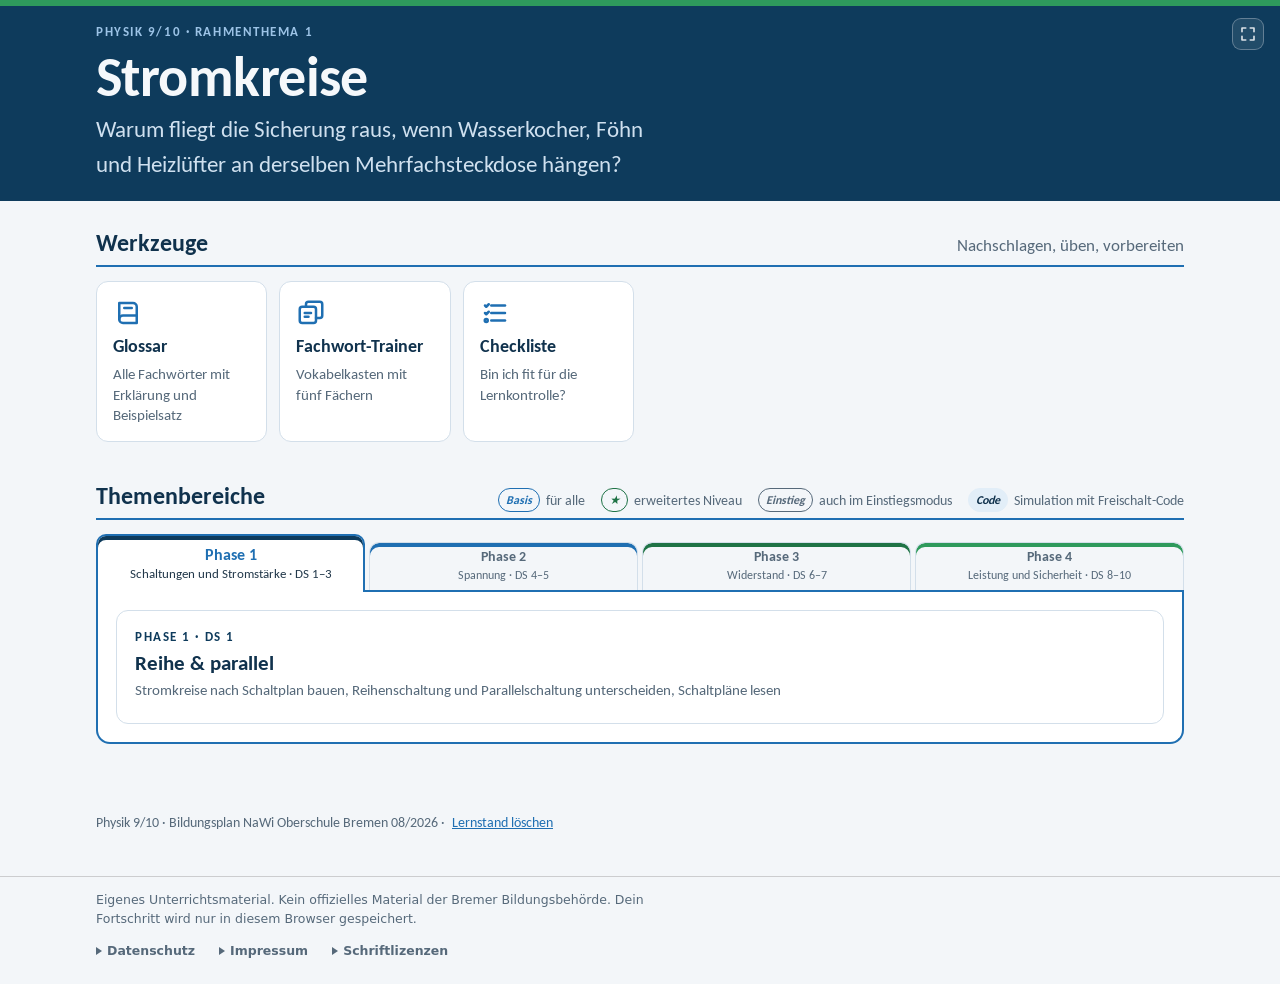
<file: index.html>
<!doctype html>
<html lang="de">
<head>
<meta charset="utf-8">
<meta name="robots" content="noindex, nofollow, noarchive">
<meta name="viewport" content="width=device-width, initial-scale=1, viewport-fit=cover">
<title>Stromkreise · Physik 9/10</title>
<meta name="claude:viewport-fit-sides" content="cover">
<meta name="description" content="Lernseite zur Reihe Stromkreise, Physik 9/10: Übungen, Trainer und Simulationen.">
<link rel="stylesheet" href="assets/style.css">
</head>
<body>
<header class="band">
  <div class="wrap">
    <div class="eyebrow" id="kopf"></div>
    <h1 id="titel"></h1>
    <p class="lead" id="leitfrage"></p>
  </div>
</header>

<main class="wrap">
  <section aria-labelledby="h-werkzeuge">
    <div class="sec-head"><h2 id="h-werkzeuge">Werkzeuge</h2><span class="muted">Nachschlagen, üben, vorbereiten</span></div>
    <div class="tools" id="werkzeuge"></div>
  </section>

  <section aria-labelledby="h-bereiche">
    <div class="sec-head">
      <h2 id="h-bereiche">Themenbereiche</h2>
      <div class="legend">
        <span><i class="tag">Basis</i> für alle</span>
        <span><i class="tag star">★</i> erweitertes Niveau</span>
        <span><i class="tag ein">Einstieg</i> auch im Einstiegsmodus</span>
        <span><i class="tag lock">Code</i> Simulation mit Freischalt-Code</span>
      </div>
    </div>
    <div>
      <div class="reiter" role="tablist" aria-label="Phasen der Reihe" id="phasen" style="--n:4"></div>
      <div class="mappe" role="tabpanel" id="bereich-mappe"><div class="areas" id="bereiche"></div></div>
    </div>
  </section>
</main>

<section class="wrap" aria-label="Lernstand" style="padding-block:8px 0;font-size:14px;color:var(--muted)">Physik 9/10 · Bildungsplan NaWi Oberschule Bremen 08/2026 · <button class="linkbtn" id="reset" type="button">Lernstand löschen</button>
      <span id="reset-ask" hidden> Wirklich alles löschen?
        <button class="linkbtn" id="reset-yes" type="button">Ja, löschen</button>
        <button class="linkbtn" id="reset-no" type="button">Abbrechen</button></span>
      <span id="reset-done" hidden> Gelöscht.</span></section>

<script src="data/site.js"></script>
<script src="assets/app.js"></script>
<script>
(function () {
  var S = window.SITE, A = window.App, $ = function (id) { return document.getElementById(id); };
  $('kopf').textContent = S.fach + ' · ' + S.rahmen;
  $('titel').textContent = S.titel;
  $('leitfrage').textContent = S.leitfrage;


  $('werkzeuge').innerHTML = S.werkzeuge.map(function (w) {
    var inner = A.icon(w.id) + '<h3>' + A.esc(w.titel) + '</h3><p>' + A.esc(w.text) + '</p>' + (w.href ? '' : '<span class="tag soon" style="align-self:flex-start">in Arbeit</span>');
    return w.href ? '<a class="tool" href="' + w.href + '">' + inner + '</a>' : '<div class="tool soon">' + inner + '</div>';
  }).join('');

  var DONE = A.load('uebungen-status', {});
  var PC = { 1: 'var(--p1)', 2: 'var(--p2)', 3: 'var(--p3)', 4: 'var(--p4)' };
  function tags(it) {
    var t = [];
    if (it.n === 'basis' || it.n === 'beide') t.push('<span class="tag">Basis</span>');
    if (it.n === 'stern' || it.n === 'beide') t.push('<span class="tag star" title="erweitertes Niveau">★</span>');
    if (it.ein) t.push('<span class="tag ein">Einstieg</span>');
    if (it.lock) t.push('<span class="tag lock">Code</span>');
    if (it.open) t.push('<span class="tag open">frei</span>');
    if (!it.href) t.push('<span class="tag soon">in Arbeit</span>');
    var m = /^uebung\.html#(.+)$/.exec(it.href || ''); if (m && DONE[m[1]] === 100) t.push('<span class="tag open">✓ geschafft</span>');
    return '<span class="tags">' + t.join('') + '</span>';
  }
  /* Themenbereiche als Mappe mit Phasen-Reitern; die zuletzt gewählte Phase bleibt im Browser gemerkt */
  var phase = A.load('phase-reiter', 1);
  function zeige(n) {
    phase = n; A.save('phase-reiter', n);
    $('phasen').innerHTML = S.phasen.map(function (p) {
      return '<button type="button" role="tab" data-p="' + p.n + '" aria-controls="bereich-mappe" aria-selected="' + (p.n === n) + '" style="--pc:var(--p' + p.n + ')">Phase ' + p.n +
        '<small>' + A.esc(p.name) + ' · ' + p.ds + '</small></button>';
    }).join('');
    var bs = S.bereiche.filter(function (b) { return b.phase === n; });
    /* Die Seite wächst mit dem Unterricht: Phasen ohne Inhalte zeigen nur einen Hinweis */
    $('bereiche').innerHTML = bs.length ? bs.map(area).join('') : '<p style="color:var(--muted);padding:18px 4px;margin:0">Kommt später im Unterricht.</p>';
  }
  $('phasen').addEventListener('click', function (e) { var b = e.target.closest('button'); if (b) zeige(+b.dataset.p); });
  function area(b) {
    var list = b.items.map(function (it) {
      var ic = it.lock ? A.icon('lock') : A.icon(it.typ);
      var body = ic + '<span class="t">' + A.fmt(it.titel) + '<span class="k">' + A.fmt(it.kurz) + '</span></span>' + tags(it);
      var ext = it.typ === 'extern' ? ' target="_blank" rel="noopener"' : '';
      return '<li>' + (it.href ? '<a class="item" href="' + it.href + '"' + ext + '>' + body + '</a>' : '<div class="item soon">' + body + '</div>') + '</li>';
    }).join('');
    return '<article class="area" style="--pc:' + PC[b.phase] + '"><div class="area-head"><div class="eyebrow">Phase ' + b.phase + ' · ' + b.ds +
      '</div><h3>' + A.esc(b.titel) + '</h3><p>' + A.esc(b.text) + '</p></div><ul class="area-list">' + list + '</ul></article>';
  }
  zeige(phase);

  $('reset').onclick = function () { $('reset-ask').hidden = false; $('reset').hidden = true; };
  $('reset-no').onclick = function () { $('reset-ask').hidden = true; $('reset').hidden = false; };
  $('reset-yes').onclick = function () { A.clearAll(); $('reset-ask').hidden = true; $('reset-done').hidden = false; };
})();
</script>

<!-- STANDARDS.md Abschnitt 4: Seitenfuß -->
<style>
.stdfuss{display:block;clear:both;margin:32px 0 0;padding:14px max(16px,env(safe-area-inset-right,0px)) calc(18px + env(safe-area-inset-bottom,0px)) max(16px,env(safe-area-inset-left,0px));border-top:1px solid rgba(128,128,128,.35);font:12.5px/1.45 system-ui,-apple-system,"Segoe UI",Roboto,sans-serif;color:inherit;text-align:left;position:relative;z-index:1}
.stdfuss *{box-sizing:border-box}
.stdfuss p{margin:0 0 8px;max-width:72ch}
.stdfuss .stdfuss-row{display:flex;flex-wrap:wrap;gap:0 24px;align-items:center}
.stdfuss .stdfuss-row button{font:inherit;font-weight:700;color:inherit;background:none;border:0;padding:5px 0;min-height:30px;cursor:pointer;display:inline-flex;align-items:center;gap:5px}
.stdfuss .stdfuss-row button::before{content:"";border:4.5px solid transparent;border-left:6px solid currentColor;border-right:0;transition:transform .15s}
.stdfuss .stdfuss-row button[aria-expanded="true"]::before{transform:rotate(90deg)}
.stdfuss .stdfuss-row button[aria-expanded="true"]{text-decoration:underline;text-underline-offset:3px}
.stdfuss .stdfuss-panel{max-width:72ch;margin-top:4px}
.stdfuss .stdfuss-panel[hidden]{display:none}
.stdfuss ul{margin:4px 0 8px;padding-left:20px}
.stdfuss li{margin:3px 0}
.stdfuss a{color:inherit;text-decoration:underline}
.stdfuss .stdfuss-hint{opacity:.75;font-size:12px}
</style>
<footer class="stdfuss" lang="de">
<p>Eigenes Unterrichtsmaterial. Kein offizielles Material der Bremer Bildungsbehörde. Dein Fortschritt wird nur in diesem Browser gespeichert.</p>
<div class="stdfuss-row">
<button type="button" aria-expanded="false" aria-controls="stdfuss-p1">Datenschutz</button>
<button type="button" aria-expanded="false" aria-controls="stdfuss-p2">Impressum</button>
<button type="button" aria-expanded="false" aria-controls="stdfuss-p3">Schriftlizenzen</button>
</div>
<div class="stdfuss-panel" id="stdfuss-p1" hidden>
<ul>
<li><b>Keine Datensammlung:</b> Diese Seite erhebt keine personenbezogenen Daten. Keine Anmeldung, keine Cookies, kein Tracking, keine Formulare, die Daten verschicken.</li>
<li><b>Speicherung nur im Browser:</b> Fortschritt und Eingaben werden höchstens im Speicher deines Browsers auf diesem Gerät abgelegt (localStorage) und nicht übertragen. Du kannst sie in den Einstellungen deines Browsers löschen.</li>
<li><b>Hosting:</b> Die Seite liegt bei GitHub Pages (GitHub, Inc., USA). GitHub verarbeitet beim Aufruf technisch notwendige Daten wie deine IP-Adresse. <a href="https://docs.github.com/de/site-policy/privacy-policies/github-general-privacy-statement" target="_blank" rel="noopener">Datenschutzerklärung von GitHub</a></li>
<li><b>Nichts von fremden Servern:</b> Schriften, Skripte und Bilder werden von dieser Seite selbst geladen.</li>
<li><b>Deine Rechte:</b> Nach der DSGVO hast du das Recht auf Auskunft, Berichtigung, Löschung und Einschränkung der Verarbeitung sowie auf Beschwerde bei einer Datenschutz-Aufsichtsbehörde.</li>
<li><b>Verantwortlich:</b> siehe Impressum.</li>
<li><b>Datenschutzbeauftragter:</b> datenschutz nord GmbH, Konsul-Smidt-Straße 88, 28217 Bremen, office@datenschutz-nord.de</li>
</ul> <a href="datenschutz.html">Ausführliche Fassung</a>
</div>
<div class="stdfuss-panel" id="stdfuss-p2" hidden>
<p><b>Oberschule an der Hermannsburg</b><br>Hermannsburg 32f<br>28259 Bremen<br>E-Mail: 505@schule.bremen.de</p>
<p>Vertreten durch den Schulleiter Achim Kaschub</p>
</div>
<div class="stdfuss-panel" id="stdfuss-p3" hidden>
<p>Alle Schriften werden von dieser Seite selbst geladen, ohne Verbindung zu Google oder anderen Schriftdiensten. Sie stehen unter der SIL Open Font License 1.1 und wurden nicht verändert.</p>
<ul><li><b>Carlito</b> – Copyright 2013 The Carlito Project Authors, with Reserved Font Name &quot;Carlito&quot;</li><li><b>Big Shoulders Display</b> – Copyright 2019 The Big Shoulders Project Authors</li><li><b>Big Shoulders Stencil Display</b> – Copyright 2019 The Big Shoulders Project Authors</li><li><b>IBM Plex Sans</b> – Copyright © 2017 IBM Corp. with Reserved Font Name &quot;Plex&quot;</li><li><b>IBM Plex Mono</b> – Copyright © 2017 IBM Corp. with Reserved Font Name &quot;Plex&quot;</li><li><b>Barlow Condensed</b> – Copyright 2017 The Barlow Project Authors</li><li><b>JetBrains Mono</b> – Copyright 2020 The JetBrains Mono Project Authors</li><li><b>Source Sans 3</b> – Copyright 2010-2024 Adobe, with Reserved Font Name &#x27;Source&#x27;. All Rights Reserved. Source is a trademark of Adobe in the United States and/or other countries.</li></ul>
<a href="assets/fonts/LIZENZEN.txt" target="_blank" rel="noopener">Vollständiger Lizenztext</a> (öffnet in neuem Tab)
</div>
<noscript><style>.stdfuss .stdfuss-panel[hidden]{display:block}.stdfuss .stdfuss-row{display:none}</style></noscript>
<script>(function(){var b=document.querySelectorAll('.stdfuss-row button');b.forEach(function(x){x.addEventListener('click',function(){var on=x.getAttribute('aria-expanded')!=='true';b.forEach(function(y){y.setAttribute('aria-expanded','false');document.getElementById(y.getAttribute('aria-controls')).hidden=true;});if(on){x.setAttribute('aria-expanded','true');document.getElementById(x.getAttribute('aria-controls')).hidden=false;}});});})();</script>
</footer>
<script src="assets/vollbild.js"></script>
</body>
</html>
</file>
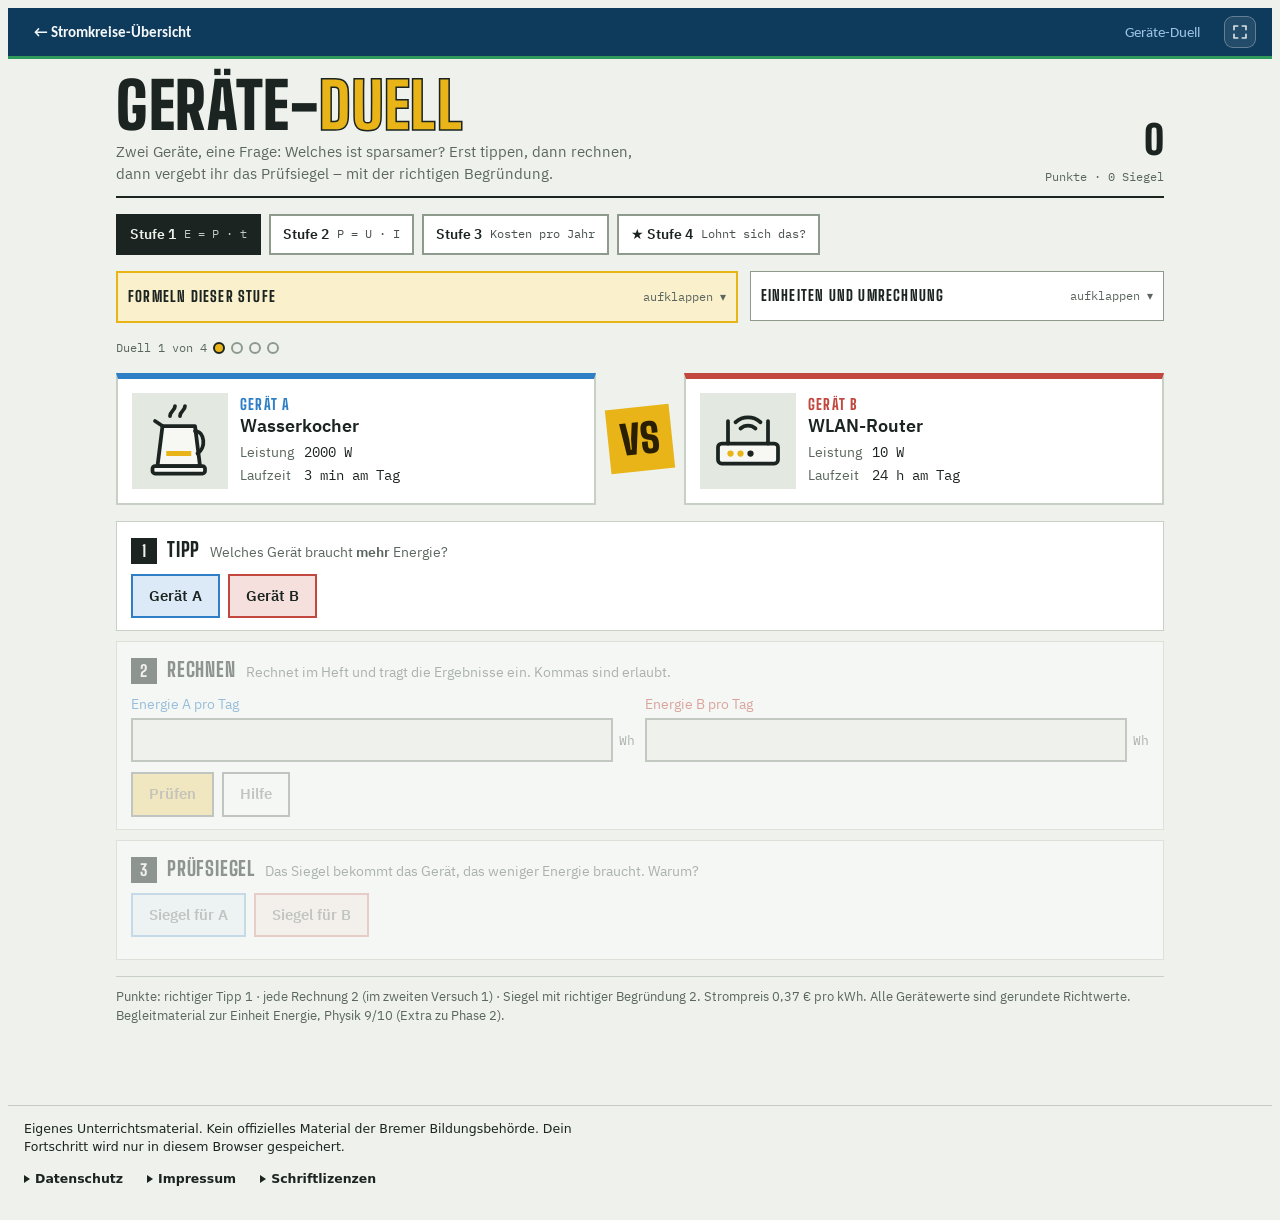
<file: qr/d5wy/index.html>
<!doctype html>
<html lang="de">
<head>
<meta charset="utf-8">
<meta name="robots" content="noindex, nofollow, noarchive">
<meta name="viewport" content="width=device-width, initial-scale=1, viewport-fit=cover">
<title>Weiterleitung</title>
<meta http-equiv="refresh" content="0; url=../../sim/geraete-duell.html">
<link rel="stylesheet" href="../../assets/style.css">
<script>location.replace('../../sim/geraete-duell.html');</script>
</head>
<body>
<main class="wrap" style="padding-block:24px"><p>Weiter zu <a href="../../sim/geraete-duell.html">Geräte-Duell</a> …</p></main>
<!-- STANDARDS.md Abschnitt 4: Seitenfuß -->
<style>
.stdfuss{display:block;clear:both;margin:32px 0 0;padding:14px max(16px,env(safe-area-inset-right,0px)) calc(18px + env(safe-area-inset-bottom,0px)) max(16px,env(safe-area-inset-left,0px));border-top:1px solid rgba(128,128,128,.35);font:12.5px/1.45 system-ui,-apple-system,"Segoe UI",Roboto,sans-serif;color:inherit;text-align:left;position:relative;z-index:1}
.stdfuss *{box-sizing:border-box}
.stdfuss p{margin:0 0 8px;max-width:72ch}
.stdfuss .stdfuss-row{display:flex;flex-wrap:wrap;gap:0 24px;align-items:center}
.stdfuss .stdfuss-row button{font:inherit;font-weight:700;color:inherit;background:none;border:0;padding:5px 0;min-height:30px;cursor:pointer;display:inline-flex;align-items:center;gap:5px}
.stdfuss .stdfuss-row button::before{content:"";border:4.5px solid transparent;border-left:6px solid currentColor;border-right:0;transition:transform .15s}
.stdfuss .stdfuss-row button[aria-expanded="true"]::before{transform:rotate(90deg)}
.stdfuss .stdfuss-row button[aria-expanded="true"]{text-decoration:underline;text-underline-offset:3px}
.stdfuss .stdfuss-panel{max-width:72ch;margin-top:4px}
.stdfuss .stdfuss-panel[hidden]{display:none}
.stdfuss ul{margin:4px 0 8px;padding-left:20px}
.stdfuss li{margin:3px 0}
.stdfuss a{color:inherit;text-decoration:underline}
.stdfuss .stdfuss-hint{opacity:.75;font-size:12px}
</style>
<footer class="stdfuss" lang="de">
<p>Eigenes Unterrichtsmaterial. Kein offizielles Material der Bremer Bildungsbehörde. Dein Fortschritt wird nur in diesem Browser gespeichert.</p>
<div class="stdfuss-row">
<button type="button" aria-expanded="false" aria-controls="stdfuss-p1">Datenschutz</button>
<button type="button" aria-expanded="false" aria-controls="stdfuss-p2">Impressum</button>
<button type="button" aria-expanded="false" aria-controls="stdfuss-p3">Schriftlizenzen</button>
</div>
<div class="stdfuss-panel" id="stdfuss-p1" hidden>
<ul>
<li><b>Keine Datensammlung:</b> Diese Seite erhebt keine personenbezogenen Daten. Keine Anmeldung, keine Cookies, kein Tracking, keine Formulare, die Daten verschicken.</li>
<li><b>Speicherung nur im Browser:</b> Fortschritt und Eingaben werden höchstens im Speicher deines Browsers auf diesem Gerät abgelegt (localStorage) und nicht übertragen. Du kannst sie in den Einstellungen deines Browsers löschen.</li>
<li><b>Hosting:</b> Die Seite liegt bei GitHub Pages (GitHub, Inc., USA). GitHub verarbeitet beim Aufruf technisch notwendige Daten wie deine IP-Adresse. <a href="https://docs.github.com/de/site-policy/privacy-policies/github-general-privacy-statement" target="_blank" rel="noopener">Datenschutzerklärung von GitHub</a></li>
<li><b>Nichts von fremden Servern:</b> Schriften, Skripte und Bilder werden von dieser Seite selbst geladen.</li>
<li><b>Deine Rechte:</b> Nach der DSGVO hast du das Recht auf Auskunft, Berichtigung, Löschung und Einschränkung der Verarbeitung sowie auf Beschwerde bei einer Datenschutz-Aufsichtsbehörde.</li>
<li><b>Verantwortlich:</b> siehe Impressum.</li>
<li><b>Datenschutzbeauftragter:</b> datenschutz nord GmbH, Konsul-Smidt-Straße 88, 28217 Bremen, office@datenschutz-nord.de</li>
</ul> <a href="../../datenschutz.html">Ausführliche Fassung</a>
</div>
<div class="stdfuss-panel" id="stdfuss-p2" hidden>
<p><b>Oberschule an der Hermannsburg</b><br>Hermannsburg 32f<br>28259 Bremen<br>E-Mail: 505@schule.bremen.de</p>
<p>Vertreten durch den Schulleiter Achim Kaschub</p>
</div>
<div class="stdfuss-panel" id="stdfuss-p3" hidden>
<p>Alle Schriften werden von dieser Seite selbst geladen, ohne Verbindung zu Google oder anderen Schriftdiensten. Sie stehen unter der SIL Open Font License 1.1 und wurden nicht verändert.</p>
<ul><li><b>Carlito</b> – Copyright 2013 The Carlito Project Authors, with Reserved Font Name &quot;Carlito&quot;</li><li><b>Big Shoulders Display</b> – Copyright 2019 The Big Shoulders Project Authors</li><li><b>Big Shoulders Stencil Display</b> – Copyright 2019 The Big Shoulders Project Authors</li><li><b>IBM Plex Sans</b> – Copyright © 2017 IBM Corp. with Reserved Font Name &quot;Plex&quot;</li><li><b>IBM Plex Mono</b> – Copyright © 2017 IBM Corp. with Reserved Font Name &quot;Plex&quot;</li><li><b>Barlow Condensed</b> – Copyright 2017 The Barlow Project Authors</li><li><b>JetBrains Mono</b> – Copyright 2020 The JetBrains Mono Project Authors</li><li><b>Source Sans 3</b> – Copyright 2010-2024 Adobe, with Reserved Font Name &#x27;Source&#x27;. All Rights Reserved. Source is a trademark of Adobe in the United States and/or other countries.</li></ul>
<a href="../../assets/fonts/LIZENZEN.txt" target="_blank" rel="noopener">Vollständiger Lizenztext</a> (öffnet in neuem Tab)
</div>
<noscript><style>.stdfuss .stdfuss-panel[hidden]{display:block}.stdfuss .stdfuss-row{display:none}</style></noscript>
<script>(function(){var b=document.querySelectorAll('.stdfuss-row button');b.forEach(function(x){x.addEventListener('click',function(){var on=x.getAttribute('aria-expanded')!=='true';b.forEach(function(y){y.setAttribute('aria-expanded','false');document.getElementById(y.getAttribute('aria-controls')).hidden=true;});if(on){x.setAttribute('aria-expanded','true');document.getElementById(x.getAttribute('aria-controls')).hidden=false;}});});})();</script>
</footer>
</body>
</html>
</file>
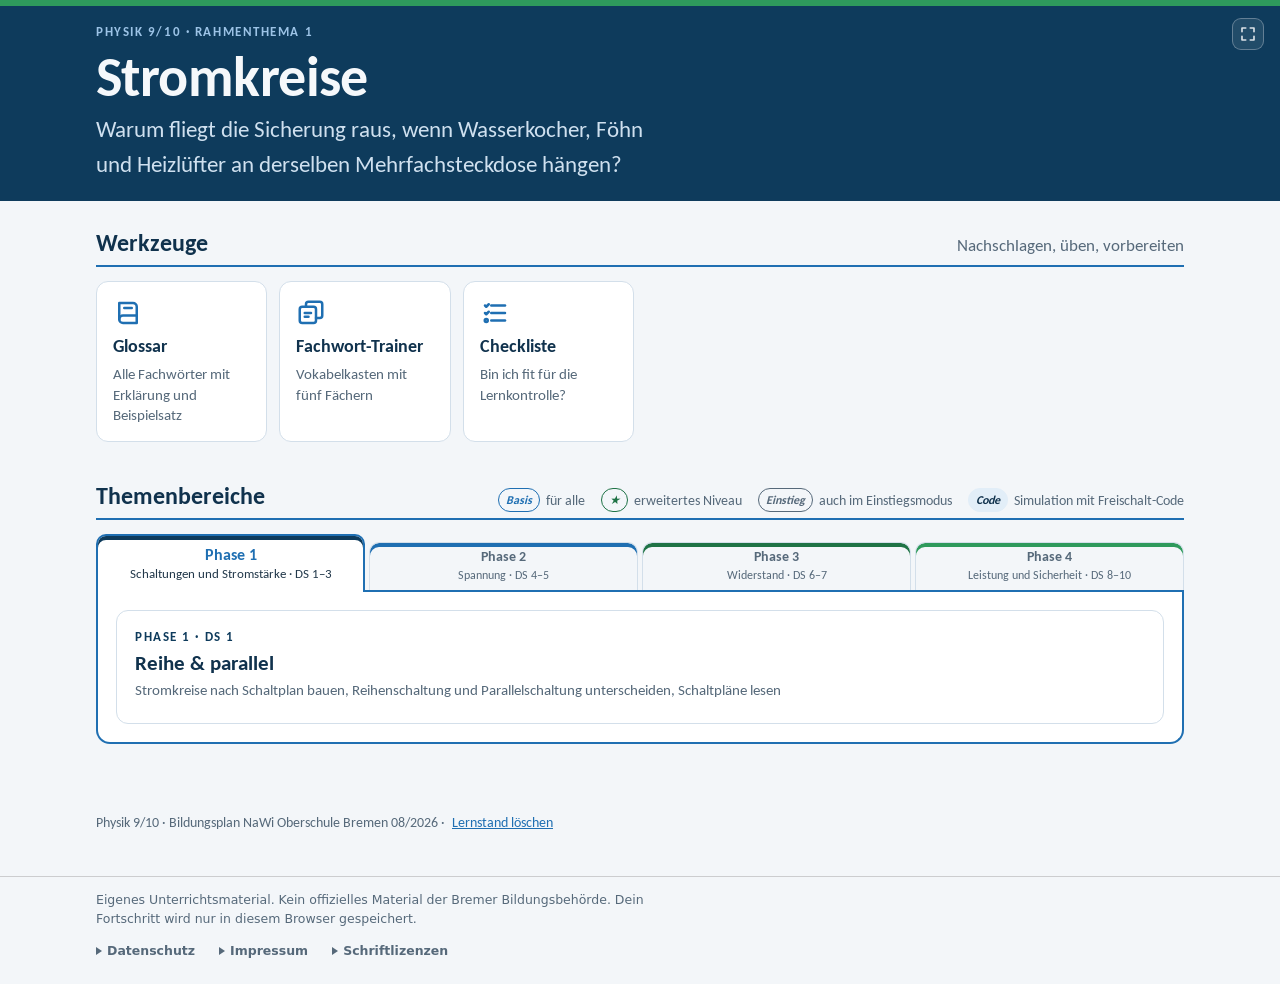
<file: qr/t749/index.html>
<!doctype html>
<html lang="de">
<head>
<meta charset="utf-8">
<meta name="robots" content="noindex, nofollow, noarchive">
<meta name="viewport" content="width=device-width, initial-scale=1, viewport-fit=cover">
<title>Weiterleitung</title>
<meta http-equiv="refresh" content="0; url=../../">
<link rel="stylesheet" href="../../assets/style.css">
<script>location.replace('../../');</script>
</head>
<body>
<main class="wrap" style="padding-block:24px"><p>Weiter zu <a href="../../">Lernseite Stromkreise</a> …</p></main>
<!-- STANDARDS.md Abschnitt 4: Seitenfuß -->
<style>
.stdfuss{display:block;clear:both;margin:32px 0 0;padding:14px max(16px,env(safe-area-inset-right,0px)) calc(18px + env(safe-area-inset-bottom,0px)) max(16px,env(safe-area-inset-left,0px));border-top:1px solid rgba(128,128,128,.35);font:12.5px/1.45 system-ui,-apple-system,"Segoe UI",Roboto,sans-serif;color:inherit;text-align:left;position:relative;z-index:1}
.stdfuss *{box-sizing:border-box}
.stdfuss p{margin:0 0 8px;max-width:72ch}
.stdfuss .stdfuss-row{display:flex;flex-wrap:wrap;gap:0 24px;align-items:center}
.stdfuss .stdfuss-row button{font:inherit;font-weight:700;color:inherit;background:none;border:0;padding:5px 0;min-height:30px;cursor:pointer;display:inline-flex;align-items:center;gap:5px}
.stdfuss .stdfuss-row button::before{content:"";border:4.5px solid transparent;border-left:6px solid currentColor;border-right:0;transition:transform .15s}
.stdfuss .stdfuss-row button[aria-expanded="true"]::before{transform:rotate(90deg)}
.stdfuss .stdfuss-row button[aria-expanded="true"]{text-decoration:underline;text-underline-offset:3px}
.stdfuss .stdfuss-panel{max-width:72ch;margin-top:4px}
.stdfuss .stdfuss-panel[hidden]{display:none}
.stdfuss ul{margin:4px 0 8px;padding-left:20px}
.stdfuss li{margin:3px 0}
.stdfuss a{color:inherit;text-decoration:underline}
.stdfuss .stdfuss-hint{opacity:.75;font-size:12px}
</style>
<footer class="stdfuss" lang="de">
<p>Eigenes Unterrichtsmaterial. Kein offizielles Material der Bremer Bildungsbehörde. Dein Fortschritt wird nur in diesem Browser gespeichert.</p>
<div class="stdfuss-row">
<button type="button" aria-expanded="false" aria-controls="stdfuss-p1">Datenschutz</button>
<button type="button" aria-expanded="false" aria-controls="stdfuss-p2">Impressum</button>
<button type="button" aria-expanded="false" aria-controls="stdfuss-p3">Schriftlizenzen</button>
</div>
<div class="stdfuss-panel" id="stdfuss-p1" hidden>
<ul>
<li><b>Keine Datensammlung:</b> Diese Seite erhebt keine personenbezogenen Daten. Keine Anmeldung, keine Cookies, kein Tracking, keine Formulare, die Daten verschicken.</li>
<li><b>Speicherung nur im Browser:</b> Fortschritt und Eingaben werden höchstens im Speicher deines Browsers auf diesem Gerät abgelegt (localStorage) und nicht übertragen. Du kannst sie in den Einstellungen deines Browsers löschen.</li>
<li><b>Hosting:</b> Die Seite liegt bei GitHub Pages (GitHub, Inc., USA). GitHub verarbeitet beim Aufruf technisch notwendige Daten wie deine IP-Adresse. <a href="https://docs.github.com/de/site-policy/privacy-policies/github-general-privacy-statement" target="_blank" rel="noopener">Datenschutzerklärung von GitHub</a></li>
<li><b>Nichts von fremden Servern:</b> Schriften, Skripte und Bilder werden von dieser Seite selbst geladen.</li>
<li><b>Deine Rechte:</b> Nach der DSGVO hast du das Recht auf Auskunft, Berichtigung, Löschung und Einschränkung der Verarbeitung sowie auf Beschwerde bei einer Datenschutz-Aufsichtsbehörde.</li>
<li><b>Verantwortlich:</b> siehe Impressum.</li>
<li><b>Datenschutzbeauftragter:</b> datenschutz nord GmbH, Konsul-Smidt-Straße 88, 28217 Bremen, office@datenschutz-nord.de</li>
</ul> <a href="../../datenschutz.html">Ausführliche Fassung</a>
</div>
<div class="stdfuss-panel" id="stdfuss-p2" hidden>
<p><b>Oberschule an der Hermannsburg</b><br>Hermannsburg 32f<br>28259 Bremen<br>E-Mail: 505@schule.bremen.de</p>
<p>Vertreten durch den Schulleiter Achim Kaschub</p>
</div>
<div class="stdfuss-panel" id="stdfuss-p3" hidden>
<p>Alle Schriften werden von dieser Seite selbst geladen, ohne Verbindung zu Google oder anderen Schriftdiensten. Sie stehen unter der SIL Open Font License 1.1 und wurden nicht verändert.</p>
<ul><li><b>Carlito</b> – Copyright 2013 The Carlito Project Authors, with Reserved Font Name &quot;Carlito&quot;</li><li><b>Big Shoulders Display</b> – Copyright 2019 The Big Shoulders Project Authors</li><li><b>Big Shoulders Stencil Display</b> – Copyright 2019 The Big Shoulders Project Authors</li><li><b>IBM Plex Sans</b> – Copyright © 2017 IBM Corp. with Reserved Font Name &quot;Plex&quot;</li><li><b>IBM Plex Mono</b> – Copyright © 2017 IBM Corp. with Reserved Font Name &quot;Plex&quot;</li><li><b>Barlow Condensed</b> – Copyright 2017 The Barlow Project Authors</li><li><b>JetBrains Mono</b> – Copyright 2020 The JetBrains Mono Project Authors</li><li><b>Source Sans 3</b> – Copyright 2010-2024 Adobe, with Reserved Font Name &#x27;Source&#x27;. All Rights Reserved. Source is a trademark of Adobe in the United States and/or other countries.</li></ul>
<a href="../../assets/fonts/LIZENZEN.txt" target="_blank" rel="noopener">Vollständiger Lizenztext</a> (öffnet in neuem Tab)
</div>
<noscript><style>.stdfuss .stdfuss-panel[hidden]{display:block}.stdfuss .stdfuss-row{display:none}</style></noscript>
<script>(function(){var b=document.querySelectorAll('.stdfuss-row button');b.forEach(function(x){x.addEventListener('click',function(){var on=x.getAttribute('aria-expanded')!=='true';b.forEach(function(y){y.setAttribute('aria-expanded','false');document.getElementById(y.getAttribute('aria-controls')).hidden=true;});if(on){x.setAttribute('aria-expanded','true');document.getElementById(x.getAttribute('aria-controls')).hidden=false;}});});})();</script>
</footer>
</body>
</html>
</file>
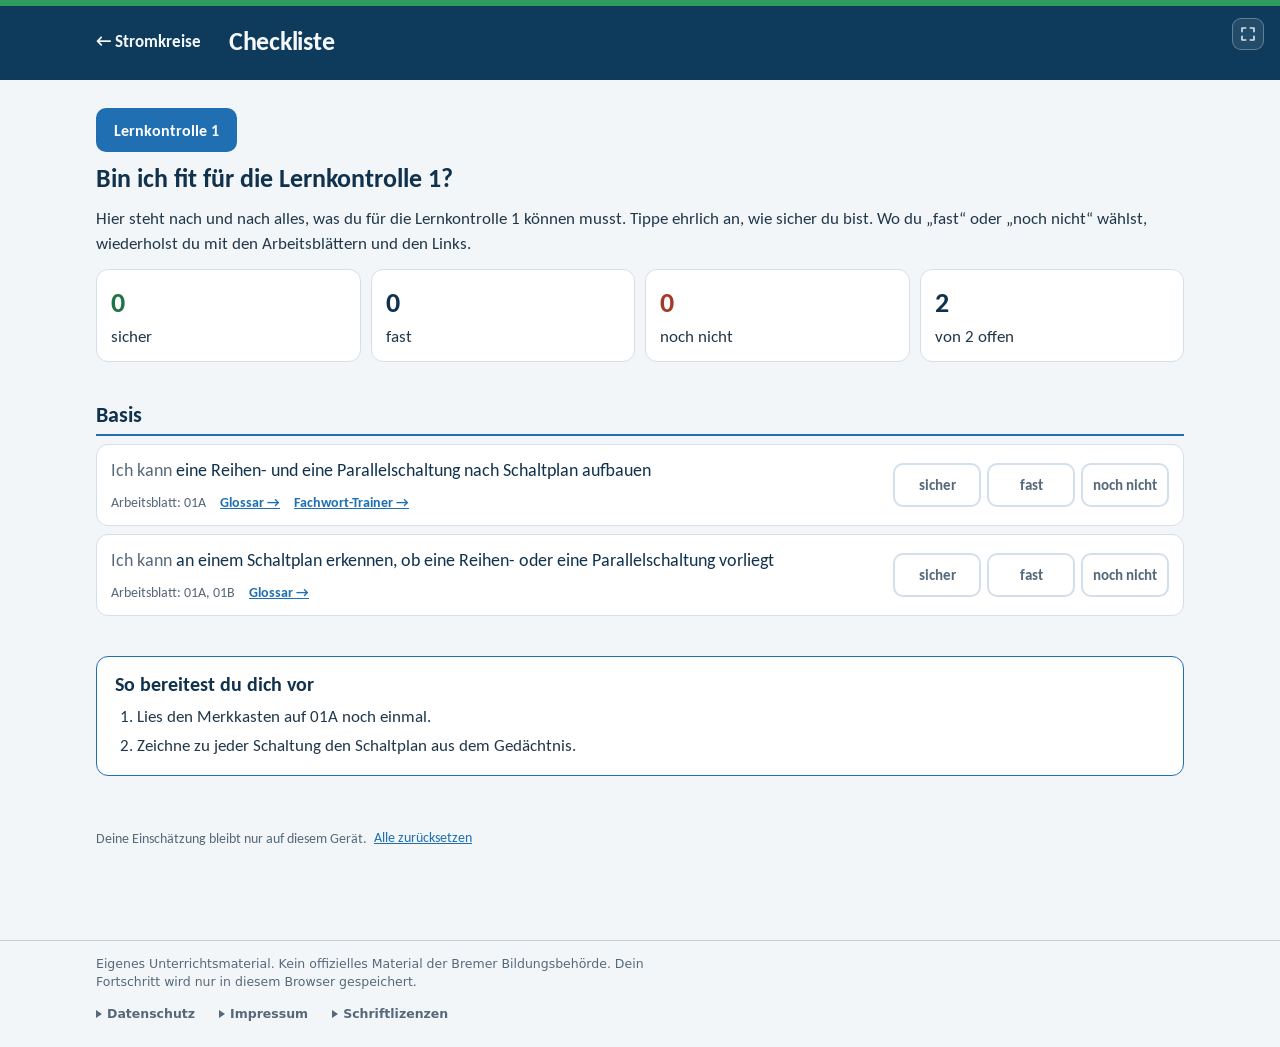
<file: checkliste.html>
<!doctype html>
<html lang="de">
<head>
<meta charset="utf-8">
<meta name="robots" content="noindex, nofollow, noarchive">
<meta name="viewport" content="width=device-width, initial-scale=1, viewport-fit=cover">
<title>Checkliste · Stromkreise</title>
<meta name="claude:viewport-fit-sides" content="cover">
<link rel="stylesheet" href="assets/style.css">
<style>
  .sum { display: flex; gap: 10px; flex-wrap: wrap; }
  .sum div { flex: 1 1 140px; background: var(--surface); border: 1px solid var(--line); border-radius: 12px; padding: 12px 14px; }
  .sum b { display: block; font-size: 28px; color: var(--ink); font-variant-numeric: tabular-nums; }
  .sum .s1 b { color: var(--green-d); } .sum .s3 b { color: var(--bad); }
  .group { display: flex; flex-direction: column; gap: 8px; }
  .group h2 { font-size: 22px; padding-bottom: 6px; border-bottom: 2px solid var(--blue); display: flex; justify-content: space-between; gap: 10px; flex-wrap: wrap; align-items: baseline; }
  .group.star h2 { border-color: var(--green); color: var(--green-d); }
  .group h2 span { font-size: 14px; font-weight: 400; color: var(--muted); }
  .row { background: var(--surface); border: 1px solid var(--line); border-radius: 12px; padding: 12px 14px; display: grid; grid-template-columns: minmax(0, 1fr) auto; gap: 8px 16px; align-items: center; }
  @media (max-width: 640px) { .row { grid-template-columns: 1fr; } }
  .row .txt { font-size: 18px; color: var(--ink); }
  .row .txt::before { content: "Ich kann "; color: var(--muted); }
  .row .meta { grid-column: 1; display: flex; gap: 6px 14px; flex-wrap: wrap; font-size: 14px; color: var(--muted); }
  .row .meta a { font-weight: 700; }
  .rate { grid-row: 1 / span 2; grid-column: 2; display: flex; gap: 6px; }
  @media (max-width: 640px) { .rate { grid-row: auto; grid-column: 1; } }
  .rate button { font: 700 15px var(--f-text); min-height: 44px; min-width: 88px; padding: 6px 10px; border-radius: 10px; border: 2px solid var(--line); background: var(--surface); color: var(--muted); cursor: pointer; }
  .rate button[aria-pressed="true"][data-v="1"] { border-color: var(--green-d); background: var(--mint); color: var(--green-d); }
  .rate button[aria-pressed="true"][data-v="2"] { border-color: var(--warn); background: var(--warn-soft); color: var(--warn); }
  .rate button[aria-pressed="true"][data-v="3"] { border-color: var(--bad); background: var(--bad-soft); color: var(--bad); }
  .row.r1 { border-left: 6px solid var(--green-d); } .row.r2 { border-left: 6px solid var(--warn); } .row.r3 { border-left: 6px solid var(--bad); }
  .tips { background: var(--surface); border: 1.5px solid var(--blue); border-radius: 12px; padding: 16px 18px; display: flex; flex-direction: column; gap: 8px; }
  .tips h2 { font-size: 20px; }
  .tabs { display: flex; gap: 6px; flex-wrap: wrap; }
  .tabs a { font: 700 16px var(--f-text); text-decoration: none; padding: 10px 16px; border-radius: 10px; min-height: 44px; display: inline-flex; align-items: center; border: 2px solid var(--line); color: var(--text); background: var(--surface); }
  .tabs a[aria-current="page"] { border-color: var(--blue); background: var(--blue); color: #fff; }
  @media (prefers-color-scheme: dark) { :root:not([data-theme="light"]) .tabs a[aria-current="page"] { color: #0B1824; } }
  :root[data-theme="dark"] .tabs a[aria-current="page"] { color: #0B1824; }
  .tips ol { margin: 0; padding-left: 22px; display: flex; flex-direction: column; gap: 4px; }
</style>
</head>
<body>
<header class="band band-mini"><div class="wrap"><a class="back" href="./">← Stromkreise</a><h1>Checkliste</h1></div></header>
<main class="wrap">
  <section class="page-intro"><nav class="tabs" id="tabs" aria-label="Prüfung wählen"></nav><h2 id="titel" style="font-size:26px"></h2><p id="info"></p><div class="sum" id="sum"></div></section>
  <div id="gruppen" style="display:flex;flex-direction:column;gap:28px"></div>
  <section class="tips" aria-labelledby="h-tipps"><h2 id="h-tipps">So bereitest du dich vor</h2><ol id="tipps"></ol>
    <p><a id="trainlink" href="test-training/index.html">Zu „Fit für die Lernkontrolle“ mit Beispielaufgaben →</a></p></section>
  <p class="muted" style="font-size:14px">Deine Einschätzung bleibt nur auf diesem Gerät. <button class="linkbtn" id="reset" type="button">Alle zurücksetzen</button></p>
</main>
<script src="data/site.js"></script>
<script src="data/checkliste.js"></script>
<script src="assets/app.js"></script>
<script>
(function () {
  var A = window.App, ALL = window.CHECKLISTEN, $ = function (id) { return document.getElementById(id); };
  var ALT = { kurztest: 'lk1', klassenarbeit: 'lk2' };
  var key = location.hash.slice(1); key = ALT[key] || key; if (!ALL[key]) key = 'lk1';
  var C = ALL[key];
  var LBL = { 1: 'sicher', 2: 'fast', 3: 'noch nicht' };
  var st = A.load('checkliste', {});
  function render() {
    C = ALL[key];
    $('tabs').innerHTML = Object.keys(ALL).map(function (k) { return '<a href="#' + k + '"' + (k === key ? ' aria-current="page"' : '') + '>' + A.esc(ALL[k].tab) + '</a>'; }).join('');
    $('titel').textContent = C.titel; $('info').textContent = C.info; $('trainlink').href = C.training || '#'; $('trainlink').parentNode.hidden = !C.training;
    $('tipps').innerHTML = C.tipps.map(function (t) { return '<li>' + A.esc(t) + '</li>'; }).join('');
    $('gruppen').innerHTML = C.gruppen.map(function (g) {
      return '<section class="group' + (g.n === 'stern' ? ' star' : '') + '"><h2>' + A.esc(g.titel) + (g.punkte ? '<span>' + g.punkte + ' Punkte in der Arbeit</span>' : '') + '</h2>' +
        g.items.map(function (it) {
          var v = st[it.id] || 0;
          return '<div class="row' + (v ? ' r' + v : '') + '"><div class="txt">' + A.fmt(it.t) + '</div>' +
            '<div class="rate" role="group" aria-label="Wie sicher bist du?">' + [1, 2, 3].map(function (k) {
              return '<button type="button" data-id="' + it.id + '" data-v="' + k + '" aria-pressed="' + (v === k) + '">' + LBL[k] + '</button>'; }).join('') + '</div>' +
            '<div class="meta"><span>Arbeitsblatt: ' + A.esc(it.ab) + '</span>' + it.links.map(function (l) { return '<a href="' + l[1] + '">' + A.esc(l[0]) + ' →</a>'; }).join('') + '</div></div>';
        }).join('') + '</section>';
    }).join('');
    var c = { 0: 0, 1: 0, 2: 0, 3: 0 }, all = 0;
    C.gruppen.forEach(function (g) { g.items.forEach(function (it) { c[st[it.id] || 0]++; all++; }); });
    $('sum').innerHTML = '<div class="s1"><b>' + c[1] + '</b>sicher</div><div class="s2"><b>' + c[2] + '</b>fast</div><div class="s3"><b>' + c[3] + '</b>noch nicht</div><div><b>' + c[0] + '</b>von ' + all + ' offen</div>';
  }
  $('gruppen').addEventListener('click', function (e) {
    var b = e.target.closest('.rate button'); if (!b) return;
    var v = +b.dataset.v; st[b.dataset.id] = st[b.dataset.id] === v ? 0 : v; A.save('checkliste', st); render();
  });
  $('reset').onclick = function () { C.gruppen.forEach(function (g) { g.items.forEach(function (it) { delete st[it.id]; }); }); A.save('checkliste', st); render(); };
  window.addEventListener('hashchange', function () { var h = location.hash.slice(1); if (ALL[h]) { key = h; render(); window.scrollTo(0, 0); } });
  render();
})();
</script>

<!-- STANDARDS.md Abschnitt 4: Seitenfuß -->
<style>
.stdfuss{display:block;clear:both;margin:32px 0 0;padding:14px max(16px,env(safe-area-inset-right,0px)) calc(18px + env(safe-area-inset-bottom,0px)) max(16px,env(safe-area-inset-left,0px));border-top:1px solid rgba(128,128,128,.35);font:12.5px/1.45 system-ui,-apple-system,"Segoe UI",Roboto,sans-serif;color:inherit;text-align:left;position:relative;z-index:1}
.stdfuss *{box-sizing:border-box}
.stdfuss p{margin:0 0 8px;max-width:72ch}
.stdfuss .stdfuss-row{display:flex;flex-wrap:wrap;gap:0 24px;align-items:center}
.stdfuss .stdfuss-row button{font:inherit;font-weight:700;color:inherit;background:none;border:0;padding:5px 0;min-height:30px;cursor:pointer;display:inline-flex;align-items:center;gap:5px}
.stdfuss .stdfuss-row button::before{content:"";border:4.5px solid transparent;border-left:6px solid currentColor;border-right:0;transition:transform .15s}
.stdfuss .stdfuss-row button[aria-expanded="true"]::before{transform:rotate(90deg)}
.stdfuss .stdfuss-row button[aria-expanded="true"]{text-decoration:underline;text-underline-offset:3px}
.stdfuss .stdfuss-panel{max-width:72ch;margin-top:4px}
.stdfuss .stdfuss-panel[hidden]{display:none}
.stdfuss ul{margin:4px 0 8px;padding-left:20px}
.stdfuss li{margin:3px 0}
.stdfuss a{color:inherit;text-decoration:underline}
.stdfuss .stdfuss-hint{opacity:.75;font-size:12px}
</style>
<footer class="stdfuss" lang="de">
<p>Eigenes Unterrichtsmaterial. Kein offizielles Material der Bremer Bildungsbehörde. Dein Fortschritt wird nur in diesem Browser gespeichert.</p>
<div class="stdfuss-row">
<button type="button" aria-expanded="false" aria-controls="stdfuss-p1">Datenschutz</button>
<button type="button" aria-expanded="false" aria-controls="stdfuss-p2">Impressum</button>
<button type="button" aria-expanded="false" aria-controls="stdfuss-p3">Schriftlizenzen</button>
</div>
<div class="stdfuss-panel" id="stdfuss-p1" hidden>
<ul>
<li><b>Keine Datensammlung:</b> Diese Seite erhebt keine personenbezogenen Daten. Keine Anmeldung, keine Cookies, kein Tracking, keine Formulare, die Daten verschicken.</li>
<li><b>Speicherung nur im Browser:</b> Fortschritt und Eingaben werden höchstens im Speicher deines Browsers auf diesem Gerät abgelegt (localStorage) und nicht übertragen. Du kannst sie in den Einstellungen deines Browsers löschen.</li>
<li><b>Hosting:</b> Die Seite liegt bei GitHub Pages (GitHub, Inc., USA). GitHub verarbeitet beim Aufruf technisch notwendige Daten wie deine IP-Adresse. <a href="https://docs.github.com/de/site-policy/privacy-policies/github-general-privacy-statement" target="_blank" rel="noopener">Datenschutzerklärung von GitHub</a></li>
<li><b>Nichts von fremden Servern:</b> Schriften, Skripte und Bilder werden von dieser Seite selbst geladen.</li>
<li><b>Deine Rechte:</b> Nach der DSGVO hast du das Recht auf Auskunft, Berichtigung, Löschung und Einschränkung der Verarbeitung sowie auf Beschwerde bei einer Datenschutz-Aufsichtsbehörde.</li>
<li><b>Verantwortlich:</b> siehe Impressum.</li>
<li><b>Datenschutzbeauftragter:</b> datenschutz nord GmbH, Konsul-Smidt-Straße 88, 28217 Bremen, office@datenschutz-nord.de</li>
</ul> <a href="datenschutz.html">Ausführliche Fassung</a>
</div>
<div class="stdfuss-panel" id="stdfuss-p2" hidden>
<p><b>Oberschule an der Hermannsburg</b><br>Hermannsburg 32f<br>28259 Bremen<br>E-Mail: 505@schule.bremen.de</p>
<p>Vertreten durch den Schulleiter Achim Kaschub</p>
</div>
<div class="stdfuss-panel" id="stdfuss-p3" hidden>
<p>Alle Schriften werden von dieser Seite selbst geladen, ohne Verbindung zu Google oder anderen Schriftdiensten. Sie stehen unter der SIL Open Font License 1.1 und wurden nicht verändert.</p>
<ul><li><b>Carlito</b> – Copyright 2013 The Carlito Project Authors, with Reserved Font Name &quot;Carlito&quot;</li><li><b>Big Shoulders Display</b> – Copyright 2019 The Big Shoulders Project Authors</li><li><b>Big Shoulders Stencil Display</b> – Copyright 2019 The Big Shoulders Project Authors</li><li><b>IBM Plex Sans</b> – Copyright © 2017 IBM Corp. with Reserved Font Name &quot;Plex&quot;</li><li><b>IBM Plex Mono</b> – Copyright © 2017 IBM Corp. with Reserved Font Name &quot;Plex&quot;</li><li><b>Barlow Condensed</b> – Copyright 2017 The Barlow Project Authors</li><li><b>JetBrains Mono</b> – Copyright 2020 The JetBrains Mono Project Authors</li><li><b>Source Sans 3</b> – Copyright 2010-2024 Adobe, with Reserved Font Name &#x27;Source&#x27;. All Rights Reserved. Source is a trademark of Adobe in the United States and/or other countries.</li></ul>
<a href="assets/fonts/LIZENZEN.txt" target="_blank" rel="noopener">Vollständiger Lizenztext</a> (öffnet in neuem Tab)
</div>
<noscript><style>.stdfuss .stdfuss-panel[hidden]{display:block}.stdfuss .stdfuss-row{display:none}</style></noscript>
<script>(function(){var b=document.querySelectorAll('.stdfuss-row button');b.forEach(function(x){x.addEventListener('click',function(){var on=x.getAttribute('aria-expanded')!=='true';b.forEach(function(y){y.setAttribute('aria-expanded','false');document.getElementById(y.getAttribute('aria-controls')).hidden=true;});if(on){x.setAttribute('aria-expanded','true');document.getElementById(x.getAttribute('aria-controls')).hidden=false;}});});})();</script>
</footer>
<script src="assets/vollbild.js"></script>
</body>
</html>
</file>
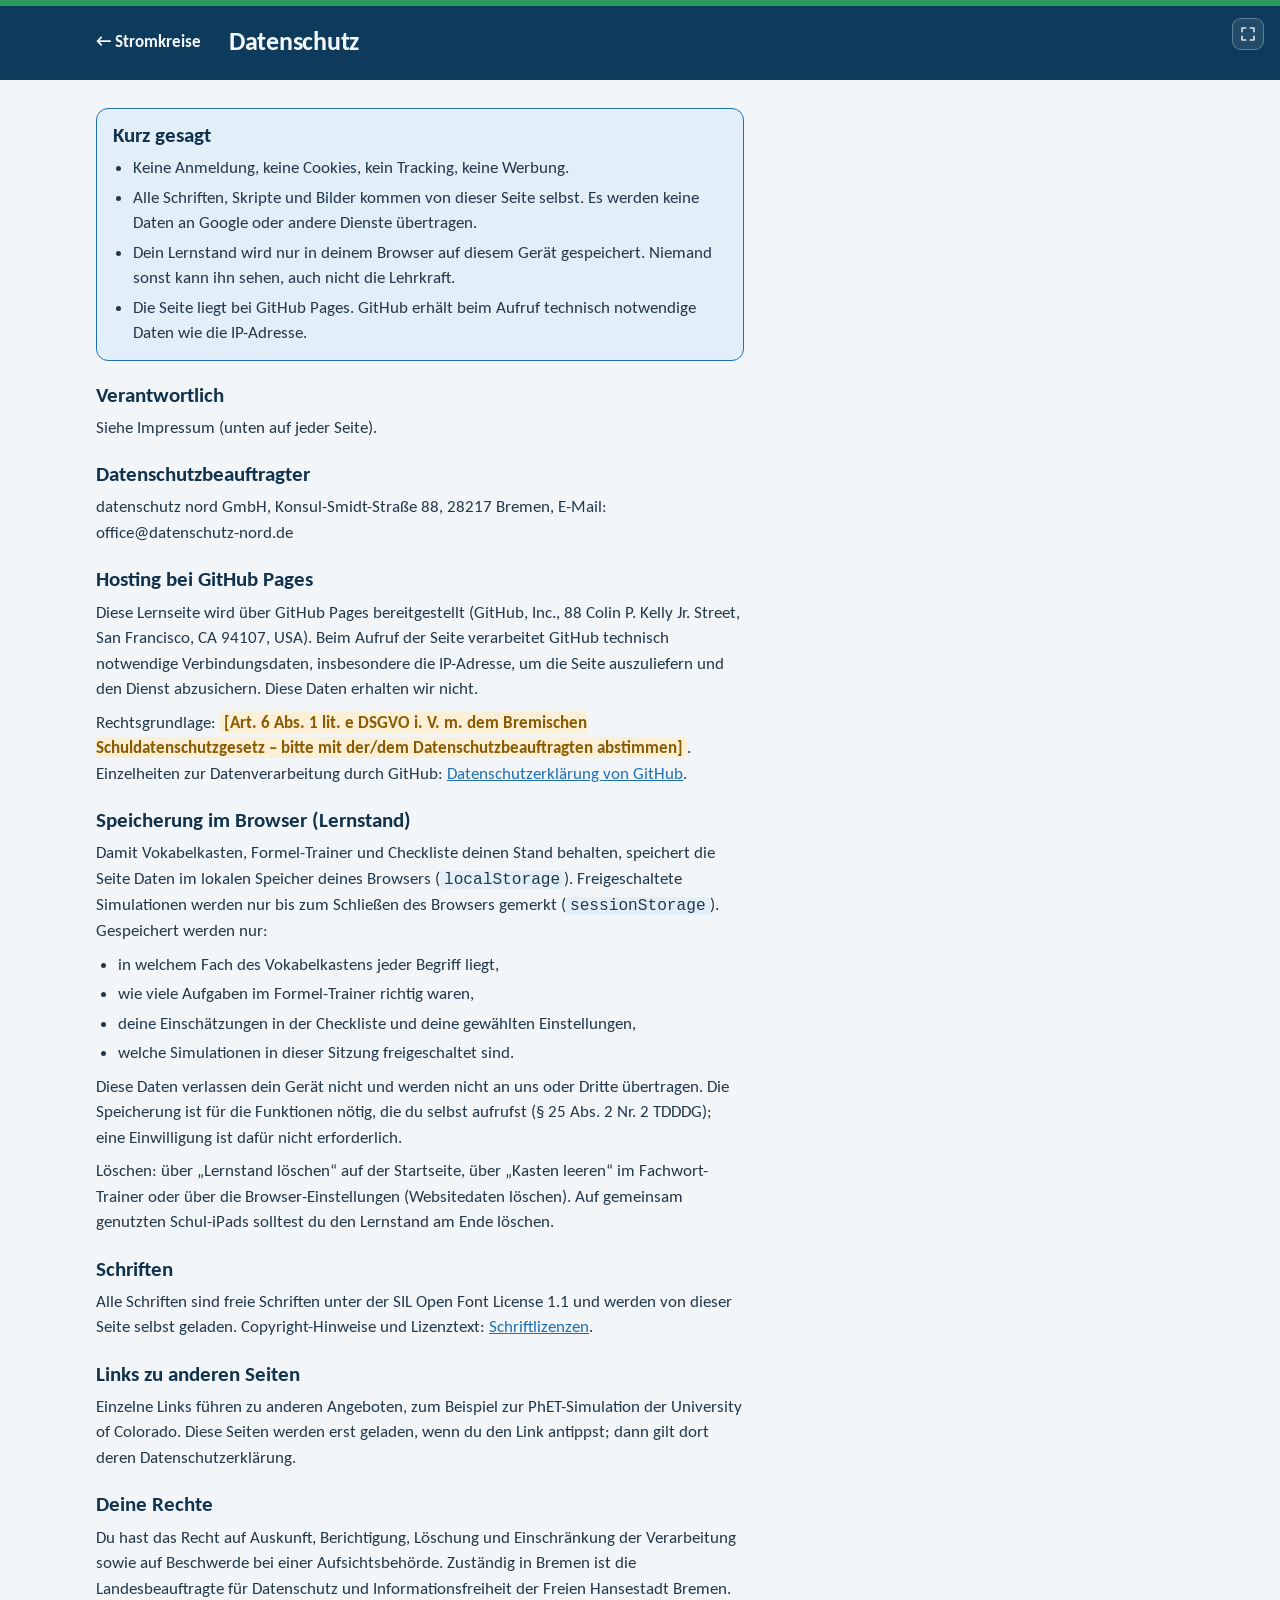
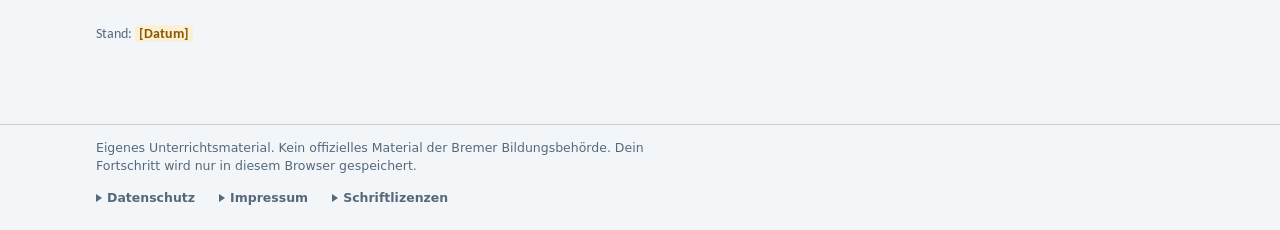
<file: datenschutz.html>
<!doctype html>
<html lang="de">
<head>
<meta charset="utf-8">
<meta name="robots" content="noindex, nofollow, noarchive">
<meta name="viewport" content="width=device-width, initial-scale=1, viewport-fit=cover">
<title>Datenschutz · Stromkreise</title>
<meta name="claude:viewport-fit-sides" content="cover">
<link rel="stylesheet" href="assets/style.css">
<style>
  .doc { max-width: 72ch; display: flex; flex-direction: column; gap: 22px; }
  .doc section { display: flex; flex-direction: column; gap: 8px; }
  .doc h2 { font-size: 21px; }
  .doc ul { margin: 0; padding-left: 22px; display: flex; flex-direction: column; gap: 4px; }
  .ph { background: var(--warn-soft); color: var(--warn); border-radius: 4px; padding: 0 4px; font-weight: 700; }
  .short { background: var(--sky); border: 1.5px solid var(--blue); border-radius: 12px; padding: 14px 16px; }
  .short ul { padding-left: 20px; }
  code { font-size: .95em; background: var(--sky); padding: 0 4px; border-radius: 4px; }
</style>
</head>
<body>
<header class="band band-mini"><div class="wrap"><a class="back" href="./">← Stromkreise</a><h1>Datenschutz</h1></div></header>
<main class="wrap">
<div class="doc">
  <section class="short" aria-label="Kurzfassung">
    <h2>Kurz gesagt</h2>
    <ul>
      <li>Keine Anmeldung, keine Cookies, kein Tracking, keine Werbung.</li>
      <li>Alle Schriften, Skripte und Bilder kommen von dieser Seite selbst. Es werden keine Daten an Google oder andere Dienste übertragen.</li>
      <li>Dein Lernstand wird nur in deinem Browser auf diesem Gerät gespeichert. Niemand sonst kann ihn sehen, auch nicht die Lehrkraft.</li>
      <li>Die Seite liegt bei GitHub Pages. GitHub erhält beim Aufruf technisch notwendige Daten wie die IP-Adresse.</li>
    </ul>
  </section>

  <section>
    <h2>Verantwortlich</h2>
    <p>Siehe Impressum (unten auf jeder Seite).</p>
  </section>

  <section>
    <h2>Datenschutzbeauftragter</h2>
    <p>datenschutz nord GmbH, Konsul-Smidt-Straße 88, 28217 Bremen, E-Mail: office@datenschutz-nord.de</p>
  </section>

  <section>
    <h2>Hosting bei GitHub Pages</h2>
    <p>Diese Lernseite wird über GitHub Pages bereitgestellt (GitHub, Inc., 88 Colin P. Kelly Jr. Street, San Francisco, CA 94107, USA). Beim Aufruf der Seite verarbeitet GitHub technisch notwendige Verbindungsdaten, insbesondere die IP-Adresse, um die Seite auszuliefern und den Dienst abzusichern. Diese Daten erhalten wir nicht.</p>
    <p>Rechtsgrundlage: <span class="ph">[Art. 6 Abs. 1 lit. e DSGVO i. V. m. dem Bremischen Schuldatenschutzgesetz – bitte mit der/dem Datenschutzbeauftragten abstimmen]</span>. Einzelheiten zur Datenverarbeitung durch GitHub: <a href="https://docs.github.com/de/site-policy/privacy-policies/github-general-privacy-statement" target="_blank" rel="noopener">Datenschutzerklärung von GitHub</a>.</p>
  </section>

  <section>
    <h2>Speicherung im Browser (Lernstand)</h2>
    <p>Damit Vokabelkasten, Formel-Trainer und Checkliste deinen Stand behalten, speichert die Seite Daten im lokalen Speicher deines Browsers (<code>localStorage</code>). Freigeschaltete Simulationen werden nur bis zum Schließen des Browsers gemerkt (<code>sessionStorage</code>). Gespeichert werden nur:</p>
    <ul>
      <li>in welchem Fach des Vokabelkastens jeder Begriff liegt,</li>
      <li>wie viele Aufgaben im Formel-Trainer richtig waren,</li>
      <li>deine Einschätzungen in der Checkliste und deine gewählten Einstellungen,</li>
      <li>welche Simulationen in dieser Sitzung freigeschaltet sind.</li>
    </ul>
    <p>Diese Daten verlassen dein Gerät nicht und werden nicht an uns oder Dritte übertragen. Die Speicherung ist für die Funktionen nötig, die du selbst aufrufst (§ 25 Abs. 2 Nr. 2 TDDDG); eine Einwilligung ist dafür nicht erforderlich.</p>
    <p>Löschen: über „Lernstand löschen“ auf der Startseite, über „Kasten leeren“ im Fachwort-Trainer oder über die Browser-Einstellungen (Websitedaten löschen). Auf gemeinsam genutzten Schul-iPads solltest du den Lernstand am Ende löschen.</p>
  </section>

  <section>
    <h2>Schriften</h2>
    <p>Alle Schriften sind freie Schriften unter der SIL Open Font License 1.1 und werden von dieser Seite selbst geladen. Copyright-Hinweise und Lizenztext: <a href="assets/fonts/LIZENZEN.txt">Schriftlizenzen</a>.</p>
  </section>

  <section>
    <h2>Links zu anderen Seiten</h2>
    <p>Einzelne Links führen zu anderen Angeboten, zum Beispiel zur PhET-Simulation der University of Colorado. Diese Seiten werden erst geladen, wenn du den Link antippst; dann gilt dort deren Datenschutzerklärung.</p>
  </section>

  <section>
    <h2>Deine Rechte</h2>
    <p>Du hast das Recht auf Auskunft, Berichtigung, Löschung und Einschränkung der Verarbeitung sowie auf Beschwerde bei einer Aufsichtsbehörde. Zuständig in Bremen ist die Landesbeauftragte für Datenschutz und Informationsfreiheit der Freien Hansestadt Bremen.</p>
  </section>

  <p class="muted" style="font-size:14px">Stand: <span class="ph">[Datum]</span></p>
</div>
</main>
<script src="data/site.js"></script>
<script src="assets/app.js"></script>

<!-- STANDARDS.md Abschnitt 4: Seitenfuß -->
<style>
.stdfuss{display:block;clear:both;margin:32px 0 0;padding:14px max(16px,env(safe-area-inset-right,0px)) calc(18px + env(safe-area-inset-bottom,0px)) max(16px,env(safe-area-inset-left,0px));border-top:1px solid rgba(128,128,128,.35);font:12.5px/1.45 system-ui,-apple-system,"Segoe UI",Roboto,sans-serif;color:inherit;text-align:left;position:relative;z-index:1}
.stdfuss *{box-sizing:border-box}
.stdfuss p{margin:0 0 8px;max-width:72ch}
.stdfuss .stdfuss-row{display:flex;flex-wrap:wrap;gap:0 24px;align-items:center}
.stdfuss .stdfuss-row button{font:inherit;font-weight:700;color:inherit;background:none;border:0;padding:5px 0;min-height:30px;cursor:pointer;display:inline-flex;align-items:center;gap:5px}
.stdfuss .stdfuss-row button::before{content:"";border:4.5px solid transparent;border-left:6px solid currentColor;border-right:0;transition:transform .15s}
.stdfuss .stdfuss-row button[aria-expanded="true"]::before{transform:rotate(90deg)}
.stdfuss .stdfuss-row button[aria-expanded="true"]{text-decoration:underline;text-underline-offset:3px}
.stdfuss .stdfuss-panel{max-width:72ch;margin-top:4px}
.stdfuss .stdfuss-panel[hidden]{display:none}
.stdfuss ul{margin:4px 0 8px;padding-left:20px}
.stdfuss li{margin:3px 0}
.stdfuss a{color:inherit;text-decoration:underline}
.stdfuss .stdfuss-hint{opacity:.75;font-size:12px}
</style>
<footer class="stdfuss" lang="de">
<p>Eigenes Unterrichtsmaterial. Kein offizielles Material der Bremer Bildungsbehörde. Dein Fortschritt wird nur in diesem Browser gespeichert.</p>
<div class="stdfuss-row">
<button type="button" aria-expanded="false" aria-controls="stdfuss-p1">Datenschutz</button>
<button type="button" aria-expanded="false" aria-controls="stdfuss-p2">Impressum</button>
<button type="button" aria-expanded="false" aria-controls="stdfuss-p3">Schriftlizenzen</button>
</div>
<div class="stdfuss-panel" id="stdfuss-p1" hidden>
<ul>
<li><b>Keine Datensammlung:</b> Diese Seite erhebt keine personenbezogenen Daten. Keine Anmeldung, keine Cookies, kein Tracking, keine Formulare, die Daten verschicken.</li>
<li><b>Speicherung nur im Browser:</b> Fortschritt und Eingaben werden höchstens im Speicher deines Browsers auf diesem Gerät abgelegt (localStorage) und nicht übertragen. Du kannst sie in den Einstellungen deines Browsers löschen.</li>
<li><b>Hosting:</b> Die Seite liegt bei GitHub Pages (GitHub, Inc., USA). GitHub verarbeitet beim Aufruf technisch notwendige Daten wie deine IP-Adresse. <a href="https://docs.github.com/de/site-policy/privacy-policies/github-general-privacy-statement" target="_blank" rel="noopener">Datenschutzerklärung von GitHub</a></li>
<li><b>Nichts von fremden Servern:</b> Schriften, Skripte und Bilder werden von dieser Seite selbst geladen.</li>
<li><b>Deine Rechte:</b> Nach der DSGVO hast du das Recht auf Auskunft, Berichtigung, Löschung und Einschränkung der Verarbeitung sowie auf Beschwerde bei einer Datenschutz-Aufsichtsbehörde.</li>
<li><b>Verantwortlich:</b> siehe Impressum.</li>
<li><b>Datenschutzbeauftragter:</b> datenschutz nord GmbH, Konsul-Smidt-Straße 88, 28217 Bremen, office@datenschutz-nord.de</li>
</ul>
</div>
<div class="stdfuss-panel" id="stdfuss-p2" hidden>
<p><b>Oberschule an der Hermannsburg</b><br>Hermannsburg 32f<br>28259 Bremen<br>E-Mail: 505@schule.bremen.de</p>
<p>Vertreten durch den Schulleiter Achim Kaschub</p>
</div>
<div class="stdfuss-panel" id="stdfuss-p3" hidden>
<p>Alle Schriften werden von dieser Seite selbst geladen, ohne Verbindung zu Google oder anderen Schriftdiensten. Sie stehen unter der SIL Open Font License 1.1 und wurden nicht verändert.</p>
<ul><li><b>Carlito</b> – Copyright 2013 The Carlito Project Authors, with Reserved Font Name &quot;Carlito&quot;</li><li><b>Big Shoulders Display</b> – Copyright 2019 The Big Shoulders Project Authors</li><li><b>Big Shoulders Stencil Display</b> – Copyright 2019 The Big Shoulders Project Authors</li><li><b>IBM Plex Sans</b> – Copyright © 2017 IBM Corp. with Reserved Font Name &quot;Plex&quot;</li><li><b>IBM Plex Mono</b> – Copyright © 2017 IBM Corp. with Reserved Font Name &quot;Plex&quot;</li><li><b>Barlow Condensed</b> – Copyright 2017 The Barlow Project Authors</li><li><b>JetBrains Mono</b> – Copyright 2020 The JetBrains Mono Project Authors</li><li><b>Source Sans 3</b> – Copyright 2010-2024 Adobe, with Reserved Font Name &#x27;Source&#x27;. All Rights Reserved. Source is a trademark of Adobe in the United States and/or other countries.</li></ul>
<a href="assets/fonts/LIZENZEN.txt" target="_blank" rel="noopener">Vollständiger Lizenztext</a> (öffnet in neuem Tab)
</div>
<noscript><style>.stdfuss .stdfuss-panel[hidden]{display:block}.stdfuss .stdfuss-row{display:none}</style></noscript>
<script>(function(){var b=document.querySelectorAll('.stdfuss-row button');b.forEach(function(x){x.addEventListener('click',function(){var on=x.getAttribute('aria-expanded')!=='true';b.forEach(function(y){y.setAttribute('aria-expanded','false');document.getElementById(y.getAttribute('aria-controls')).hidden=true;});if(on){x.setAttribute('aria-expanded','true');document.getElementById(x.getAttribute('aria-controls')).hidden=false;}});});})();</script>
</footer>
<script src="assets/vollbild.js"></script>
</body>
</html>
</file>
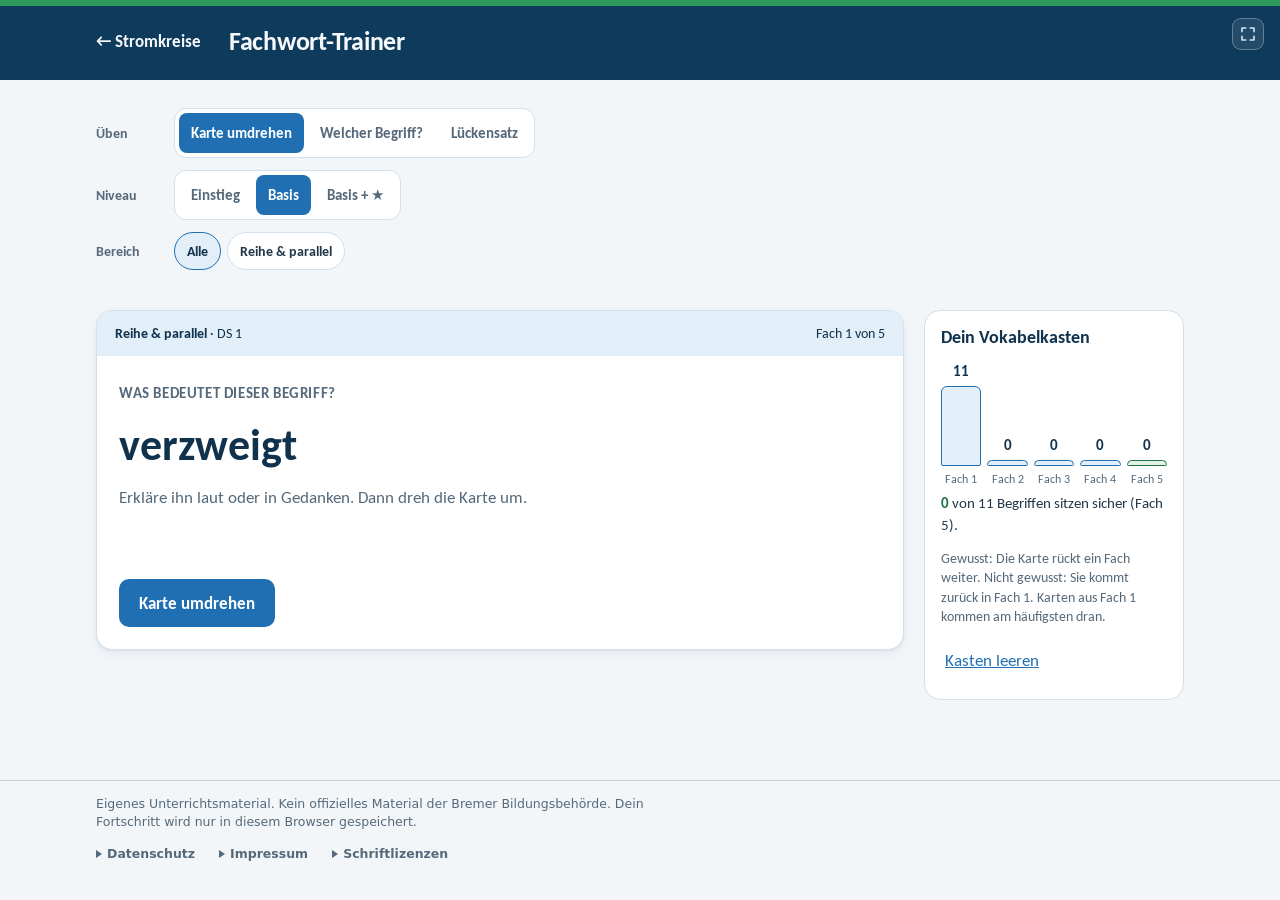
<file: fachwort-trainer.html>
<!doctype html>
<html lang="de">
<head>
<meta charset="utf-8">
<meta name="robots" content="noindex, nofollow, noarchive">
<meta name="viewport" content="width=device-width, initial-scale=1, viewport-fit=cover">
<title>Fachwort-Trainer · Stromkreise</title>
<meta name="claude:viewport-fit-sides" content="cover">
<link rel="stylesheet" href="assets/style.css">
<style>
  .setup { display: flex; flex-direction: column; gap: 12px; }
  .setup-row { display: flex; flex-wrap: wrap; gap: 8px 14px; align-items: center; }
  .setup-row > .lbl { font-size: 14px; font-weight: 700; color: var(--muted); min-width: 64px; }
  .trainer { display: grid; grid-template-columns: minmax(0, 1fr) 260px; gap: 20px; align-items: start; }
  @media (max-width: 820px) { .trainer { grid-template-columns: 1fr; } }

  /* Karteikarte */
  .card { background: var(--surface); border: 1px solid var(--line); border-radius: 16px; box-shadow: var(--shadow); min-height: 340px;
          display: flex; flex-direction: column; overflow: hidden; }
  .card-top { display: flex; justify-content: space-between; align-items: center; gap: 8px; padding: 12px 18px; background: var(--sky); font-size: 14px; color: var(--ink); flex-wrap: wrap; }
  .card-top b { font-weight: 700; }
  .card-main { flex: 1; padding: 26px 22px 22px; display: flex; flex-direction: column; gap: 16px; }
  .term { font-size: clamp(30px, 5vw, 44px); font-weight: 700; color: var(--ink); line-height: 1.1; }
  .term small { font-size: .55em; color: var(--blue); font-weight: 700; margin-left: 8px; }
  .prompt { font-size: 15px; font-weight: 700; color: var(--muted); letter-spacing: .04em; text-transform: uppercase; }
  .expl { font-size: 21px; color: var(--text); line-height: 1.4; }
  .example { font-size: 18px; color: var(--text); background: var(--mint); border-radius: 10px; padding: 12px 14px; }
  .example b { color: var(--green-d); }
  .gap { display: inline-block; min-width: 7ch; border-bottom: 3px solid var(--blue); }
  .opts { display: grid; grid-template-columns: repeat(auto-fit, minmax(200px, 1fr)); gap: 10px; }
  .opt { font: 700 19px var(--f-text); text-align: left; min-height: 56px; padding: 12px 16px; border-radius: 12px; border: 2px solid var(--line); background: var(--surface); color: var(--ink); cursor: pointer; }
  .opt:hover:not(:disabled) { border-color: var(--blue); }
  .opt.right { border-color: var(--green-d); background: var(--mint); }
  .opt.wrong { border-color: var(--bad); background: var(--bad-soft); }
  .opt:disabled { cursor: default; }
  .actions { display: flex; flex-wrap: wrap; gap: 10px; margin-top: auto; }
  .feedback { font-weight: 700; font-size: 18px; min-height: 1.5em; }
  .feedback.ok { color: var(--green-d); } .feedback.bad { color: var(--bad); }

  /* Kasten mit fünf Fächern */
  .box { background: var(--surface); border: 1px solid var(--line); border-radius: 16px; padding: 16px; display: flex; flex-direction: column; gap: 12px; }
  .box h2 { font-size: 18px; }
  .slots { display: grid; grid-template-columns: repeat(5, 1fr); gap: 6px; align-items: end; height: 120px; }
  .slot { display: flex; flex-direction: column; align-items: center; justify-content: flex-end; gap: 4px; height: 100%; }
  .slot .bar { width: 100%; border-radius: 6px 6px 2px 2px; background: var(--sky); border: 1.5px solid var(--blue); min-height: 6px; transition: height .3s; }
  .slot:last-child .bar { background: var(--mint); border-color: var(--green-d); }
  .slot.cur .bar { outline: 3px solid var(--blue); outline-offset: 2px; }
  .slot .n { font-size: 15px; font-weight: 700; color: var(--ink); font-variant-numeric: tabular-nums; }
  .slot .f { font-size: 12px; color: var(--muted); }
  .rule { font-size: 14px; color: var(--muted); line-height: 1.4; }
  .progress { font-size: 15px; }
  .progress b { color: var(--green-d); }
  @media (prefers-reduced-motion: reduce) { .slot .bar { transition: none; } }
</style>
</head>
<body>
<header class="band band-mini">
  <div class="wrap">
    <a class="back" href="./">← Stromkreise</a>
    <h1>Fachwort-Trainer</h1>
  </div>
</header>

<main class="wrap">
  <section class="setup" aria-label="Einstellungen">
    <div class="setup-row"><span class="lbl">Üben</span>
      <div class="seg" id="modus" role="group" aria-label="Übungsart">
        <button type="button" data-v="karte">Karte umdrehen</button>
        <button type="button" data-v="begriff">Welcher Begriff?</button>
        <button type="button" data-v="luecke">Lückensatz</button>
      </div>
    </div>
    <div class="setup-row"><span class="lbl">Niveau</span>
      <div class="seg" id="niveau" role="group" aria-label="Niveau">
        <button type="button" data-v="ein">Einstieg</button>
        <button type="button" data-v="basis">Basis</button>
        <button type="button" data-v="stern">Basis + ★</button>
      </div>
    </div>
    <div class="setup-row"><span class="lbl">Bereich</span><div class="chips" id="bereich" role="group" aria-label="Bereich"></div></div>
  </section>

  <div class="trainer">
    <article class="card" id="karte" aria-live="polite"></article>
    <aside class="box" aria-labelledby="h-kasten">
      <h2 id="h-kasten">Dein Vokabelkasten</h2>
      <div class="slots" id="slots"></div>
      <p class="progress" id="fortschritt"></p>
      <p class="rule">Gewusst: Die Karte rückt ein Fach weiter. Nicht gewusst: Sie kommt zurück in Fach 1. Karten aus Fach 1 kommen am häufigsten dran.</p>
      <div>
        <button class="linkbtn" id="reset" type="button">Kasten leeren</button>
        <span id="reset-ask" hidden>Alle Karten zurück in Fach 1?
          <button class="linkbtn" id="reset-yes" type="button">Ja</button>
          <button class="linkbtn" id="reset-no" type="button">Nein</button></span>
      </div>
    </aside>
  </div>
</main>

<script src="data/site.js"></script>
<script src="data/glossar.js"></script>
<script src="assets/app.js"></script>
<script>
(function () {
  'use strict';
  var A = window.App, G = window.GLOSSAR, S = window.SITE, $ = function (id) { return document.getElementById(id); };
  var NAMES = {}; S.bereiche.forEach(function (b) { NAMES[b.id] = b.titel; });
  var WEIGHT = [0, 16, 8, 4, 2, 1];

  var st = A.load('fachwort-einstellung', { modus: 'karte', niveau: 'basis', bereich: 'alle' });
  var kasten = A.load('fachwort-kasten', {});      // Begriff -> Fach 1..5
  var cur = null, last = null, answered = false;

  function fach(t) { return kasten[t.b] || 1; }
  function pool() {
    return G.filter(function (t) {
      if (st.bereich !== 'alle' && t.r !== st.bereich) return false;
      if (st.niveau === 'ein') return !!t.kern;
      if (st.niveau === 'basis') return t.n === 'basis';
      return true;
    });
  }
  function pick() {
    var p = pool(); if (!p.length) return null;
    var cand = p.length > 1 ? p.filter(function (t) { return t !== last; }) : p;
    var sum = cand.reduce(function (s, t) { return s + WEIGHT[fach(t)]; }, 0), r = Math.random() * sum;
    for (var i = 0; i < cand.length; i++) { r -= WEIGHT[fach(cand[i])]; if (r <= 0) return cand[i]; }
    return cand[cand.length - 1];
  }
  function distractors(t, n, key) {
    var p = pool().filter(function (x) { return x !== t; });
    if (p.length < n) p = G.filter(function (x) { return x !== t; });
    var same = A.shuffle(p.filter(function (x) { return x.r === t.r; })), other = A.shuffle(p.filter(function (x) { return x.r !== t.r; }));
    var out = [], seen = {}; seen[key(t)] = 1;
    same.concat(other).forEach(function (x) { if (out.length < n && !seen[key(x)]) { seen[key(x)] = 1; out.push(x); } });
    return out;
  }
  function mask(text, t) {   // Begriff in der Erklärung verdecken
    var out = A.fmt(text);
    [t.b, t.k].forEach(function (w) {
      if (!w || w.length < 2) return;
      out = out.replace(new RegExp(A.fmt(w).replace(/[.*+?^${}()|[\]\\]/g, '\\$&'), 'gi'), '…');
    });
    return out;
  }
  function gapSentence(t) {
    var w = t.g || t.b, i = t.s.toLowerCase().indexOf(w.toLowerCase());
    return A.fmt(t.s.slice(0, i)) + '<span class="gap" aria-label="Lücke"></span>' + A.fmt(t.s.slice(i + w.length));
  }

  function head(t) {
    return '<div class="card-top"><span><b>' + A.esc(NAMES[t.r]) + '</b> · DS ' + A.esc(t.ds) + (t.n === 'stern' ? ' · <b style="color:var(--green-d)">★</b>' : '') +
      '</span><span>Fach ' + fach(t) + ' von 5</span></div>';
  }
  function termHtml(t) { return A.esc(t.b) + (t.k ? '<small>' + A.fmt(t.k) + '</small>' : ''); }

  function render() {
    renderBox();
    cur = pick(); answered = false;
    var c = $('karte');
    if (!cur) { c.innerHTML = '<div class="card-main"><p class="expl">In dieser Auswahl gibt es keine Begriffe. Wähle einen anderen Bereich oder ein anderes Niveau.</p></div>'; return; }
    last = cur;
    if (st.modus === 'karte') {
      c.innerHTML = head(cur) + '<div class="card-main"><div class="prompt">Was bedeutet dieser Begriff?</div><div class="term">' + termHtml(cur) + '</div>' +
        '<p class="muted">Erkläre ihn laut oder in Gedanken. Dann dreh die Karte um.</p>' +
        '<div class="actions"><button class="btn" id="flip" type="button">Karte umdrehen</button></div></div>';
      $('flip').onclick = function () {
        c.querySelector('.card-main').innerHTML = '<div class="term">' + termHtml(cur) + '</div><p class="expl">' + A.fmt(cur.e) + '</p>' +
          '<p class="example"><b>Beispiel:</b> ' + A.fmt(cur.s) + '</p>' +
          '<div class="actions"><button class="btn ok" id="ja" type="button">✓ Gewusst</button><button class="btn no" id="nein" type="button">Noch nicht</button></div>';
        $('ja').onclick = function () { grade(true); render(); };
        $('nein').onclick = function () { grade(false); render(); };
        $('ja').focus();
      };
      return;
    }
    var n = st.niveau === 'ein' ? 2 : 3, opts, prompt, body;
    if (st.modus === 'begriff') {
      opts = A.shuffle([cur].concat(distractors(cur, n, function (x) { return x.b; })));
      prompt = 'Welcher Begriff passt zur Erklärung?';
      body = '<p class="expl">' + mask(cur.e, cur) + '</p>';
    } else {
      opts = A.shuffle([cur].concat(distractors(cur, n, function (x) { return (x.g || x.b).toLowerCase(); })));
      prompt = 'Welches Wort gehört in die Lücke?';
      body = '<p class="expl">' + gapSentence(cur) + '</p>';
    }
    c.innerHTML = head(cur) + '<div class="card-main"><div class="prompt">' + prompt + '</div>' + body +
      '<div class="opts" role="group" aria-label="Antworten">' + opts.map(function (o, i) {
        var label = st.modus === 'luecke' ? (o.g || o.b) : o.b;
        return '<button class="opt" type="button" data-i="' + i + '">' + A.esc(label) + '</button>';
      }).join('') + '</div><p class="feedback" id="fb"></p><div class="actions" id="weiter"></div></div>';
    c.querySelectorAll('.opt').forEach(function (btn) {
      btn.onclick = function () {
        if (answered) return; answered = true;
        var ok = opts[+btn.dataset.i] === cur;
        c.querySelectorAll('.opt').forEach(function (b2) { b2.disabled = true; if (opts[+b2.dataset.i] === cur) b2.classList.add('right'); });
        if (!ok) btn.classList.add('wrong');
        grade(ok); renderBox();
        $('fb').className = 'feedback ' + (ok ? 'ok' : 'bad');
        $('fb').innerHTML = ok ? 'Richtig! Die Karte rückt in Fach ' + fach(cur) + '.' : 'Leider nicht. Richtig ist: ' + A.esc(cur.b) + '. Die Karte kommt zurück in Fach 1.';
        $('weiter').innerHTML = '<p class="example" style="flex-basis:100%"><b>' + A.esc(cur.b) + ':</b> ' + A.fmt(cur.e) + '</p><button class="btn" id="next" type="button">Nächste Karte</button>';
        $('next').onclick = render; $('next').focus();
      };
    });
  }

  function grade(ok) { kasten[cur.b] = ok ? Math.min(5, fach(cur) + 1) : 1; A.save('fachwort-kasten', kasten); }

  function renderBox() {
    var p = pool(), cnt = [0, 0, 0, 0, 0, 0];
    p.forEach(function (t) { cnt[fach(t)]++; });
    var max = Math.max.apply(null, cnt.slice(1)) || 1;
    $('slots').innerHTML = [1, 2, 3, 4, 5].map(function (f) {
      return '<div class="slot' + (cur && fach(cur) === f ? ' cur' : '') + '"><span class="n">' + cnt[f] + '</span><div class="bar" style="height:' + Math.max(6, Math.round(cnt[f] / max * 80)) + 'px"></div><span class="f">Fach ' + f + '</span></div>';
    }).join('');
    $('fortschritt').innerHTML = '<b>' + cnt[5] + '</b> von ' + p.length + ' Begriffen sitzen sicher (Fach 5).';
  }

  $('bereich').innerHTML = ['alle'].concat(S.bereiche.map(function (b) { return b.id; })).map(function (id) {
    return '<button class="chip" type="button" data-v="' + id + '">' + (id === 'alle' ? 'Alle' : A.esc(NAMES[id])) + '</button>';
  }).join('');
  ['bereich', 'modus', 'niveau'].forEach(function (k) {
    var el = $(k);
    el.querySelectorAll('button').forEach(function (b) {
      b.setAttribute('aria-pressed', String(b.dataset.v === st[k]));
      b.onclick = function () { st[k] = b.dataset.v; A.save('fachwort-einstellung', st); el.querySelectorAll('button').forEach(function (x) { x.setAttribute('aria-pressed', String(x === b)); }); last = null; render(); };
    });
  });

  $('reset').onclick = function () { $('reset-ask').hidden = false; $('reset').hidden = true; };
  $('reset-no').onclick = function () { $('reset-ask').hidden = true; $('reset').hidden = false; };
  $('reset-yes').onclick = function () { kasten = {}; A.save('fachwort-kasten', kasten); $('reset-ask').hidden = true; $('reset').hidden = false; render(); };

  render();
})();
</script>

<!-- STANDARDS.md Abschnitt 4: Seitenfuß -->
<style>
.stdfuss{display:block;clear:both;margin:32px 0 0;padding:14px max(16px,env(safe-area-inset-right,0px)) calc(18px + env(safe-area-inset-bottom,0px)) max(16px,env(safe-area-inset-left,0px));border-top:1px solid rgba(128,128,128,.35);font:12.5px/1.45 system-ui,-apple-system,"Segoe UI",Roboto,sans-serif;color:inherit;text-align:left;position:relative;z-index:1}
.stdfuss *{box-sizing:border-box}
.stdfuss p{margin:0 0 8px;max-width:72ch}
.stdfuss .stdfuss-row{display:flex;flex-wrap:wrap;gap:0 24px;align-items:center}
.stdfuss .stdfuss-row button{font:inherit;font-weight:700;color:inherit;background:none;border:0;padding:5px 0;min-height:30px;cursor:pointer;display:inline-flex;align-items:center;gap:5px}
.stdfuss .stdfuss-row button::before{content:"";border:4.5px solid transparent;border-left:6px solid currentColor;border-right:0;transition:transform .15s}
.stdfuss .stdfuss-row button[aria-expanded="true"]::before{transform:rotate(90deg)}
.stdfuss .stdfuss-row button[aria-expanded="true"]{text-decoration:underline;text-underline-offset:3px}
.stdfuss .stdfuss-panel{max-width:72ch;margin-top:4px}
.stdfuss .stdfuss-panel[hidden]{display:none}
.stdfuss ul{margin:4px 0 8px;padding-left:20px}
.stdfuss li{margin:3px 0}
.stdfuss a{color:inherit;text-decoration:underline}
.stdfuss .stdfuss-hint{opacity:.75;font-size:12px}
</style>
<footer class="stdfuss" lang="de">
<p>Eigenes Unterrichtsmaterial. Kein offizielles Material der Bremer Bildungsbehörde. Dein Fortschritt wird nur in diesem Browser gespeichert.</p>
<div class="stdfuss-row">
<button type="button" aria-expanded="false" aria-controls="stdfuss-p1">Datenschutz</button>
<button type="button" aria-expanded="false" aria-controls="stdfuss-p2">Impressum</button>
<button type="button" aria-expanded="false" aria-controls="stdfuss-p3">Schriftlizenzen</button>
</div>
<div class="stdfuss-panel" id="stdfuss-p1" hidden>
<ul>
<li><b>Keine Datensammlung:</b> Diese Seite erhebt keine personenbezogenen Daten. Keine Anmeldung, keine Cookies, kein Tracking, keine Formulare, die Daten verschicken.</li>
<li><b>Speicherung nur im Browser:</b> Fortschritt und Eingaben werden höchstens im Speicher deines Browsers auf diesem Gerät abgelegt (localStorage) und nicht übertragen. Du kannst sie in den Einstellungen deines Browsers löschen.</li>
<li><b>Hosting:</b> Die Seite liegt bei GitHub Pages (GitHub, Inc., USA). GitHub verarbeitet beim Aufruf technisch notwendige Daten wie deine IP-Adresse. <a href="https://docs.github.com/de/site-policy/privacy-policies/github-general-privacy-statement" target="_blank" rel="noopener">Datenschutzerklärung von GitHub</a></li>
<li><b>Nichts von fremden Servern:</b> Schriften, Skripte und Bilder werden von dieser Seite selbst geladen.</li>
<li><b>Deine Rechte:</b> Nach der DSGVO hast du das Recht auf Auskunft, Berichtigung, Löschung und Einschränkung der Verarbeitung sowie auf Beschwerde bei einer Datenschutz-Aufsichtsbehörde.</li>
<li><b>Verantwortlich:</b> siehe Impressum.</li>
<li><b>Datenschutzbeauftragter:</b> datenschutz nord GmbH, Konsul-Smidt-Straße 88, 28217 Bremen, office@datenschutz-nord.de</li>
</ul> <a href="datenschutz.html">Ausführliche Fassung</a>
</div>
<div class="stdfuss-panel" id="stdfuss-p2" hidden>
<p><b>Oberschule an der Hermannsburg</b><br>Hermannsburg 32f<br>28259 Bremen<br>E-Mail: 505@schule.bremen.de</p>
<p>Vertreten durch den Schulleiter Achim Kaschub</p>
</div>
<div class="stdfuss-panel" id="stdfuss-p3" hidden>
<p>Alle Schriften werden von dieser Seite selbst geladen, ohne Verbindung zu Google oder anderen Schriftdiensten. Sie stehen unter der SIL Open Font License 1.1 und wurden nicht verändert.</p>
<ul><li><b>Carlito</b> – Copyright 2013 The Carlito Project Authors, with Reserved Font Name &quot;Carlito&quot;</li><li><b>Big Shoulders Display</b> – Copyright 2019 The Big Shoulders Project Authors</li><li><b>Big Shoulders Stencil Display</b> – Copyright 2019 The Big Shoulders Project Authors</li><li><b>IBM Plex Sans</b> – Copyright © 2017 IBM Corp. with Reserved Font Name &quot;Plex&quot;</li><li><b>IBM Plex Mono</b> – Copyright © 2017 IBM Corp. with Reserved Font Name &quot;Plex&quot;</li><li><b>Barlow Condensed</b> – Copyright 2017 The Barlow Project Authors</li><li><b>JetBrains Mono</b> – Copyright 2020 The JetBrains Mono Project Authors</li><li><b>Source Sans 3</b> – Copyright 2010-2024 Adobe, with Reserved Font Name &#x27;Source&#x27;. All Rights Reserved. Source is a trademark of Adobe in the United States and/or other countries.</li></ul>
<a href="assets/fonts/LIZENZEN.txt" target="_blank" rel="noopener">Vollständiger Lizenztext</a> (öffnet in neuem Tab)
</div>
<noscript><style>.stdfuss .stdfuss-panel[hidden]{display:block}.stdfuss .stdfuss-row{display:none}</style></noscript>
<script>(function(){var b=document.querySelectorAll('.stdfuss-row button');b.forEach(function(x){x.addEventListener('click',function(){var on=x.getAttribute('aria-expanded')!=='true';b.forEach(function(y){y.setAttribute('aria-expanded','false');document.getElementById(y.getAttribute('aria-controls')).hidden=true;});if(on){x.setAttribute('aria-expanded','true');document.getElementById(x.getAttribute('aria-controls')).hidden=false;}});});})();</script>
</footer>
<script src="assets/vollbild.js"></script>
</body>
</html>
</file>
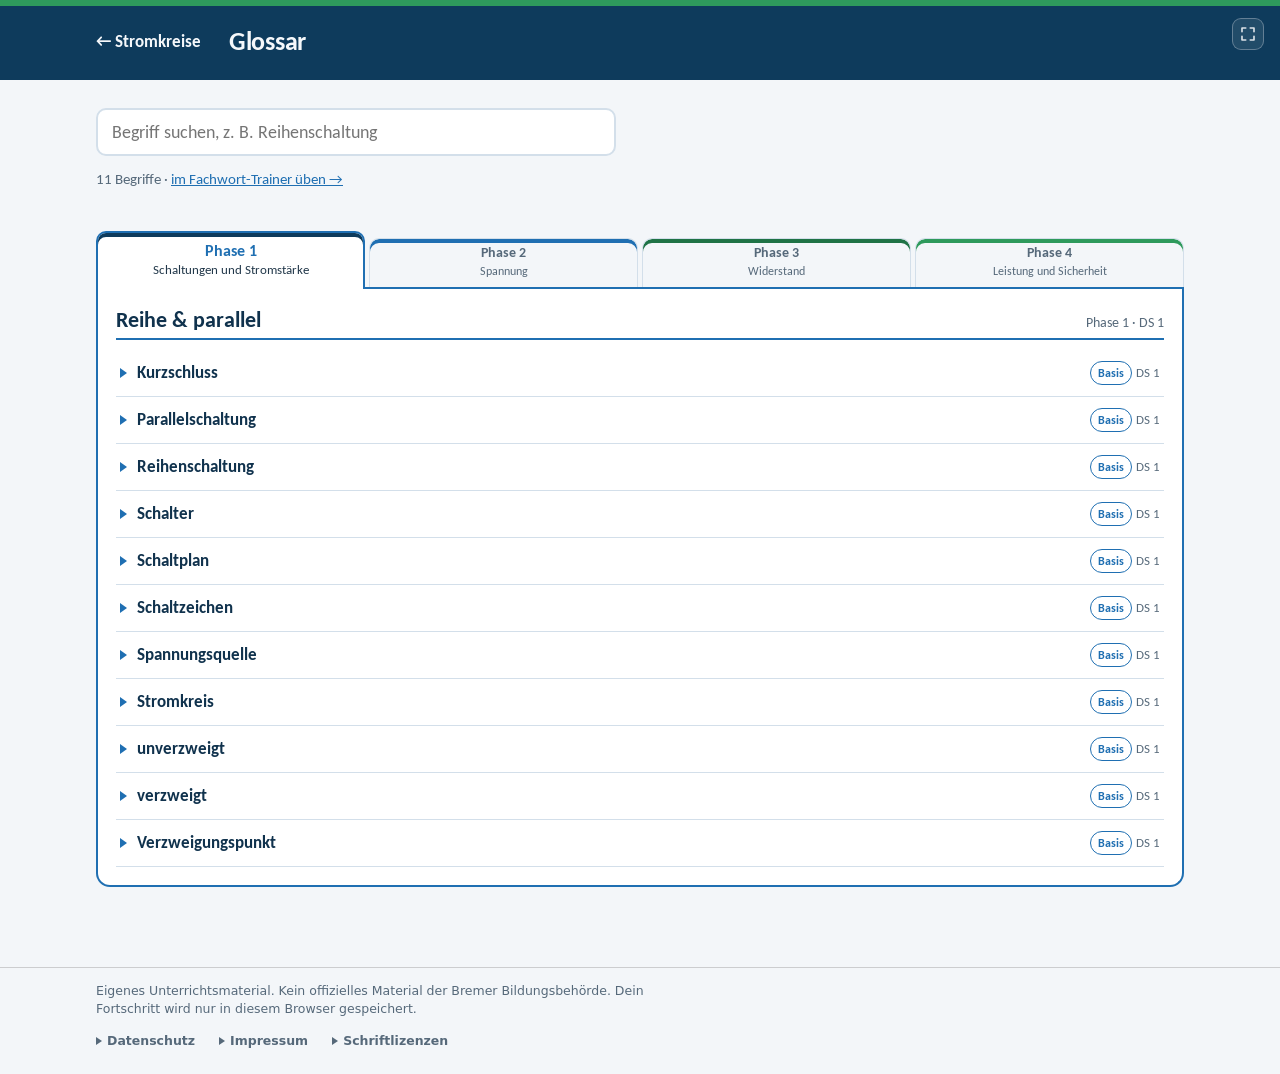
<file: glossar.html>
<!doctype html>
<html lang="de">
<head>
<meta charset="utf-8">
<meta name="robots" content="noindex, nofollow, noarchive">
<meta name="viewport" content="width=device-width, initial-scale=1, viewport-fit=cover">
<title>Glossar · Stromkreise</title>
<meta name="claude:viewport-fit-sides" content="cover">
<link rel="stylesheet" href="assets/style.css">
<style>
  .g-group { display: flex; flex-direction: column; gap: 10px; }
  .g-group h2 { font-size: 22px; padding-bottom: 6px; border-bottom: 2px solid var(--blue); display: flex; justify-content: space-between; gap: 12px; flex-wrap: wrap; align-items: baseline; }
  .g-group h2 span { font-size: 14px; font-weight: 400; color: var(--muted); }
  .g-list { display: flex; flex-direction: column; }
  /* kompakte Liste: Begriff und Kürzel, Antippen klappt Erklärung und Beispiel auf */
  .g-row { border-bottom: 1px solid var(--line); }
  .g-row summary { list-style: none; cursor: pointer; display: flex; align-items: center; gap: 10px; padding: 10px 4px; min-height: 46px; }
  .g-row summary::-webkit-details-marker { display: none; }
  .g-row summary::before { content: ""; flex: none; border: 5px solid transparent; border-left: 7px solid var(--blue); border-right: 0; transition: transform .15s; }
  .g-row[open] summary::before { transform: rotate(90deg); }
  .g-row summary b { font-size: 17px; color: var(--ink); }
  .g-row summary .k { color: var(--blue); font-weight: 700; font-size: 15px; }
  .g-row summary .g-meta { margin-left: auto; }
  .g-row .g-body { padding: 0 6px 12px 21px; display: flex; flex-direction: column; gap: 6px; max-width: 75ch; }
  .g-row summary:hover b { color: var(--blue); }
  .g-item { background: var(--surface); border: 1px solid var(--line); border-radius: var(--r); padding: 14px 16px; display: flex; flex-direction: column; gap: 6px; min-width: 0; }
  .g-term { display: flex; justify-content: space-between; align-items: baseline; gap: 8px; flex-wrap: wrap; }
  .g-term h3 { font-size: 20px; }
  .g-term h3 small { color: var(--blue); font-size: .8em; margin-left: 6px; }
  .g-meta { display: flex; gap: 4px; align-items: center; font-size: 13px; color: var(--muted); }
  .g-ex { font-size: 15px; color: var(--muted); }
  .g-ex b { color: var(--green-d); }
  .count { font-size: 15px; color: var(--muted); }
  mark { background: var(--warn-soft); color: inherit; border-radius: 3px; padding: 0 1px; }
</style>
</head>
<body>
<header class="band band-mini"><div class="wrap"><a class="back" href="./">← Stromkreise</a><h1>Glossar</h1></div></header>
<main class="wrap">
  <section class="page-intro" aria-label="Suche und Filter">
    <label class="sr" for="q">Begriff suchen</label>
    <input class="field" id="q" type="search" placeholder="Begriff suchen, z. B. Reihenschaltung" autocomplete="off">
    <p class="count"><span id="count"></span> · <a href="fachwort-trainer.html">im Fachwort-Trainer üben →</a></p>
  </section>
  <div>
    <div class="reiter" role="tablist" aria-label="Phasen" id="reiter" style="--n:4"></div>
    <div class="mappe" role="tabpanel" id="liste"></div>
  </div>
</main>
<script src="data/site.js"></script>
<script src="data/glossar.js"></script>
<script src="assets/app.js"></script>
<script>
(function () {
  var A = window.App, S = window.SITE, G = window.GLOSSAR, $ = function (id) { return document.getElementById(id); };
  var NAMES = {}; S.bereiche.forEach(function (b) { NAMES[b.id] = b; });
  /* Reiter = Phasen; alte Links auf einen Bereich (#formen) öffnen dessen Phase */
  var sel = 1;
  function fromHash() { var h = (location.hash || '').slice(1), m = /^phase(\d)$/.exec(h); sel = m ? +m[1] : NAMES[h] ? NAMES[h].phase : A.load('glossar-reiter', 1); return h; }
  function norm(s) { return s.toLowerCase().normalize('NFD').replace(/[̀-ͯ]/g, ''); }
  function hi(html, q) {
    if (!q) return html;
    var re = new RegExp('(' + q.replace(/[.*+?^${}()|[\]\\]/g, '\\$&') + ')(?![^<]*>)', 'gi');
    return html.replace(re, '<mark>$1</mark>');
  }
  function render(jump) {
    var q = $('q').value.trim();
    var hits = G.filter(function (t) { return !q || norm(t.b + ' ' + (t.k || '') + ' ' + t.e).indexOf(norm(q)) >= 0; });
    var per = {}; hits.forEach(function (t) { var p = NAMES[t.r].phase; per[p] = (per[p] || 0) + 1; });
    $('reiter').innerHTML = S.phasen.map(function (p) {
      return '<button type="button" role="tab" data-p="' + p.n + '" aria-controls="liste" aria-selected="' + (!q && p.n === sel) + '" style="--pc:var(--p' + p.n + ')">Phase ' + p.n +
        '<small>' + (q ? (per[p.n] || 0) + ' Treffer' : A.esc(p.name)) + '</small></button>';
    }).join('');
    $('count').textContent = q ? hits.length + (hits.length === 1 ? ' Begriff gefunden (alle Phasen)' : ' Begriffe gefunden (alle Phasen)') : G.length + ' Begriffe';
    var html = S.bereiche.filter(function (b) { return q || b.phase === sel; }).map(function (b) {
      var list = hits.filter(function (t) { return t.r === b.id; });
      if (!list.length) return '';
      list.sort(function (x, y) { return x.b.localeCompare(y.b, 'de'); });
      return '<section class="g-group" id="g-' + b.id + '"><h2>' + A.esc(b.titel) + '<span>Phase ' + b.phase + ' · ' + b.ds + '</span></h2><div class="g-list">' +
        list.map(function (t) {
          return '<details class="g-row"' + (q ? ' open' : '') + '><summary><b>' + hi(A.esc(t.b), q) + '</b>' + (t.k ? '<span class="k">' + A.fmt(t.k) + '</span>' : '') +
            '<span class="g-meta">' + (t.n === 'stern' ? '<span class="tag star">★</span>' : '<span class="tag">Basis</span>') + ' DS ' + A.esc(t.ds) + '</span></summary>' +
            '<div class="g-body"><p>' + hi(A.fmtM(t.e, true), q) + '</p><p class="g-ex"><b>Beispiel:</b> ' + A.fmtM(t.s, true) + '</p></div></details>';
        }).join('') + '</div></section>';
    }).join('');
    $('liste').innerHTML = html || '<p class="muted">Kein Begriff gefunden. Prüfe die Schreibweise.</p>';
    if (jump) { var el = document.getElementById('g-' + jump); if (el) el.scrollIntoView(); }
  }
  $('reiter').addEventListener('click', function (e) {
    var b = e.target.closest('button'); if (!b) return;
    sel = +b.dataset.p; $('q').value = ''; A.save('glossar-reiter', sel);
    try { history.replaceState(null, '', '#phase' + sel); } catch (err) { }
    render();
  });
  $('q').addEventListener('input', function () { render(); });
  window.addEventListener('hashchange', function () { render(fromHash()); });
  render(fromHash());
})();
</script>

<!-- STANDARDS.md Abschnitt 4: Seitenfuß -->
<style>
.stdfuss{display:block;clear:both;margin:32px 0 0;padding:14px max(16px,env(safe-area-inset-right,0px)) calc(18px + env(safe-area-inset-bottom,0px)) max(16px,env(safe-area-inset-left,0px));border-top:1px solid rgba(128,128,128,.35);font:12.5px/1.45 system-ui,-apple-system,"Segoe UI",Roboto,sans-serif;color:inherit;text-align:left;position:relative;z-index:1}
.stdfuss *{box-sizing:border-box}
.stdfuss p{margin:0 0 8px;max-width:72ch}
.stdfuss .stdfuss-row{display:flex;flex-wrap:wrap;gap:0 24px;align-items:center}
.stdfuss .stdfuss-row button{font:inherit;font-weight:700;color:inherit;background:none;border:0;padding:5px 0;min-height:30px;cursor:pointer;display:inline-flex;align-items:center;gap:5px}
.stdfuss .stdfuss-row button::before{content:"";border:4.5px solid transparent;border-left:6px solid currentColor;border-right:0;transition:transform .15s}
.stdfuss .stdfuss-row button[aria-expanded="true"]::before{transform:rotate(90deg)}
.stdfuss .stdfuss-row button[aria-expanded="true"]{text-decoration:underline;text-underline-offset:3px}
.stdfuss .stdfuss-panel{max-width:72ch;margin-top:4px}
.stdfuss .stdfuss-panel[hidden]{display:none}
.stdfuss ul{margin:4px 0 8px;padding-left:20px}
.stdfuss li{margin:3px 0}
.stdfuss a{color:inherit;text-decoration:underline}
.stdfuss .stdfuss-hint{opacity:.75;font-size:12px}
</style>
<footer class="stdfuss" lang="de">
<p>Eigenes Unterrichtsmaterial. Kein offizielles Material der Bremer Bildungsbehörde. Dein Fortschritt wird nur in diesem Browser gespeichert.</p>
<div class="stdfuss-row">
<button type="button" aria-expanded="false" aria-controls="stdfuss-p1">Datenschutz</button>
<button type="button" aria-expanded="false" aria-controls="stdfuss-p2">Impressum</button>
<button type="button" aria-expanded="false" aria-controls="stdfuss-p3">Schriftlizenzen</button>
</div>
<div class="stdfuss-panel" id="stdfuss-p1" hidden>
<ul>
<li><b>Keine Datensammlung:</b> Diese Seite erhebt keine personenbezogenen Daten. Keine Anmeldung, keine Cookies, kein Tracking, keine Formulare, die Daten verschicken.</li>
<li><b>Speicherung nur im Browser:</b> Fortschritt und Eingaben werden höchstens im Speicher deines Browsers auf diesem Gerät abgelegt (localStorage) und nicht übertragen. Du kannst sie in den Einstellungen deines Browsers löschen.</li>
<li><b>Hosting:</b> Die Seite liegt bei GitHub Pages (GitHub, Inc., USA). GitHub verarbeitet beim Aufruf technisch notwendige Daten wie deine IP-Adresse. <a href="https://docs.github.com/de/site-policy/privacy-policies/github-general-privacy-statement" target="_blank" rel="noopener">Datenschutzerklärung von GitHub</a></li>
<li><b>Nichts von fremden Servern:</b> Schriften, Skripte und Bilder werden von dieser Seite selbst geladen.</li>
<li><b>Deine Rechte:</b> Nach der DSGVO hast du das Recht auf Auskunft, Berichtigung, Löschung und Einschränkung der Verarbeitung sowie auf Beschwerde bei einer Datenschutz-Aufsichtsbehörde.</li>
<li><b>Verantwortlich:</b> siehe Impressum.</li>
<li><b>Datenschutzbeauftragter:</b> datenschutz nord GmbH, Konsul-Smidt-Straße 88, 28217 Bremen, office@datenschutz-nord.de</li>
</ul> <a href="datenschutz.html">Ausführliche Fassung</a>
</div>
<div class="stdfuss-panel" id="stdfuss-p2" hidden>
<p><b>Oberschule an der Hermannsburg</b><br>Hermannsburg 32f<br>28259 Bremen<br>E-Mail: 505@schule.bremen.de</p>
<p>Vertreten durch den Schulleiter Achim Kaschub</p>
</div>
<div class="stdfuss-panel" id="stdfuss-p3" hidden>
<p>Alle Schriften werden von dieser Seite selbst geladen, ohne Verbindung zu Google oder anderen Schriftdiensten. Sie stehen unter der SIL Open Font License 1.1 und wurden nicht verändert.</p>
<ul><li><b>Carlito</b> – Copyright 2013 The Carlito Project Authors, with Reserved Font Name &quot;Carlito&quot;</li><li><b>Big Shoulders Display</b> – Copyright 2019 The Big Shoulders Project Authors</li><li><b>Big Shoulders Stencil Display</b> – Copyright 2019 The Big Shoulders Project Authors</li><li><b>IBM Plex Sans</b> – Copyright © 2017 IBM Corp. with Reserved Font Name &quot;Plex&quot;</li><li><b>IBM Plex Mono</b> – Copyright © 2017 IBM Corp. with Reserved Font Name &quot;Plex&quot;</li><li><b>Barlow Condensed</b> – Copyright 2017 The Barlow Project Authors</li><li><b>JetBrains Mono</b> – Copyright 2020 The JetBrains Mono Project Authors</li><li><b>Source Sans 3</b> – Copyright 2010-2024 Adobe, with Reserved Font Name &#x27;Source&#x27;. All Rights Reserved. Source is a trademark of Adobe in the United States and/or other countries.</li></ul>
<a href="assets/fonts/LIZENZEN.txt" target="_blank" rel="noopener">Vollständiger Lizenztext</a> (öffnet in neuem Tab)
</div>
<noscript><style>.stdfuss .stdfuss-panel[hidden]{display:block}.stdfuss .stdfuss-row{display:none}</style></noscript>
<script>(function(){var b=document.querySelectorAll('.stdfuss-row button');b.forEach(function(x){x.addEventListener('click',function(){var on=x.getAttribute('aria-expanded')!=='true';b.forEach(function(y){y.setAttribute('aria-expanded','false');document.getElementById(y.getAttribute('aria-controls')).hidden=true;});if(on){x.setAttribute('aria-expanded','true');document.getElementById(x.getAttribute('aria-controls')).hidden=false;}});});})();</script>
</footer>
<script src="assets/vollbild.js"></script>
</body>
</html>
</file>
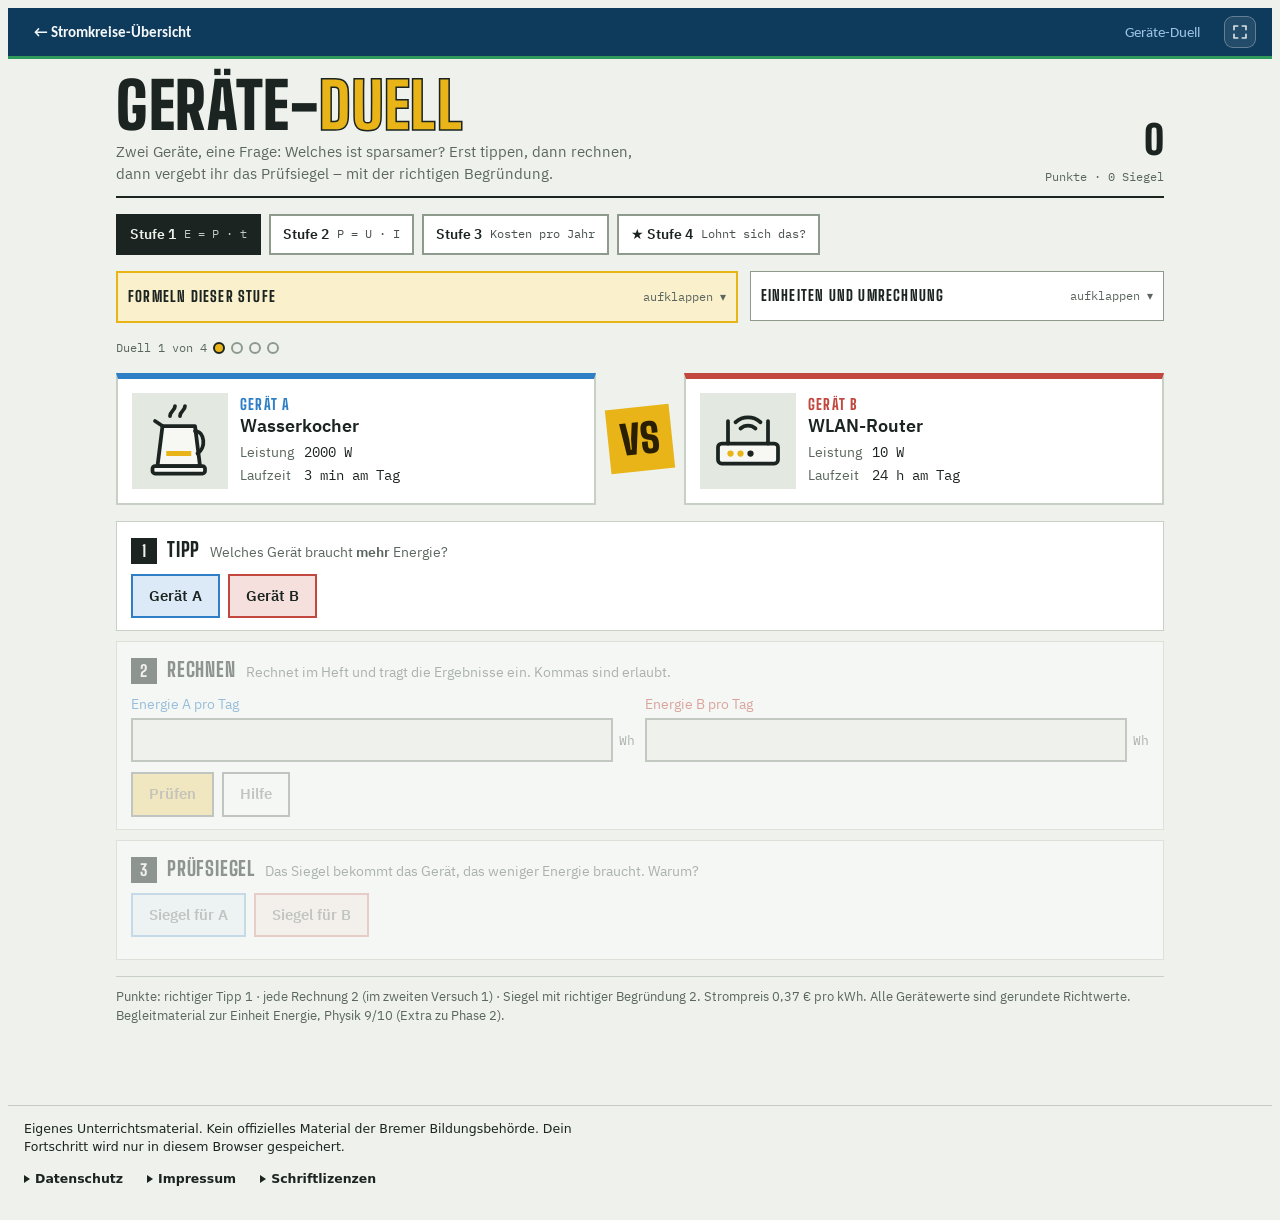
<file: sim/geraete-duell.html>
<!doctype html>
<html lang="de">
<head>
<meta charset="utf-8">
<meta name="robots" content="noindex, nofollow, noarchive">
<meta name="viewport" content="width=device-width, initial-scale=1, viewport-fit=cover">
<title>Geräte-Duell</title>
<meta name="claude:viewport-fit-sides" content="cover">
<link rel="stylesheet" href="../assets/fonts/sim-fonts.css">
<style>
/* Layout: Prüfstand-Arena – zwei Gerätekarten treten gegeneinander an, darunter der Prüfablauf (Tipp → Rechnung → Prüfsiegel) */
:root{
  --bg:#EEF1EC; --panel:#FFFFFF; --line:#C8D0C6; --line-strong:#8E9A8C;
  --ink:#1B2420; --muted:#5A665E; --soft:#E3E8E0;
  --el:#E8B417; --el-ink:#2A1F00; --el-soft:#FBF0CC;
  --a:#2F7FC6; --a-soft:#DCEAF7; --b:#C2483F; --b-soft:#F6E0DD;
  --ok:#2A7F55; --ok-soft:#DCEFE3; --bad:#B23A30; --bad-soft:#F6DFDB;
  --seal:#1F6B47; --icon-fill:#F7F8F4; --icon-stroke:#1B2420;
  --f-display:"Big Shoulders Display","Arial Narrow",Impact,sans-serif;
  --f-body:"IBM Plex Sans",system-ui,-apple-system,"Segoe UI",sans-serif;
  --f-mono:"IBM Plex Mono",ui-monospace,Menlo,Consolas,monospace;
}
@media (prefers-color-scheme: dark){:root:not([data-theme="light"]){
  --bg:#111613; --panel:#19201C; --line:#2C3530; --line-strong:#56635A;
  --ink:#E5EAE3; --muted:#9AA69D; --soft:#222A25;
  --el:#F2C230; --el-ink:#231A00; --el-soft:#3A3114;
  --a:#5EA6E8; --a-soft:#17283A; --b:#EC716C; --b-soft:#3A1E1C;
  --ok:#5CC28C; --ok-soft:#173326; --bad:#F07B6F; --bad-soft:#3B1D1A;
  --seal:#5CC28C; --icon-fill:#26302A; --icon-stroke:#E5EAE3; color-scheme:dark}}
:root[data-theme="dark"]{
  --bg:#111613; --panel:#19201C; --line:#2C3530; --line-strong:#56635A;
  --ink:#E5EAE3; --muted:#9AA69D; --soft:#222A25;
  --el:#F2C230; --el-ink:#231A00; --el-soft:#3A3114;
  --a:#5EA6E8; --a-soft:#17283A; --b:#EC716C; --b-soft:#3A1E1C;
  --ok:#5CC28C; --ok-soft:#173326; --bad:#F07B6F; --bad-soft:#3B1D1A;
  --seal:#5CC28C; --icon-fill:#26302A; --icon-stroke:#E5EAE3; color-scheme:dark}
*{box-sizing:border-box}
[hidden]{display:none!important}
body{background:var(--bg);color:var(--ink);font-family:var(--f-body);font-size:15px;line-height:1.5}
.wrap{max-width:1080px;margin:0 auto;padding-block:18px 48px;padding-left:max(16px,env(safe-area-inset-left,0px));padding-right:max(16px,env(safe-area-inset-right,0px));display:grid;gap:16px}
header.top{display:flex;flex-wrap:wrap;justify-content:space-between;align-items:flex-end;gap:12px;border-bottom:2px solid var(--ink);padding-bottom:10px}
h1{font-family:var(--f-display);font-weight:900;font-size:clamp(38px,6vw,64px);line-height:.9;margin:0;text-transform:uppercase;letter-spacing:.01em}
h1 em{font-style:normal;color:var(--el);-webkit-text-stroke:1.5px var(--ink)}
.sub{margin:6px 0 0;color:var(--muted);max-width:60ch}
.score{font-family:var(--f-mono);text-align:right;line-height:1.3}
.score b{font-family:var(--f-display);font-size:40px;font-weight:900;display:block;font-variant-numeric:tabular-nums}
.score span{font-size:12px;color:var(--muted)}
.stages{display:flex;flex-wrap:wrap;gap:8px}
.stage{font:inherit;font-size:14px;font-weight:600;padding:8px 12px;border:2px solid var(--line-strong);background:var(--panel);color:var(--ink);cursor:pointer;display:flex;gap:8px;align-items:center}
.stage[aria-pressed="true"]{background:var(--ink);color:var(--bg);border-color:var(--ink)}
.stage small{font-family:var(--f-mono);font-weight:400;font-size:11.5px;opacity:.8}
.help{display:grid;grid-template-columns:minmax(0,1.5fr) minmax(0,1fr);gap:12px;align-items:start}
@media (max-width:760px){.help{grid-template-columns:minmax(0,1fr)}}
.formula{background:var(--el-soft);border:2px solid var(--el);padding:10px;display:grid;gap:8px}
.formula .hd,.units .hd{font-family:var(--f-display);font-weight:800;font-size:15px;letter-spacing:.08em;text-transform:uppercase}
.fgrid{display:grid;grid-template-columns:repeat(auto-fit,minmax(min(100%,190px),1fr));gap:8px}
.fx{background:var(--panel);border:1.5px solid var(--el);padding:8px 10px;display:grid;gap:2px}
.fx b{font-family:var(--f-mono);font-size:17px;font-weight:600;overflow-wrap:anywhere}
.fx span{font-size:12.5px;color:var(--muted);line-height:1.35}
.units{background:var(--panel);border:1.5px solid var(--line-strong);padding:10px;display:grid;gap:6px}
.units summary,.formula summary{cursor:pointer;list-style:none;display:flex;justify-content:space-between;align-items:center;gap:8px;min-height:28px}
.units summary::-webkit-details-marker,.formula summary::-webkit-details-marker{display:none}
.units summary::after,.formula summary::after{content:"aufklappen ▾";font-family:var(--f-mono);font-size:12px;color:var(--muted);white-space:nowrap}
.units[open] summary::after,.formula[open] summary::after{content:"zuklappen ▴"}
.formula[open] summary,.units[open] summary{margin-bottom:6px}
.units table{border-collapse:collapse;width:100%;font-size:13px}
.units th{text-align:left;font-weight:600;padding:4px 8px 4px 0;vertical-align:top}
.units td{padding:4px 0;font-family:var(--f-mono);font-size:12.5px;vertical-align:top}
.units tr+tr{border-top:1px solid var(--line)}
.dots{display:flex;gap:6px;align-items:center;font-family:var(--f-mono);font-size:12px;color:var(--muted)}
.dots i{width:12px;height:12px;border:2px solid var(--line-strong);display:inline-block;border-radius:50%}
.dots i.done{background:var(--ok);border-color:var(--ok)} .dots i.cur{border-color:var(--ink);background:var(--el)}
/* Arena */
.arena{display:grid;grid-template-columns:minmax(0,1fr) auto minmax(0,1fr);gap:12px;align-items:stretch}
@media (max-width:640px){.arena{grid-template-columns:minmax(0,1fr)}.vs{justify-self:center}}
.card{position:relative;background:var(--panel);border:2px solid var(--line);padding:14px;display:grid;grid-template-columns:96px minmax(0,1fr);gap:12px;align-items:start;transition:border-color .2s,transform .2s}
.card.a{border-top:6px solid var(--a)} .card.b{border-top:6px solid var(--b)}
.card.pick{outline:3px solid var(--el);outline-offset:2px}
.card .ic{width:96px;height:96px;background:var(--soft);display:grid;place-items:center}
.card .ic svg{width:80px;height:80px}
.card .tag{font-family:var(--f-display);font-weight:800;font-size:15px;letter-spacing:.08em;text-transform:uppercase}
.card.a .tag{color:var(--a)} .card.b .tag{color:var(--b)}
.card h3{margin:0 0 4px;font-size:18px;line-height:1.25}
.card dl{margin:0;display:grid;grid-template-columns:auto minmax(0,1fr);gap:2px 10px;font-size:14px}
.card dt{color:var(--muted)} .card dd{margin:0;font-family:var(--f-mono);font-variant-numeric:tabular-nums}
.card .note{grid-column:1/-1;font-size:13px;color:var(--muted)}
.vs{align-self:center;font-family:var(--f-display);font-weight:900;font-size:40px;line-height:1;width:64px;height:64px;display:grid;place-items:center;background:var(--el);color:var(--el-ink);transform:rotate(-6deg)}
.seal{position:absolute;right:-8px;bottom:-14px;width:96px;height:96px;pointer-events:none;color:var(--seal);animation:stamp .45s cubic-bezier(.2,1.6,.4,1)}
@keyframes stamp{from{transform:scale(2.2) rotate(-30deg);opacity:0}to{transform:scale(1) rotate(-12deg);opacity:1}}
.seal{transform:rotate(-12deg)}
@media (prefers-reduced-motion: reduce){.seal{animation:none}.card{transition:none}}
/* Prüfablauf */
.steps{display:grid;gap:10px}
.step{background:var(--panel);border:1px solid var(--line);padding:12px 14px;display:grid;gap:10px}
.step.locked{opacity:.45}
.step h2{margin:0;font-family:var(--f-display);font-weight:800;font-size:20px;text-transform:uppercase;letter-spacing:.04em;display:flex;gap:10px;align-items:baseline;flex-wrap:wrap}
.step h2 .n{display:inline-grid;place-items:center;width:26px;height:26px;background:var(--ink);color:var(--bg);font-size:16px}
.step h2 small{font-family:var(--f-body);font-weight:400;font-size:14px;text-transform:none;letter-spacing:0;color:var(--muted)}
.row{display:flex;flex-wrap:wrap;gap:8px;align-items:center}
.fields{display:grid;grid-template-columns:repeat(auto-fit,minmax(min(100%,230px),1fr));gap:10px}
.field{display:grid;gap:4px}
.field label{font-size:13.5px}
.field .in{display:flex;gap:6px;align-items:center}
.field input{font:inherit;font-family:var(--f-mono);font-size:16px;width:100%;min-width:0;padding:8px 10px;border:2px solid var(--line-strong);background:var(--bg);color:var(--ink)}
.field.ok input{border-color:var(--ok);background:var(--ok-soft)} .field.bad input{border-color:var(--bad);background:var(--bad-soft)}
.field .unit{font-family:var(--f-mono);font-size:13px;color:var(--muted);white-space:nowrap}
.field.a label{color:var(--a)} .field.b label{color:var(--b)}
button{font:inherit;font-weight:600;font-size:15px;padding:9px 16px;border:2px solid var(--ink);background:var(--el);color:var(--el-ink);cursor:pointer}
button.ghost{background:transparent;color:var(--ink)}
button.pa{background:var(--a-soft);color:var(--ink);border-color:var(--a)} button.pb{background:var(--b-soft);color:var(--ink);border-color:var(--b)}
button[disabled]{opacity:.5;cursor:default}
button:focus-visible,input:focus-visible{outline:3px solid var(--el);outline-offset:2px}
.fb{font-size:14px;padding:8px 10px;border-left:4px solid var(--line-strong);background:var(--soft)}
.fb.ok{border-color:var(--ok);background:var(--ok-soft)} .fb.bad{border-color:var(--bad);background:var(--bad-soft)}
.reasons{display:grid;gap:6px}
.reasons button{text-align:left;font-weight:500;background:var(--panel);color:var(--ink);border:2px solid var(--line-strong)}
.reasons button.ok{border-color:var(--ok);background:var(--ok-soft)} .reasons button.bad{border-color:var(--bad);background:var(--bad-soft)}
/* Vergleichsbalken */
.compare{display:grid;gap:6px}
.cbar{display:grid;grid-template-columns:7.5em minmax(0,1fr) 8.5em;gap:8px;align-items:center;font-size:13.5px}
.cbar .tr{height:18px;background:var(--soft);position:relative}
.cbar .tr i{position:absolute;inset:0 auto 0 0;transition:width .6s}
.cbar.a .tr i{background:var(--a)} .cbar.b .tr i{background:var(--b)}
.cbar .v{font-family:var(--f-mono);font-size:13px;text-align:right;font-variant-numeric:tabular-nums}
.explain{font-size:14px}
.end{background:var(--panel);border:2px solid var(--ink);padding:18px;display:grid;gap:12px;justify-items:start}
.end h2{font-family:var(--f-display);font-size:32px;margin:0;text-transform:uppercase}
.gallery{display:flex;flex-wrap:wrap;gap:8px}
.gallery .g{display:flex;gap:6px;align-items:center;border:1px solid var(--line);padding:4px 8px;font-size:13px;background:var(--bg)}
.gallery .g svg{width:28px;height:28px}
footer{font-size:12.5px;color:var(--muted);border-top:1px solid var(--line);padding-top:10px}
/* Icons */
symbol .f{fill:var(--icon-fill)} symbol .s{stroke:var(--icon-stroke);stroke-width:3;fill:none;stroke-linecap:round;stroke-linejoin:round}
symbol .fs{fill:var(--icon-fill);stroke:var(--icon-stroke);stroke-width:3;stroke-linejoin:round}
symbol .y{fill:var(--el)} symbol .k{fill:var(--icon-stroke)} symbol .r{fill:var(--b)} symbol .bl{fill:var(--a)}
</style>

<svg width="0" height="0" style="position:absolute" aria-hidden="true">
  <defs>
    <symbol id="i-wasserkocher" viewBox="0 0 64 64"><path class="fs" d="M18 20h26l4 32H14z"/><path class="s" d="M44 24c8 0 9 14 2 18"/><path class="s" d="M18 20l-6-4"/><rect class="fs" x="10" y="52" width="42" height="6" rx="2"/><path class="s" d="M24 12c0-4 4-4 4-8M32 12c0-4 4-4 4-8"/><rect class="y" x="21" y="40" width="20" height="4"/></symbol>
    <symbol id="i-router" viewBox="0 0 64 64"><rect class="fs" x="8" y="34" width="48" height="16" rx="3"/><path class="s" d="M16 34V16M48 34V16"/><circle class="y" cx="18" cy="42" r="2.5"/><circle class="y" cx="26" cy="42" r="2.5"/><circle class="k" cx="34" cy="42" r="2.5"/><path class="s" d="M26 22a9 9 0 0 1 12 0M22 17a15 15 0 0 1 20 0"/></symbol>
    <symbol id="i-foehn" viewBox="0 0 64 64"><path class="fs" d="M10 18h30a12 12 0 0 1 0 24H24"/><circle class="fs" cx="40" cy="30" r="6"/><path class="fs" d="M22 40l6 0-4 18h-8z"/><path class="s" d="M4 24h2M4 30h3M4 36h2"/><rect class="y" x="23" y="46" width="4" height="4"/></symbol>
    <symbol id="i-konsole" viewBox="0 0 64 64"><path class="fs" d="M14 22h36c6 0 10 8 10 18 0 8-6 10-10 4l-5-6H19l-5 6c-4 6-10 4-10-4 0-10 4-18 10-18z"/><path class="s" d="M18 28v8M14 32h8"/><circle class="r" cx="44" cy="29" r="2.5"/><circle class="bl" cx="49" cy="34" r="2.5"/><circle class="y" cx="39" cy="34" r="2.5"/></symbol>
    <symbol id="i-toaster" viewBox="0 0 64 64"><rect class="fs" x="8" y="22" width="48" height="30" rx="8"/><path class="s" d="M20 22v-6h8v6M36 22v-6h8v6"/><path class="s" d="M48 32v10"/><rect class="y" x="14" y="44" width="10" height="3"/></symbol>
    <symbol id="i-fernseher" viewBox="0 0 64 64"><rect class="fs" x="6" y="12" width="52" height="34" rx="2"/><rect class="bl" x="11" y="17" width="42" height="24" opacity=".35"/><path class="s" d="M24 54h16M32 46v8"/></symbol>
    <symbol id="i-fernseher-alt" viewBox="0 0 64 64"><rect class="fs" x="6" y="10" width="52" height="40" rx="5"/><rect class="r" x="12" y="16" width="34" height="28" rx="3" opacity=".35"/><circle class="k" cx="52" cy="22" r="2.5"/><circle class="k" cx="52" cy="30" r="2.5"/><path class="s" d="M16 50l-4 6M48 50l4 6"/></symbol>
    <symbol id="i-staubsauger" viewBox="0 0 64 64"><ellipse class="fs" cx="22" cy="44" rx="14" ry="10"/><path class="s" d="M32 38c10-10 14-20 18-28"/><path class="fs" d="M44 50h16v6H44z"/><path class="s" d="M50 10l2 40"/><circle class="k" cx="14" cy="54" r="3"/><circle class="k" cx="30" cy="54" r="3"/></symbol>
    <symbol id="i-laptop" viewBox="0 0 64 64"><rect class="fs" x="12" y="14" width="40" height="28" rx="2"/><rect class="bl" x="16" y="18" width="32" height="20" opacity=".35"/><path class="fs" d="M4 46h56l-4 6H8z"/></symbol>
    <symbol id="i-pc" viewBox="0 0 64 64"><rect class="fs" x="4" y="12" width="36" height="26" rx="2"/><rect class="bl" x="8" y="16" width="28" height="18" opacity=".35"/><path class="s" d="M16 46h12M22 38v8"/><rect class="fs" x="44" y="12" width="16" height="40" rx="2"/><circle class="y" cx="52" cy="20" r="2.5"/><path class="s" d="M48 30h8M48 36h8"/></symbol>
    <symbol id="i-gluehlampe" viewBox="0 0 64 64"><path class="fs" d="M32 6a18 18 0 0 0-10 33v7h20v-7A18 18 0 0 0 32 6z"/><path class="s" d="M26 34l3-10 3 6 3-6 3 10"/><rect class="fs" x="23" y="46" width="18" height="10" rx="2"/><path class="s" d="M8 22H4M60 22h-4M12 8l-3-3M52 8l3-3"/></symbol>
    <symbol id="i-led" viewBox="0 0 64 64"><path class="fs" d="M32 6a18 18 0 0 0-10 33v7h20v-7A18 18 0 0 0 32 6z"/><rect class="y" x="24" y="20" width="16" height="10" rx="2"/><path class="s" d="M28 30v8M36 30v8"/><rect class="fs" x="23" y="46" width="18" height="10" rx="2"/></symbol>
    <symbol id="i-ladegeraet" viewBox="0 0 64 64"><rect class="fs" x="10" y="20" width="22" height="26" rx="3"/><path class="s" d="M16 20v-8M26 20v-8"/><path class="s" d="M32 36c8 0 8 14 16 14"/><rect class="fs" x="44" y="8" width="16" height="30" rx="3"/><path class="s" d="M50 13h4"/><path class="y" d="M53 18l-5 9h4l-2 7 6-10h-4z"/></symbol>
    <symbol id="i-laptopnetzteil" viewBox="0 0 64 64"><rect class="fs" x="8" y="22" width="30" height="20" rx="3"/><path class="s" d="M38 32h8c6 0 6 14 12 14"/><path class="s" d="M8 32H4"/><rect class="y" x="14" y="28" width="10" height="3"/></symbol>
    <symbol id="i-mikrowelle" viewBox="0 0 64 64"><rect class="fs" x="4" y="14" width="56" height="36" rx="3"/><rect class="bl" x="9" y="19" width="34" height="26" opacity=".3"/><path class="s" d="M48 22h6M48 28h6M48 34h6"/><circle class="y" cx="51" cy="42" r="3"/></symbol>
    <symbol id="i-herd" viewBox="0 0 64 64"><rect class="fs" x="4" y="38" width="56" height="18" rx="2"/><ellipse class="r" cx="32" cy="38" rx="16" ry="3" opacity=".6"/><path class="fs" d="M16 18h32v18H16z"/><path class="s" d="M12 22h4M48 22h4"/><path class="s" d="M26 12c0-3 3-3 3-6M35 12c0-3 3-3 3-6"/></symbol>
    <symbol id="i-kuehlschrank" viewBox="0 0 64 64"><rect class="fs" x="14" y="4" width="36" height="56" rx="3"/><path class="s" d="M14 24h36M20 12v6M20 30v10"/><rect class="bl" x="38" y="8" width="8" height="4" opacity=".6"/></symbol>
    <symbol id="i-kuehlschrank-alt" viewBox="0 0 64 64"><rect class="fs" x="12" y="4" width="40" height="56" rx="8"/><path class="s" d="M12 22h40M18 12v6M18 30v12"/><path class="s" d="M56 10l4-2M56 18l4 0"/></symbol>
    <symbol id="i-trockner" viewBox="0 0 64 64"><rect class="fs" x="8" y="6" width="48" height="52" rx="3"/><path class="s" d="M8 16h48"/><circle class="fs" cx="32" cy="38" r="13"/><path class="s" d="M26 36c2-3 4 3 6 0s4 3 6 0"/><circle class="y" cx="46" cy="11" r="2.5"/></symbol>
    <symbol id="i-wptrockner" viewBox="0 0 64 64"><rect class="fs" x="8" y="6" width="48" height="52" rx="3"/><path class="s" d="M8 16h48"/><circle class="fs" cx="32" cy="38" r="13"/><path class="s" d="M26 36c2-3 4 3 6 0s4 3 6 0"/><text x="14" y="13.5" font-size="7" font-family="IBM Plex Mono,monospace" class="k">WP</text><circle class="y" cx="46" cy="11" r="2.5"/></symbol>
    <symbol id="i-schreibtisch" viewBox="0 0 64 64"><path class="s" d="M14 58h26M26 58l-6-24 18-16"/><path class="fs" d="M38 10l14 6-6 12-14-6z"/><path class="y" d="M46 28l10 14-18-8z" opacity=".7"/></symbol>
    <symbol id="i-ledleiste" viewBox="0 0 64 64"><rect class="fs" x="4" y="26" width="56" height="10" rx="5"/><circle class="r" cx="12" cy="31" r="3"/><circle class="y" cx="22" cy="31" r="3"/><circle class="bl" cx="32" cy="31" r="3"/><circle class="r" cx="42" cy="31" r="3"/><circle class="y" cx="52" cy="31" r="3"/><path class="s" d="M12 20v-6M32 20v-8M52 20v-6M22 44v6M42 44v6"/></symbol>
    <symbol id="i-konsole-aus" viewBox="0 0 64 64"><rect class="fs" x="10" y="16" width="44" height="34" rx="4"/><circle class="s" cx="32" cy="33" r="8"/><path class="s" d="M32 23v8"/></symbol>
    <symbol id="i-konsole-ruhe" viewBox="0 0 64 64"><rect class="fs" x="10" y="16" width="44" height="34" rx="4"/><circle class="y" cx="46" cy="42" r="3"/><path class="s" d="M24 30a8 8 0 1 0 10-8 6 6 0 0 1-10 8z"/></symbol>
    <symbol id="seal" viewBox="0 0 120 120"><defs><path id="sealpath" d="M60 60m-44 0a44 44 0 1 1 88 0a44 44 0 1 1-88 0"/></defs>
      <circle cx="60" cy="60" r="56" fill="none" stroke="currentColor" stroke-width="5"/><circle cx="60" cy="60" r="34" fill="none" stroke="currentColor" stroke-width="2.5"/>
      <text font-family="Big Shoulders Display,Impact,sans-serif" font-weight="800" font-size="15.5" letter-spacing="2.2" fill="currentColor"><textPath href="#sealpath">GEPRÜFT · SPARSAM · GEPRÜFT · SPARSAM ·</textPath></text>
      <path d="M60 38l6.5 13.5 14.5 2-10.5 10 2.5 14.5-13-7-13 7 2.5-14.5-10.5-10 14.5-2z" fill="currentColor"/></symbol>
  </defs>
</svg>

<div class="wrap">
  <header class="top">
    <div>
      <h1>Geräte-<em>Duell</em></h1>
      <p class="sub">Zwei Geräte, eine Frage: Welches ist sparsamer? Erst tippen, dann rechnen, dann vergebt ihr das Prüfsiegel – mit der richtigen Begründung.</p>
    </div>
    <div class="score" aria-live="polite"><b id="pts">0</b><span>Punkte · <span id="seals">0</span> Siegel</span></div>
  </header>

  <nav class="stages" id="stages" aria-label="Stufen"></nav>
  <div class="help">
    <details class="formula" id="formulas"><summary><span class="hd">Formeln dieser Stufe</span></summary><div class="fgrid" id="formula"></div></details>
    <details class="units" id="units">
      <summary><span class="hd">Einheiten und Umrechnung</span></summary>
      <table>
        <tr><th>Leistung P</th><td>Watt (W) · 1 kW = 1000 W</td></tr>
        <tr><th>Energie E</th><td>Wh, kWh, Joule (J)<br>1 kWh = 1000 Wh<br>1 Wh = 3600 J · 1 kWh = 3,6 MJ</td></tr>
        <tr><th>Zeit t</th><td>1 h = 60 min = 3600 s<br>3 min = 0,05 h · 6 min = 0,1 h<br>15 min = 0,25 h · 30 min = 0,5 h</td></tr>
        <tr><th>Spannung, Strom</th><td>Volt (V), Ampere (A) · 1 V · 1 A = 1 W</td></tr>
        <tr><th>Geld, Jahr</th><td>37 ct = 0,37 € · 1 Jahr = 365 Tage = 52 Wochen</td></tr>
      </table>
    </details>
  </div>
  <div class="dots" id="dots"></div>

  <section id="game">
    <div class="arena">
      <article class="card a" id="cardA"></article>
      <div class="vs" aria-hidden="true">VS</div>
      <article class="card b" id="cardB"></article>
    </div>
  </section>

  <section class="steps" id="steps">
    <div class="step" id="st1">
      <h2><span class="n">1</span>Tipp <small id="q-tip"></small></h2>
      <div class="row"><button class="pa" id="tipA">Gerät A</button><button class="pb" id="tipB">Gerät B</button></div>
      <div class="fb" id="fb1" hidden></div>
    </div>
    <div class="step locked" id="st2">
      <h2><span class="n">2</span>Rechnen <small>Rechnet im Heft und tragt die Ergebnisse ein. Kommas sind erlaubt.</small></h2>
      <div class="fields" id="fields"></div>
      <div class="row"><button id="check" disabled>Prüfen</button><button class="ghost" id="hint" disabled>Hilfe</button></div>
      <div class="fb" id="fb2" hidden></div>
      <div class="compare" id="compare" hidden></div>
    </div>
    <div class="step locked" id="st3">
      <h2><span class="n">3</span>Prüfsiegel <small id="q-seal"></small></h2>
      <div class="row"><button class="pa" id="sealA" disabled>Siegel für A</button><button class="pb" id="sealB" disabled>Siegel für B</button></div>
      <div class="reasons" id="reasons" hidden></div>
      <div class="fb" id="fb3" hidden></div>
      <div class="row"><button id="next" hidden>Nächstes Duell</button></div>
    </div>
  </section>

  <section class="end" id="end" hidden>
    <h2>Stufe geschafft</h2>
    <p id="endtext"></p>
    <div class="gallery" id="gallery"></div>
    <div class="row"><button id="nextStage">Nächste Stufe</button><button class="ghost" id="again">Stufe wiederholen</button></div>
  </section>

  <footer>Punkte: richtiger Tipp 1 · jede Rechnung 2 (im zweiten Versuch 1) · Siegel mit richtiger Begründung 2. Strompreis 0,37 € pro kWh. Alle Gerätewerte sind gerundete Richtwerte. Begleitmaterial zur Einheit Energie, Physik 9/10 (Extra zu Phase 2).</footer>
</div>

<script>
const PRICE=0.37;
const STAGES=[
 {name:'Stufe 1',sub:'E = P · t',formula:[{f:'E = P · t',l:'Energie = Leistung · Zeit. W · h ergibt Wh.'},{f:'t in h = min : 60',l:'Minuten erst in Stunden umrechnen.'}],
  tip:'Welches Gerät braucht <b>mehr</b> Energie?', seal:'Das Siegel bekommt das Gerät, das weniger Energie braucht. Warum?'},
 {name:'Stufe 2',sub:'P = U · I',formula:[{f:'P = U · I',l:'Leistung = Spannung · Stromstärke. V · A ergibt W.'},{f:'E = P · t',l:'Danach die Energie: W · h ergibt Wh.'}],
  tip:'Welches Gerät hat die <b>größere</b> Leistung?', seal:'Das Siegel bekommt das Gerät, das weniger Energie braucht. Warum?'},
 {name:'Stufe 3',sub:'Kosten pro Jahr',formula:[{f:'E = P · t',l:'Energie pro Jahr: W · h pro Tag · 365, dann : 1000 → kWh'},{f:'Kosten = E · Preis',l:'kWh · 0,37 € pro kWh ergibt € pro Jahr.'}],
  tip:'Welches Gerät kostet im Jahr <b>mehr</b>?', seal:'Das Siegel bekommt das Gerät mit den geringeren Kosten. Warum?'},
 {name:'★ Stufe 4',sub:'Lohnt sich das?',formula:[{f:'Gesamt = Kauf + Strom',l:'Kaufpreis plus Stromkosten über den ganzen Zeitraum.'},{f:'Amortisation = Mehrpreis : Ersparnis',l:'Ergebnis in Jahren: € geteilt durch € pro Jahr.'},{f:'Kosten = E · Preis',l:'0,37 € pro kWh.'}],
  tip:'Welches Gerät ist auf lange Sicht <b>teurer</b> oder braucht <b>mehr</b>?', seal:'Wer verdient das Siegel? Begründet.'},
];
// Hilfsfunktion: Antwortoptionen
const R=(t,ok)=>({t,ok});
const DUELS=[
 // ---------- Stufe 1
 {s:0,a:{ic:'wasserkocher',n:'Wasserkocher',d:[['Leistung','2000 W'],['Laufzeit','3 min am Tag']]},
      b:{ic:'router',n:'WLAN-Router',d:[['Leistung','10 W'],['Laufzeit','24 h am Tag']]},
  more:'b', f:[{l:'Energie A pro Tag',u:'Wh',v:100},{l:'Energie B pro Tag',u:'Wh',v:240}],
  hint:'Wasserkocher: 3 min = 0,05 h → 2000 W · 0,05 h. Router: 10 W · 24 h.',
  win:'a', rs:[R('Er hat die kleinere Leistung.',false),R('Er braucht pro Tag weniger Energie, weil er nur kurz läuft.',true),R('Er ist das modernere Gerät.',false)],
  ex:'Große Leistung heißt nicht viel Energie: Der Router hat nur 10 W, läuft aber rund um die Uhr. Entscheidend ist Leistung mal Zeit.'},
 {s:0,a:{ic:'foehn',n:'Föhn',d:[['Leistung','2000 W'],['Laufzeit','6 min am Tag']]},
      b:{ic:'konsole',n:'Spielkonsole beim Zocken',d:[['Leistung','200 W'],['Laufzeit','2 h am Tag']]},
  more:'b', f:[{l:'Energie A pro Tag',u:'Wh',v:200},{l:'Energie B pro Tag',u:'Wh',v:400}],
  hint:'6 min = 0,1 h. Föhn: 2000 W · 0,1 h. Konsole: 200 W · 2 h.',
  win:'a', rs:[R('Der Föhn braucht pro Tag nur halb so viel Energie wie die Konsole.',true),R('Der Föhn hat die größere Leistung, also gewinnt er.',false),R('Beide brauchen gleich viel.',false)],
  ex:'Die Konsole hat nur ein Zehntel der Leistung des Föhns, läuft aber 20-mal so lange.'},
 {s:0,a:{ic:'toaster',n:'Toaster',d:[['Leistung','800 W'],['Laufzeit','3 min am Tag']]},
      b:{ic:'fernseher',n:'Fernseher',d:[['Leistung','100 W'],['Laufzeit','4 h am Tag']]},
  more:'b', f:[{l:'Energie A pro Tag',u:'Wh',v:40},{l:'Energie B pro Tag',u:'Wh',v:400}],
  hint:'3 min = 0,05 h. Toaster: 800 W · 0,05 h. Fernseher: 100 W · 4 h.',
  win:'a', rs:[R('Der Toaster braucht pro Tag ein Zehntel der Energie des Fernsehers.',true),R('Der Fernseher hat die kleinere Leistung.',false),R('Toaster sind immer sparsam.',false)],
  ex:'Geräte mit großer Leistung, die nur kurz laufen (Toaster, Föhn, Wasserkocher), sind oft keine großen Stromfresser.'},
 {s:0,a:{ic:'staubsauger',n:'Staubsauger',d:[['Leistung','700 W'],['Laufzeit','15 min am Tag']]},
      b:{ic:'laptop',n:'Laptop',d:[['Leistung','50 W'],['Laufzeit','3 h am Tag']]},
  more:'a', f:[{l:'Energie A pro Tag',u:'Wh',v:175},{l:'Energie B pro Tag',u:'Wh',v:150}],
  hint:'15 min = 0,25 h. Staubsauger: 700 W · 0,25 h. Laptop: 50 W · 3 h.',
  win:'b', rs:[R('Der Laptop braucht etwas weniger Energie pro Tag.',true),R('Der Laptop braucht viel weniger Energie, weil seine Leistung klein ist.',false),R('Der Staubsauger läuft kürzer, also gewinnt er.',false)],
  ex:'Knapp! 175 Wh gegen 150 Wh. Hier lohnt sich genaues Rechnen statt Schätzen.'},
 // ---------- Stufe 2
 {s:1,a:{ic:'gluehlampe',n:'Glühlampe',d:[['Spannung','230 V'],['Stromstärke','0,26 A'],['Laufzeit','4 h am Tag']]},
      b:{ic:'led',n:'LED-Lampe (gleich hell)',d:[['Spannung','230 V'],['Stromstärke','0,035 A'],['Laufzeit','4 h am Tag']]},
  more:'a', f:[{l:'Leistung A',u:'W',v:59.8},{l:'Leistung B',u:'W',v:8.05},{l:'Energie A pro Tag',u:'Wh',v:239.2},{l:'Energie B pro Tag',u:'Wh',v:32.2}],
  hint:'P = 230 V · 0,26 A bzw. 230 V · 0,035 A. Danach E = P · 4 h.',
  win:'b', rs:[R('Gleich viel Licht mit einem Siebtel der Energie.',true),R('Die LED hat die höhere Spannung.',false),R('Die LED leuchtet heller.',false)],
  ex:'Gleicher Nutzen, viel weniger Energie: Das ist Energieeffizienz. Die Glühlampe wandelt den Großteil in thermische Energie um.'},
 {s:1,a:{ic:'ladegeraet',n:'Handy-Ladegerät',d:[['Spannung','5 V'],['Stromstärke','2 A'],['Ladezeit','2 h am Tag']]},
      b:{ic:'laptopnetzteil',n:'Laptop-Netzteil (USB-C)',d:[['Spannung','20 V'],['Stromstärke','3 A'],['Ladezeit','1 h am Tag']]},
  more:'b', f:[{l:'Leistung A',u:'W',v:10},{l:'Leistung B',u:'W',v:60},{l:'Energie A pro Tag',u:'Wh',v:20},{l:'Energie B pro Tag',u:'Wh',v:60}],
  hint:'P = U · I: 5 V · 2 A und 20 V · 3 A. Danach mal Ladezeit.',
  win:'a', rs:[R('Das Handy-Ladegerät braucht pro Tag weniger Energie.',true),R('Es hat die kleinere Stromstärke, das allein reicht.',false),R('Es lädt länger, also ist es sparsamer.',false)],
  ex:'Spannung und Stromstärke zusammen bestimmen die Leistung. 2 A bei 5 V sind viel weniger als 3 A bei 20 V.'},
 {s:1,a:{ic:'mikrowelle',n:'Mikrowelle: Suppe aufwärmen',d:[['Spannung','230 V'],['Stromstärke','5 A'],['Dauer','4 min']]},
      b:{ic:'herd',n:'Herdplatte: gleiche Suppe',d:[['Spannung','230 V'],['Stromstärke','6,5 A'],['Dauer','10 min']]},
  more:'b', f:[{l:'Leistung A',u:'W',v:1150},{l:'Leistung B',u:'W',v:1495},{l:'Energie A',u:'Wh',v:76.7},{l:'Energie B',u:'Wh',v:249.2}],
  hint:'P = 230 V · I. Zeit in Stunden: 4 min = 4/60 h, 10 min = 10/60 h.',
  win:'a', rs:[R('Gleicher Nutzen (warme Suppe) mit weniger Energie.',true),R('Die Mikrowelle hat die kleinere Spannung.',false),R('Mikrowellen sind immer sparsamer als Herde.',false)],
  ex:'Die Mikrowelle erwärmt direkt das Essen. Bei der Herdplatte werden Platte, Topf und Küche mit erwärmt. Bei großen Mengen kann das anders aussehen – immer den gleichen Nutzen vergleichen.'},
 {s:1,a:{ic:'fernseher-alt',n:'Alter Plasma-Fernseher',d:[['Spannung','230 V'],['Stromstärke','1,3 A'],['Laufzeit','3 h am Tag']]},
      b:{ic:'fernseher',n:'Neuer LED-Fernseher',d:[['Spannung','230 V'],['Stromstärke','0,4 A'],['Laufzeit','3 h am Tag']]},
  more:'a', f:[{l:'Leistung A',u:'W',v:299},{l:'Leistung B',u:'W',v:92},{l:'Energie A pro Tag',u:'Wh',v:897},{l:'Energie B pro Tag',u:'Wh',v:276}],
  hint:'230 V · 1,3 A und 230 V · 0,4 A. Danach mal 3 h.',
  win:'b', rs:[R('Gleiche Fernsehzeit mit weniger als einem Drittel der Energie.',true),R('Der neue Fernseher hat ein größeres Bild.',false),R('Er braucht weniger Spannung.',false)],
  ex:'Beide hängen an 230 V. Den Unterschied macht die Stromstärke – und damit die Leistung.'},
 // ---------- Stufe 3
 {s:2,a:{ic:'kuehlschrank-alt',n:'Alter Kühlschrank',d:[['Verbrauch','330 kWh pro Jahr']]},
      b:{ic:'kuehlschrank',n:'Neuer Kühlschrank (Klasse C)',d:[['Verbrauch','150 kWh pro Jahr']]},
  more:'a', f:[{l:'Kosten A pro Jahr',u:'€',v:122.10},{l:'Kosten B pro Jahr',u:'€',v:55.50}],
  hint:'Kosten = kWh · 0,37 €.',
  win:'b', rs:[R('Er kostet im Jahr rund 67 € weniger Strom.',true),R('Er hat ein Energielabel, der alte nicht.',false),R('Er ist kleiner.',false)],
  ex:'Die Angabe kWh pro Jahr steht direkt auf dem Energielabel. Damit lassen sich Kosten sofort vergleichen.'},
 {s:2,a:{ic:'konsole-ruhe',n:'Konsole im Ruhemodus',d:[['Leistung','1,2 W'],['Dauer','22 h am Tag']]},
      b:{ic:'konsole-aus',n:'Konsole ganz aus',d:[['Leistung','0,3 W'],['Dauer','22 h am Tag']]},
  more:'a', f:[{l:'Kosten A pro Jahr',u:'€',v:3.57},{l:'Kosten B pro Jahr',u:'€',v:0.89}],
  hint:'E = W · 22 h · 365 → in kWh umrechnen (durch 1000) → mal 0,37 €.',
  win:'b', rs:[R('Ganz aus kostet weniger – aber der Unterschied ist nur etwa 2,70 € im Jahr.',true),R('Der Ruhemodus kostet über 100 € im Jahr.',false),R('Ganz aus braucht gar keine Energie.',false)],
  ex:'Standby lohnt sich zu vermeiden, ist aber klein gegen die Spielzeit selbst (rund 80 € im Jahr bei 2 h am Tag).'},
 {s:2,a:{ic:'trockner',n:'Kondenstrockner',d:[['pro Ladung','2,5 kWh'],['Nutzung','2 Ladungen pro Woche']]},
      b:{ic:'wptrockner',n:'Wärmepumpentrockner',d:[['pro Ladung','1,2 kWh'],['Nutzung','2 Ladungen pro Woche']]},
  more:'a', f:[{l:'Kosten A pro Jahr',u:'€',v:96.20},{l:'Kosten B pro Jahr',u:'€',v:46.18}],
  hint:'kWh pro Ladung · 2 · 52 Wochen · 0,37 €.',
  win:'b', rs:[R('Er trocknet die gleiche Wäsche für etwa die Hälfte der Kosten.',true),R('Er braucht keinen Strom, weil eine Wärmepumpe arbeitet.',false),R('Er trocknet schneller.',false)],
  ex:'Auch die Wärmepumpe braucht elektrische Energie – aber deutlich weniger für denselben Nutzen. Noch besser: die Wäscheleine.'},
 {s:2,a:{ic:'pc',n:'Computer mit Monitor',d:[['Leistung','150 W'],['Laufzeit','3 h am Tag']]},
      b:{ic:'laptop',n:'Laptop',d:[['Leistung','50 W'],['Laufzeit','3 h am Tag']]},
  more:'a', f:[{l:'Kosten A pro Jahr',u:'€',v:60.77},{l:'Kosten B pro Jahr',u:'€',v:20.26}],
  hint:'W · 3 h · 365 → kWh → mal 0,37 €.',
  win:'b', rs:[R('Gleiche Nutzungszeit für ein Drittel der Kosten.',true),R('Laptops brauchen keinen Strom, wenn der Akku voll ist.',false),R('Der Laptop ist leichter.',false)],
  ex:'Für Hausaufgaben und Surfen reicht oft der Laptop. Für aufwendige Spiele braucht man mehr Leistung – dann ist der Nutzen nicht gleich.'},
 // ---------- Stufe 4
 {s:3,a:{ic:'kuehlschrank-alt',n:'Alten Kühlschrank behalten',d:[['Kaufpreis','0 €'],['Verbrauch','330 kWh pro Jahr'],['Zeitraum','15 Jahre']]},
      b:{ic:'kuehlschrank',n:'Neuen Kühlschrank kaufen',d:[['Kaufpreis','700 €'],['Verbrauch','150 kWh pro Jahr'],['Zeitraum','15 Jahre']]},
  more:'a', f:[{l:'Gesamtkosten A in 15 Jahren',u:'€',v:1831.50},{l:'Gesamtkosten B in 15 Jahren',u:'€',v:1532.50}],
  hint:'A: 330 kWh · 15 · 0,37 €. B: 700 € + 150 kWh · 15 · 0,37 €.',
  win:'b', rs:[R('Trotz Kaufpreis rund 300 € günstiger in 15 Jahren – und weniger CO₂.',true),R('Neue Geräte sind immer günstiger.',false),R('Der neue ist schon im ersten Jahr günstiger.',false)],
  ex:'Der Mehrpreis zahlt sich erst nach etwa 10,5 Jahren aus. Wer nur 5 Jahre rechnet, kommt zu einem anderen Ergebnis – der Zeitraum gehört zur Begründung.'},
 {s:3,a:{ic:'schreibtisch',n:'Alte Halogen-Schreibtischlampe',d:[['Leistung','40 W'],['Laufzeit','3 h am Tag']]},
      b:{ic:'ledleiste',n:'Neue LED-Lichterleiste',d:[['Leistung','15 W'],['Laufzeit','12 h am Tag („ist ja sparsam“)']]},
  more:'b', f:[{l:'Energie A pro Jahr',u:'kWh',v:43.8},{l:'Energie B pro Jahr',u:'kWh',v:65.7}],
  hint:'W · h · 365, dann durch 1000.',
  win:'a', rs:[R('Die Halogenlampe braucht im Jahr weniger Energie, weil die LED-Leiste viel länger läuft.',true),R('Die LED-Leiste hat die kleinere Leistung, also gewinnt sie.',false),R('LEDs sind immer die bessere Wahl.',false)],
  ex:'Das nennt man Rebound-Effekt: Ein effizientes Gerät wird mehr genutzt, und die Ersparnis ist weg. Effizient heißt nicht automatisch sparsam.'},
 {s:3,a:{ic:'gluehlampe',n:'Glühlampen (40 W)',d:[['Preis','3 € pro Stück'],['Lebensdauer','1000 h'],['für','15 000 h Licht']]},
      b:{ic:'led',n:'LED-Lampe (5 W)',d:[['Preis','5 €'],['Lebensdauer','15 000 h'],['für','15 000 h Licht']]},
  more:'a', f:[{l:'Gesamtkosten A',u:'€',v:267},{l:'Gesamtkosten B',u:'€',v:32.75}],
  hint:'A: 15 Lampen · 3 € + 40 W · 15 000 h → kWh → · 0,37 €. B: 5 € + 5 W · 15 000 h → kWh → · 0,37 €.',
  win:'b', rs:[R('Über die ganze Lebensdauer kostet sie nur etwa ein Achtel.',true),R('Sie ist im Laden billiger.',false),R('Sie leuchtet heller.',false)],
  ex:'Die LED ist im Laden teurer, aber Strom ist der größte Kostenblock.'},
 {s:3,a:{ic:'trockner',n:'Kondenstrockner',d:[['Kaufpreis','450 €'],['Verbrauch','260 kWh pro Jahr']]},
      b:{ic:'wptrockner',n:'Wärmepumpentrockner',d:[['Kaufpreis','750 €'],['Verbrauch','125 kWh pro Jahr']]},
  more:'a', f:[{l:'Ersparnis von B pro Jahr',u:'€',v:49.95},{l:'Mehrpreis hat sich bezahlt nach',u:'Jahren',v:6.0}],
  hint:'Ersparnis = (260 − 125) kWh · 0,37 €. Amortisation = 300 € : Ersparnis.', nobar:true,
  win:'b', rs:[R('Der Mehrpreis ist nach etwa 6 Jahren wieder drin, der Trockner hält länger.',true),R('Er ist billiger im Laden.',false),R('Er spart schon im ersten Jahr mehr als er kostet.',false)],
  ex:'Ein Trockner hält meist 10 Jahre oder länger. Danach spart der Wärmepumpentrockner jedes Jahr weiter.'},
];

let stage=0, idx=0, pts=0, sealsCount=0; const gallery=[];
let cur, tipDone, tries, calcDone, sealDone, hintUsed;
const $=id=>document.getElementById(id);
const fmt=(x,d)=>x.toLocaleString('de-DE',{minimumFractionDigits:d,maximumFractionDigits:d});
const icon=(n,cls='')=>`<svg class="ico ${cls}" viewBox="0 0 64 64" aria-hidden="true"><use href="#i-${n}"/></svg>`;

function renderStages(){
  $('stages').innerHTML=STAGES.map((s,i)=>`<button class="stage" aria-pressed="${i===stage}" data-i="${i}">${s.name}<small>${s.sub}</small></button>`).join('');
  $('stages').querySelectorAll('button').forEach(b=>b.onclick=()=>{stage=+b.dataset.i;idx=0;startStage();});
}
function list(){return DUELS.filter(d=>d.s===stage);}
function card(side,o){
  return `<div class="ic">${icon(o.ic)}</div><div><div class="tag">Gerät ${side.toUpperCase()}</div><h3>${o.n}</h3><dl>${o.d.map(([k,v])=>`<dt>${k}</dt><dd>${v}</dd>`).join('')}</dl></div>`;
}
function startStage(){ renderStages(); $('formula').innerHTML=STAGES[stage].formula.map(x=>`<div class="fx"><b>${x.f}</b><span>${x.l}</span></div>`).join(''); $('end').hidden=true; $('game').hidden=false; $('steps').hidden=false; load(); }
function dots(){ const n=list().length; $('dots').innerHTML='Duell '+(idx+1)+' von '+n+' '+Array.from({length:n},(_,i)=>`<i class="${i<idx?'done':i===idx?'cur':''}"></i>`).join(''); }
function lock(id,l){$(id).classList.toggle('locked',l);}
function load(){
  cur=list()[idx]; tipDone=false; calcDone=false; sealDone=false; hintUsed=false; tries={};
  $('cardA').innerHTML=card('a',cur.a); $('cardB').innerHTML=card('b',cur.b);
  $('cardA').classList.remove('pick'); $('cardB').classList.remove('pick');
  $('q-tip').innerHTML=STAGES[stage].tip; $('q-seal').innerHTML=STAGES[stage].seal;
  ['fb1','fb2','fb3','compare','reasons','next'].forEach(i=>$(i).hidden=true);
  $('tipA').disabled=$('tipB').disabled=false;
  $('fields').innerHTML=cur.f.map((f,i)=>`<div class="field ${i%2===0?'a':'b'}" id="fd${i}"><label for="in${i}">${f.l}</label><div class="in"><input id="in${i}" inputmode="decimal" autocomplete="off" disabled><span class="unit">${f.u}</span></div></div>`).join('');
  $('check').disabled=$('hint').disabled=true; $('sealA').disabled=$('sealB').disabled=true;
  lock('st2',true); lock('st3',true); dots();
}
function addPts(n){pts+=n; $('pts').textContent=pts;}
function fb(id,ok,html){const e=$(id); e.hidden=false; e.className='fb '+(ok===null?'':ok?'ok':'bad'); e.innerHTML=html;}
function tip(side){
  if(tipDone) return; tipDone=true; $('tipA').disabled=$('tipB').disabled=true;
  $(side==='a'?'cardA':'cardB').classList.add('pick');
  const ok=side===cur.more; if(ok) addPts(1);
  fb('fb1',ok, ok?'Guter Riecher! +1 Punkt. Jetzt rechnet nach.':'Euer Bauchgefühl sagt etwas anderes als die Rechnung? Rechnet nach – dann wisst ihr es.');
  lock('st2',false); cur.f.forEach((_,i)=>$('in'+i).disabled=false); $('check').disabled=$('hint').disabled=false; $('in0').focus({preventScroll:true});
}
function parse(v){v=v.trim().replace(/\s/g,'').replace(/\.(?=\d{3}(\D|$))/g,'').replace(',','.'); return parseFloat(v);}
function check(){
  let all=true;
  cur.f.forEach((f,i)=>{
    const fd=$('fd'+i); if(fd.classList.contains('ok')) return;
    const x=parse($('in'+i).value); const tol=Math.max(Math.abs(f.v)*0.03,0.02);
    const ok=isFinite(x)&&Math.abs(x-f.v)<=tol;
    tries[i]=(tries[i]||0)+1;
    fd.classList.toggle('ok',ok); fd.classList.toggle('bad',!ok);
    if(ok){ addPts(tries[i]===1?2:1); $('in'+i).disabled=true; } else all=false;
  });
  if(all){ calcDone=true; $('check').disabled=$('hint').disabled=true;
    fb('fb2',true,'Alle Rechnungen stimmen.'); if(!cur.nobar) showCompare(); lock('st3',false); $('sealA').disabled=$('sealB').disabled=false; }
  else fb('fb2',false,'Rot markierte Felder stimmen noch nicht. Prüft Einheiten (min → h, Wh → kWh) und rechnet erneut. Mit „Hilfe“ seht ihr den Rechenweg.');
}
function showCompare(){
  const pairs=[]; for(let i=0;i<cur.f.length;i+=2) pairs.push([cur.f[i],cur.f[i+1]]);
  const p=pairs[pairs.length-1]; const max=Math.max(p[0].v,p[1].v);
  const d=p[0].u==='€'||p[0].u==='Jahren'?2:(Math.max(p[0].v,p[1].v)<100?1:0);
  $('compare').hidden=false;
  $('compare').innerHTML=`<div class="label" style="font-size:13px;color:var(--muted)">${p[0].l.replace(/ A( |$)/,' ')} im Vergleich</div>`+
    [['a',cur.a.n,p[0].v],['b',cur.b.n,p[1].v]].map(([s,n,v])=>`<div class="cbar ${s}"><span>Gerät ${s.toUpperCase()}</span><span class="tr"><i style="width:0"></i></span><span class="v">${fmt(v,d)} ${p[0].u}</span></div>`).join('');
  requestAnimationFrame(()=>{const is=$('compare').querySelectorAll('.tr i'); is[0].style.width=(p[0].v/max*100)+'%'; is[1].style.width=(p[1].v/max*100)+'%';});
}
function seal(side){
  if(sealDone) return;
  if(side!==cur.win){ fb('fb3',false,'Prüft eure Rechnung noch einmal: Welches Gerät erfüllt die Frage besser? Ihr dürft neu wählen.'); return; }
  $('sealA').disabled=$('sealB').disabled=true;
  const host=$(side==='a'?'cardA':'cardB');
  host.insertAdjacentHTML('beforeend','<svg class="seal" viewBox="0 0 120 120" aria-label="Prüfsiegel"><use href="#seal"/></svg>');
  $('fb3').hidden=true;
  const rs=$('reasons'); rs.hidden=false;
  const order=cur.rs.map((r,i)=>i).sort(()=>Math.random()-.5);
  rs.innerHTML='<div style="font-size:14px">Warum bekommt Gerät '+side.toUpperCase()+' das Siegel?</div>'+order.map(i=>`<button data-i="${i}">${cur.rs[i].t}</button>`).join('');
  let first=true;
  rs.querySelectorAll('button').forEach(b=>b.onclick=()=>{
    if(sealDone) return; const r=cur.rs[+b.dataset.i];
    if(r.ok){ b.classList.add('ok'); sealDone=true; if(first) addPts(2); else addPts(1);
      sealsCount++; $('seals').textContent=sealsCount; gallery.push(cur[cur.win]);
      fb('fb3',true,(first?'+2 Punkte. ':'+1 Punkt. ')+cur.ex); $('next').hidden=false;
      $('next').textContent= idx<list().length-1?'Nächstes Duell':'Stufe abschließen'; }
    else { b.classList.add('bad'); first=false; }
  });
}
function next(){
  if(idx<list().length-1){ idx++; load(); window.scrollTo({top:0,behavior:'smooth'}); }
  else end();
}
function end(){
  $('game').hidden=true; $('steps').hidden=true; $('end').hidden=false; dots();
  $('endtext').textContent=`${STAGES[stage].name} ist geschafft. Ihr habt jetzt ${pts} Punkte und ${sealsCount} Prüfsiegel. Notiert eure Punktzahl im Heft.`;
  $('gallery').innerHTML=gallery.map(o=>`<span class="g">${icon(o.ic)}${o.n}</span>`).join('');
  $('nextStage').hidden= stage>=STAGES.length-1;
}
$('tipA').onclick=()=>tip('a'); $('tipB').onclick=()=>tip('b');
$('check').onclick=check;
$('hint').onclick=()=>{ hintUsed=true; fb('fb2',null,'<b>Rechenweg:</b> '+cur.hint); };
$('sealA').onclick=()=>seal('a'); $('sealB').onclick=()=>seal('b');
$('next').onclick=next;
$('nextStage').onclick=()=>{stage=Math.min(stage+1,STAGES.length-1); idx=0; startStage(); window.scrollTo({top:0});};
$('again').onclick=()=>{idx=0; startStage();};
document.addEventListener('keydown',e=>{ if(e.key==='Enter' && e.target.tagName==='INPUT') check(); });
startStage();
</script>

<script src="../assets/vollbild.js"></script>
</html>

<!-- Lernseite: Zurück-Leiste und Schloss (Simulation selbst unverändert) -->
<script>window.SIM_ID = 'geraete-duell';</script>
<script src="../data/codes.js"></script>
<script src="../assets/lock.js"></script>

<!-- STANDARDS.md Abschnitt 4: Seitenfuß -->
<style>
.stdfuss{display:block;clear:both;margin:32px 0 0;padding:14px max(16px,env(safe-area-inset-right,0px)) calc(18px + env(safe-area-inset-bottom,0px)) max(16px,env(safe-area-inset-left,0px));border-top:1px solid rgba(128,128,128,.35);font:12.5px/1.45 system-ui,-apple-system,"Segoe UI",Roboto,sans-serif;color:inherit;text-align:left;position:relative;z-index:1}
.stdfuss *{box-sizing:border-box}
.stdfuss p{margin:0 0 8px;max-width:72ch}
.stdfuss .stdfuss-row{display:flex;flex-wrap:wrap;gap:0 24px;align-items:center}
.stdfuss .stdfuss-row button{font:inherit;font-weight:700;color:inherit;background:none;border:0;padding:5px 0;min-height:30px;cursor:pointer;display:inline-flex;align-items:center;gap:5px}
.stdfuss .stdfuss-row button::before{content:"";border:4.5px solid transparent;border-left:6px solid currentColor;border-right:0;transition:transform .15s}
.stdfuss .stdfuss-row button[aria-expanded="true"]::before{transform:rotate(90deg)}
.stdfuss .stdfuss-row button[aria-expanded="true"]{text-decoration:underline;text-underline-offset:3px}
.stdfuss .stdfuss-panel{max-width:72ch;margin-top:4px}
.stdfuss .stdfuss-panel[hidden]{display:none}
.stdfuss ul{margin:4px 0 8px;padding-left:20px}
.stdfuss li{margin:3px 0}
.stdfuss a{color:inherit;text-decoration:underline}
.stdfuss .stdfuss-hint{opacity:.75;font-size:12px}
</style>
<footer class="stdfuss" lang="de">
<p>Eigenes Unterrichtsmaterial. Kein offizielles Material der Bremer Bildungsbehörde. Dein Fortschritt wird nur in diesem Browser gespeichert.</p>
<div class="stdfuss-row">
<button type="button" aria-expanded="false" aria-controls="stdfuss-p1">Datenschutz</button>
<button type="button" aria-expanded="false" aria-controls="stdfuss-p2">Impressum</button>
<button type="button" aria-expanded="false" aria-controls="stdfuss-p3">Schriftlizenzen</button>
</div>
<div class="stdfuss-panel" id="stdfuss-p1" hidden>
<ul>
<li><b>Keine Datensammlung:</b> Diese Seite erhebt keine personenbezogenen Daten. Keine Anmeldung, keine Cookies, kein Tracking, keine Formulare, die Daten verschicken.</li>
<li><b>Speicherung nur im Browser:</b> Fortschritt und Eingaben werden höchstens im Speicher deines Browsers auf diesem Gerät abgelegt (localStorage) und nicht übertragen. Du kannst sie in den Einstellungen deines Browsers löschen.</li>
<li><b>Hosting:</b> Die Seite liegt bei GitHub Pages (GitHub, Inc., USA). GitHub verarbeitet beim Aufruf technisch notwendige Daten wie deine IP-Adresse. <a href="https://docs.github.com/de/site-policy/privacy-policies/github-general-privacy-statement" target="_blank" rel="noopener">Datenschutzerklärung von GitHub</a></li>
<li><b>Nichts von fremden Servern:</b> Schriften, Skripte und Bilder werden von dieser Seite selbst geladen.</li>
<li><b>Deine Rechte:</b> Nach der DSGVO hast du das Recht auf Auskunft, Berichtigung, Löschung und Einschränkung der Verarbeitung sowie auf Beschwerde bei einer Datenschutz-Aufsichtsbehörde.</li>
<li><b>Verantwortlich:</b> siehe Impressum.</li>
<li><b>Datenschutzbeauftragter:</b> datenschutz nord GmbH, Konsul-Smidt-Straße 88, 28217 Bremen, office@datenschutz-nord.de</li>
</ul> <a href="../datenschutz.html">Ausführliche Fassung</a>
</div>
<div class="stdfuss-panel" id="stdfuss-p2" hidden>
<p><b>Oberschule an der Hermannsburg</b><br>Hermannsburg 32f<br>28259 Bremen<br>E-Mail: 505@schule.bremen.de</p>
<p>Vertreten durch den Schulleiter Achim Kaschub</p>
</div>
<div class="stdfuss-panel" id="stdfuss-p3" hidden>
<p>Alle Schriften werden von dieser Seite selbst geladen, ohne Verbindung zu Google oder anderen Schriftdiensten. Sie stehen unter der SIL Open Font License 1.1 und wurden nicht verändert.</p>
<ul><li><b>Carlito</b> – Copyright 2013 The Carlito Project Authors, with Reserved Font Name &quot;Carlito&quot;</li><li><b>Big Shoulders Display</b> – Copyright 2019 The Big Shoulders Project Authors</li><li><b>Big Shoulders Stencil Display</b> – Copyright 2019 The Big Shoulders Project Authors</li><li><b>IBM Plex Sans</b> – Copyright © 2017 IBM Corp. with Reserved Font Name &quot;Plex&quot;</li><li><b>IBM Plex Mono</b> – Copyright © 2017 IBM Corp. with Reserved Font Name &quot;Plex&quot;</li><li><b>Barlow Condensed</b> – Copyright 2017 The Barlow Project Authors</li><li><b>JetBrains Mono</b> – Copyright 2020 The JetBrains Mono Project Authors</li><li><b>Source Sans 3</b> – Copyright 2010-2024 Adobe, with Reserved Font Name &#x27;Source&#x27;. All Rights Reserved. Source is a trademark of Adobe in the United States and/or other countries.</li></ul>
<a href="../assets/fonts/LIZENZEN.txt" target="_blank" rel="noopener">Vollständiger Lizenztext</a> (öffnet in neuem Tab)
</div>
<noscript><style>.stdfuss .stdfuss-panel[hidden]{display:block}.stdfuss .stdfuss-row{display:none}</style></noscript>
<script>(function(){var b=document.querySelectorAll('.stdfuss-row button');b.forEach(function(x){x.addEventListener('click',function(){var on=x.getAttribute('aria-expanded')!=='true';b.forEach(function(y){y.setAttribute('aria-expanded','false');document.getElementById(y.getAttribute('aria-controls')).hidden=true;});if(on){x.setAttribute('aria-expanded','true');document.getElementById(x.getAttribute('aria-controls')).hidden=false;}});});})();</script>
</footer>
</file>
<file: assets/style.css>
/* Lernseiten Physik 9/10 – gemeinsames Design (Webseiten-Standard Abschnitt 9)
   Layout: dunkelblaues Kopfband wie das Deckblatt der TC-Präsentation, darunter helle Arbeitsfläche mit Kacheln.
   Blau = Basis und Navigation, Grün = ★, Erfolg und Notizen. */
@font-face { font-family: "Carlito"; src: url("fonts/Carlito-Regular.ttf") format("truetype"); font-weight: 400; font-display: swap; }
@font-face { font-family: "Carlito"; src: url("fonts/Carlito-Bold.ttf") format("truetype"); font-weight: 700; font-display: swap; }

:root {
  --navy: #0E3B5C; --blue: #1F6FB2; --sky: #E2EEF8; --green: #2E9A5C; --green-d: #1F7346; --mint: #E3F2E8;
  --bg: #F3F6F9; --surface: #FFFFFF; --ink: #10324D; --text: #22384A; --muted: #56697A; --line: #D3DFEA;
  --band: #0E3B5C; --band-ink: #F5F8FB; --band-muted: #9CC3E6;
  --bad: #A33A2B; --bad-soft: #F7E3DF; --warn: #8A5A00; --warn-soft: #FBEFD5;
  --p1: #0E3B5C; --p2: #1F6FB2; --p3: #1F7346; --p4: #2E9A5C;
  --f-text: "Carlito", Calibri, "Segoe UI", system-ui, -apple-system, sans-serif;
  --r: 12px; --shadow: 0 1px 2px rgba(14, 59, 92, .08), 0 4px 14px rgba(14, 59, 92, .06);
}
@media (prefers-color-scheme: dark) { :root:not([data-theme="light"]) {
  --navy: #DCE8F3; --blue: #78B3EA; --sky: #17324A; --green: #5CC48A; --green-d: #86D7A8; --mint: #173A2A;
  --bg: #0B1824; --surface: #11263A; --ink: #E4EDF5; --text: #CFDCE8; --muted: #93A8BB; --line: #234059;
  --band: #0A2A42; --band-ink: #F0F5FA; --band-muted: #8DB8DE;
  --bad: #F09A8C; --bad-soft: #3A1E1A; --warn: #F0C46C; --warn-soft: #3A2E12;
  --p1: #3D7FB4; --p2: #5C9FDB; --p3: #3FA36B; --p4: #6CCB93;
  --shadow: 0 1px 2px rgba(0, 0, 0, .3); color-scheme: dark; } }
:root[data-theme="dark"] {
  --navy: #DCE8F3; --blue: #78B3EA; --sky: #17324A; --green: #5CC48A; --green-d: #86D7A8; --mint: #173A2A;
  --bg: #0B1824; --surface: #11263A; --ink: #E4EDF5; --text: #CFDCE8; --muted: #93A8BB; --line: #234059;
  --band: #0A2A42; --band-ink: #F0F5FA; --band-muted: #8DB8DE;
  --bad: #F09A8C; --bad-soft: #3A1E1A; --warn: #F0C46C; --warn-soft: #3A2E12;
  --p1: #3D7FB4; --p2: #5C9FDB; --p3: #3FA36B; --p4: #6CCB93;
  --shadow: 0 1px 2px rgba(0, 0, 0, .3); color-scheme: dark; }

* { box-sizing: border-box; }
html { -webkit-text-size-adjust: 100%; }
body { margin: 0; background: var(--bg); color: var(--text); font: 17px/1.5 var(--f-text); }
h1, h2, h3 { color: var(--ink); line-height: 1.15; margin: 0; text-wrap: balance; }
p { margin: 0; }
a { color: var(--blue); }
:focus-visible { outline: 3px solid var(--blue); outline-offset: 2px; border-radius: 6px; }
.wrap { max-width: 1120px; margin: 0 auto; padding-left: max(16px, env(safe-area-inset-left, 0px)); padding-right: max(16px, env(safe-area-inset-right, 0px)); }
.eyebrow { font-size: 13px; font-weight: 700; letter-spacing: .12em; text-transform: uppercase; color: var(--blue); }
.muted { color: var(--muted); }
.sr { position: absolute; width: 1px; height: 1px; overflow: hidden; clip: rect(0 0 0 0); white-space: nowrap; }

/* ---------- Kopfband */
.band { background: var(--band); color: var(--band-ink); border-top: 6px solid var(--green); }
.band .wrap { padding-block: 28px 30px; display: flex; flex-direction: column; gap: 14px; }
.band .eyebrow { color: var(--band-muted); }
.band h1 { color: var(--band-ink); font-size: clamp(40px, 7vw, 64px); font-weight: 700; letter-spacing: -.01em; }
.band .lead { font-size: clamp(19px, 2.4vw, 23px); color: #CFE0EF; max-width: 46ch; }
.band .lead b { color: var(--band-ink); }
.band-mini .wrap { padding-block: 14px 16px; flex-direction: row; align-items: center; gap: 16px; flex-wrap: wrap; }
.band-mini h1 { font-size: 26px; }
.back { color: var(--band-ink); text-decoration: none; font-weight: 700; padding: 8px 12px; margin-left: -12px; border-radius: 8px; min-height: 44px; display: inline-flex; align-items: center; }
.back:hover { background: rgba(255, 255, 255, .12); }

/* Phasenleiste */
.phases { display: flex; gap: 4px; margin-top: 6px; }
.phase { flex: var(--ds) 1 0; min-width: 0; padding: 8px 10px; border-radius: 8px; background: var(--c); color: #fff; font-size: 14px; line-height: 1.2; }
.phase b { display: block; font-size: 12px; letter-spacing: .08em; text-transform: uppercase; opacity: .85; }
.phase.p1 { --c: #2B5F86; } .phase.p2 { --c: #1F6FB2; } .phase.p3 { --c: #1F7346; } .phase.p4 { --c: #2E9A5C; }
@media (max-width: 640px) { .phases { flex-wrap: wrap; } .phase { flex: 1 1 45%; } }

/* ---------- Abschnitte */
main { padding-block: 28px 48px; display: flex; flex-direction: column; gap: 40px; }
.sec-head { display: flex; align-items: baseline; justify-content: space-between; gap: 12px; flex-wrap: wrap; margin-bottom: 14px; border-bottom: 2px solid var(--blue); padding-bottom: 6px; }
.sec-head h2 { font-size: 24px; }

/* Werkzeuge */
.tools { display: grid; grid-template-columns: repeat(auto-fill, minmax(170px, 1fr)); gap: 12px; }
.tool { display: flex; flex-direction: column; gap: 8px; padding: 16px; background: var(--surface); border: 1px solid var(--line); border-radius: var(--r); text-decoration: none; color: var(--text); min-height: 132px; }
a.tool:hover { border-color: var(--blue); box-shadow: var(--shadow); }
.tool svg { width: 30px; height: 30px; color: var(--blue); }
.tool h3 { font-size: 18px; }
.tool p { font-size: 15px; color: var(--muted); line-height: 1.35; }
.tool.soon { background: transparent; border-style: dashed; }
.tool.soon svg { color: var(--muted); }

/* Bereiche */
.areas { display: grid; grid-template-columns: repeat(auto-fill, minmax(330px, 1fr)); gap: 16px; }
@media (max-width: 400px) { .areas { grid-template-columns: 1fr; } }
.area { background: var(--surface); border: 1px solid var(--line); border-radius: var(--r); display: flex; flex-direction: column; overflow: hidden; }
.area-head { padding: 16px 18px 12px; display: flex; flex-direction: column; gap: 4px; }
.area-head .eyebrow { color: var(--pc); }
.area-head h3 { font-size: 21px; }
.area-head p { font-size: 15px; color: var(--muted); }
.area-list { list-style: none; margin: 0; padding: 0 8px 10px; display: flex; flex-direction: column; }
.item { display: grid; grid-template-columns: 30px 1fr; align-items: start; gap: 10px; padding: 9px 10px; border-radius: 8px; color: var(--text); text-decoration: none; min-height: 48px; }
a.item:hover { background: var(--sky); }
.item svg { width: 22px; height: 22px; color: var(--blue); justify-self: center; margin-top: 2px; }
.item .t { font-weight: 700; color: var(--ink); line-height: 1.25; }
.item .k { display: block; font-size: 13px; font-weight: 400; color: var(--muted); }
.item.soon .t { color: var(--muted); font-weight: 400; }
.item.soon svg { color: var(--muted); }
.tags { grid-column: 2; display: flex; gap: 4px; flex-wrap: wrap; margin-top: -4px; }

/* Marken */
.tag { font-size: 12px; font-weight: 700; line-height: 1; padding: 5px 7px; border-radius: 999px; border: 1.5px solid var(--blue); color: var(--blue); white-space: nowrap; }
.tag.star { border-color: var(--green-d); color: var(--green-d); }
.tag.ein { border-color: var(--muted); color: var(--muted); }
.tag.lock { background: var(--sky); border-color: var(--sky); color: var(--ink); }
.tag.open { background: var(--mint); border-color: var(--mint); color: var(--green-d); }
.tag.soon { border-style: dashed; border-color: var(--line); color: var(--muted); font-weight: 400; }

.legend { display: flex; gap: 16px; flex-wrap: wrap; font-size: 14px; color: var(--muted); align-items: center; }
.legend span { display: inline-flex; gap: 6px; align-items: center; }

footer { border-top: 1px solid var(--line); }
footer .wrap { padding-block: 18px 28px; display: flex; gap: 12px 24px; flex-wrap: wrap; justify-content: space-between; font-size: 14px; color: var(--muted); }

/* ---------- Bedienelemente */
.btn { font: 700 17px var(--f-text); min-height: 48px; padding: 10px 18px; border-radius: 10px; border: 2px solid var(--blue); background: var(--blue); color: #fff; cursor: pointer; }
.btn:hover { filter: brightness(1.08); }
.btn.ghost { background: transparent; color: var(--blue); }
.btn.ok { background: var(--green-d); border-color: var(--green-d); }
.btn.no { background: transparent; color: var(--bad); border-color: var(--bad); }
.btn:disabled { opacity: .5; cursor: default; }
:root:not([data-theme="light"]) .btn:not(.ghost):not(.no) { color: #fff; }
@media (prefers-color-scheme: dark) { :root:not([data-theme="light"]) .btn:not(.ghost):not(.no) { color: #0B1824; } }
:root[data-theme="dark"] .btn:not(.ghost):not(.no) { color: #0B1824; }
.linkbtn { background: none; border: 0; padding: 8px 4px; font: inherit; color: var(--blue); text-decoration: underline; cursor: pointer; min-height: 44px; }

.seg { display: inline-flex; flex-wrap: wrap; gap: 4px; padding: 4px; background: var(--surface); border: 1px solid var(--line); border-radius: 12px; }
.seg button { font: 700 15px var(--f-text); border: 0; background: transparent; color: var(--muted); padding: 8px 12px; border-radius: 8px; min-height: 40px; cursor: pointer; }
.seg button[aria-pressed="true"] { background: var(--blue); color: #fff; }
@media (prefers-color-scheme: dark) { :root:not([data-theme="light"]) .seg button[aria-pressed="true"] { color: #0B1824; } }
:root[data-theme="dark"] .seg button[aria-pressed="true"] { color: #0B1824; }
/* Wurzel über den ganzen Ausdruck */
.rad { display: inline-flex; align-items: stretch; white-space: nowrap; }
.rad-s { font-size: 1.15em; line-height: 1; padding-right: 1px; transform: translateY(.04em); }
.rad-b { border-top: 2px solid currentColor; padding: .08em .15em 0; line-height: 1.15; }
.formel { font-weight: 700; color: var(--ink); font-size: clamp(22px, 3.4vw, 28px); line-height: 1.4; }

/* Seitenkopf der Unterseiten: Suche und Filter */
.page-intro { display: flex; flex-direction: column; gap: 12px; }
.field { font: 400 18px var(--f-text); padding: 10px 14px; min-height: 48px; border: 2px solid var(--line); border-radius: 10px; background: var(--surface); color: var(--ink); width: 100%; max-width: 520px; }
.field:focus { border-color: var(--blue); outline: none; }
.chips { display: flex; flex-wrap: wrap; gap: 6px; }
.chip { font: 700 14px var(--f-text); border: 1.5px solid var(--line); background: var(--surface); color: var(--text); padding: 7px 12px; border-radius: 999px; min-height: 38px; cursor: pointer; }
.chip[aria-pressed="true"] { border-color: var(--blue); background: var(--sky); color: var(--ink); }

/* Seitenfuß (STANDARDS.md): bündig mit dem Inhalt (max. 1120 px) */
.stdfuss { padding-left: max(16px, env(safe-area-inset-left, 0px), calc((100% - 1120px) / 2 + 16px)) !important;
           padding-right: max(16px, env(safe-area-inset-right, 0px), calc((100% - 1120px) / 2 + 16px)) !important; color: var(--muted) !important; }
.stdfuss summary, .stdfuss .stdfuss-row button { color: var(--text); }

/* ---------- Mappe mit Reitern (Hauptseite, Glossar, Formelsammlung; Kraftwerke-Labor nutzt dieselbe Optik)
   <div class="reiter" role="tablist" style="--n:4"><button role="tab" aria-selected="true">…</button>…</div>
   <div class="mappe" role="tabpanel">…</div> */
.reiter { display: grid; grid-template-columns: repeat(var(--n, 4), minmax(0, 1fr)); align-items: end; gap: 0 4px; border-bottom: 2px solid var(--blue); }
.reiter button { font: 600 14px/1.2 var(--f-text); padding: 6px 6px 8px; min-height: 48px; border: 1.5px solid var(--line); border-bottom: 0; border-radius: 10px 10px 0 0;
  background: var(--bg); color: var(--muted); cursor: pointer; text-align: center; box-shadow: inset 0 4px 0 var(--pc, transparent); }
.reiter button small { display: block; font-weight: 400; font-size: 12px; margin-top: 2px; }
.reiter button:hover { color: var(--blue); }
.reiter button[aria-selected="true"] { font-weight: 700; font-size: 16px; min-height: 58px; background: var(--surface); color: var(--blue); border: 2px solid var(--blue); border-bottom: 0;
  margin-bottom: -2px; position: relative; z-index: 1; }
.reiter button[aria-selected="true"] small { font-size: 13px; color: var(--text); }
.reiter button[aria-selected="true"]::after { content: ""; position: absolute; left: 0; right: 0; bottom: -2px; height: 4px; background: var(--surface); }
.mappe { border: 2px solid var(--blue); border-top: 0; border-radius: 0 0 14px 14px; padding: 18px; background: var(--surface); display: flex; flex-direction: column; gap: 18px; min-width: 0; }
@media (max-width: 600px) { .reiter { gap: 0 2px; } .reiter button { font-size: 12.5px; padding: 6px 2px; hyphens: auto; } .reiter button small { font-size: 11px; }
  .reiter button[aria-selected="true"] { font-size: 13.5px; } .mappe { padding: 14px 12px; } }
.mappe .areas { grid-template-columns: repeat(auto-fit, minmax(min(100%, 330px), 1fr)); }
/* Kopf der Startseite kompakt (15.11.2026): kleinere Abstände, Leitfrage in einer Zeile mit mitwachsender Schrift */
.band:not(.band-mini) .wrap { padding-block: 16px 20px; gap: 6px; }
.band:not(.band-mini) h1 { font-size: clamp(38px, 5.2vw, 56px); line-height: 1.05; }
.band:not(.band-mini) .lead { max-width: none; font-size: clamp(17px, 2vw, 23px); text-wrap: balance; }

/* Hervorhebung im Text: Energieformen in dunkleren, lesbaren Tönen des Farbcodes (9a), Fachbegriffe fett */
:root { --ef-CE: #6E4BA8; --ef-EE: #8A6A00; --ef-BE: #1F67AE; --ef-LE: #2B7A49; --ef-TE: #BF3A35; --ef-StE: #B05A0C; --ef-SpE: #5E5E5E; }
@media (prefers-color-scheme: dark) { :root:not([data-theme="light"]) { --ef-CE: #C3AAEB; --ef-EE: #F5D25C; --ef-BE: #8CC0F0; --ef-LE: #86CFA0; --ef-TE: #F29591; --ef-StE: #F7B878; --ef-SpE: #C4C4C4; } }
:root[data-theme="dark"] { --ef-CE: #C3AAEB; --ef-EE: #F5D25C; --ef-BE: #8CC0F0; --ef-LE: #86CFA0; --ef-TE: #F29591; --ef-StE: #F7B878; --ef-SpE: #C4C4C4; }
.ef, .fbg { -webkit-hyphens: manual; hyphens: manual; }   /* hervorgehobene Wörter nicht mitten im Wort trennen */
.ef { font-weight: 700; }
.ef-CE { color: var(--ef-CE); } .ef-EE { color: var(--ef-EE); } .ef-BE { color: var(--ef-BE); } .ef-LE { color: var(--ef-LE); }
.ef-TE { color: var(--ef-TE); } .ef-StE { color: var(--ef-StE); } .ef-SpE { color: var(--ef-SpE); }
.fbg { font-weight: 700; color: var(--ink); }

/* Energieumwandlungskette (Webseiten-Standard 9a): Pfeile mit Kürzel, gleich breite Wandler-Kästen; Baustein Fluss.kette() */
  .kette { display: flex; align-items: flex-start; justify-content: safe center; gap: 3px; padding: 4px 0; overflow-x: auto; }
  .kette .ka { flex: 0 0 auto; width: 92px; display: flex; flex-direction: column; align-items: stretch; gap: 4px; padding-top: 5px; }
  .kette .ka svg { display: block; }
  .kette .ka .av { display: none; }
  .kette .ka text { font: 700 16px var(--f-text); fill: #1f1f1f; }
  .kette .kc { font-size: 12px; line-height: 1.3; color: var(--muted); text-align: center; padding-right: 16px; }   /* mittig unter dem Rechteck, ohne Spitze */
  .kette .kw { flex: 0 0 auto; min-height: 46px; line-height: 1.15; display: grid; place-items: center; border: 2px solid #1f1f1f; border-radius: 6px; padding: 0 8px; background: var(--surface); font: 700 14px var(--f-text); color: var(--ink); text-align: center; }
  @media (prefers-color-scheme: dark) { :root:not([data-theme="light"]) .kette .kw { border-color: var(--ink); } }
  :root[data-theme="dark"] .kette .kw { border-color: var(--ink); }
  @media (max-width: 720px) {   /* Handy: von links nach rechts, Umbruch wie Text */
    .kette { flex-wrap: wrap; justify-content: flex-start; row-gap: 12px; overflow-x: visible; }
  }
  .sr-only { position: absolute; width: 1px; height: 1px; overflow: hidden; clip: rect(0 0 0 0); white-space: nowrap; }
</file>
<file: assets/fonts/sim-fonts.css>
/* Schriften der Simulationen, lokal eingebunden (statt Google Fonts). Lizenz: SIL Open Font License 1.1, Copyright-Hinweise siehe LIZENZEN.txt. */
@font-face {
  font-family: 'Big Shoulders Display';
  font-style: normal;
  font-display: swap;
  font-weight: 700;
  src: url(sim/big-shoulders-display-latin-ext-700-normal.woff2) format('woff2');
  unicode-range: U+0100-02BA,U+02BD-02C5,U+02C7-02CC,U+02CE-02D7,U+02DD-02FF,U+0304,U+0308,U+0329,U+1D00-1DBF,U+1E00-1E9F,U+1EF2-1EFF,U+2020,U+20A0-20AB,U+20AD-20C0,U+2113,U+2C60-2C7F,U+A720-A7FF;
}
@font-face {
  font-family: 'Big Shoulders Display';
  font-style: normal;
  font-display: swap;
  font-weight: 700;
  src: url(sim/big-shoulders-display-latin-700-normal.woff2) format('woff2');
  unicode-range: U+0000-00FF,U+0131,U+0152-0153,U+02BB-02BC,U+02C6,U+02DA,U+02DC,U+0304,U+0308,U+0329,U+2000-206F,U+20AC,U+2122,U+2191,U+2193,U+2212,U+2215,U+FEFF,U+FFFD;
}
@font-face {
  font-family: 'Big Shoulders Display';
  font-style: normal;
  font-display: swap;
  font-weight: 800;
  src: url(sim/big-shoulders-display-latin-ext-800-normal.woff2) format('woff2');
  unicode-range: U+0100-02BA,U+02BD-02C5,U+02C7-02CC,U+02CE-02D7,U+02DD-02FF,U+0304,U+0308,U+0329,U+1D00-1DBF,U+1E00-1E9F,U+1EF2-1EFF,U+2020,U+20A0-20AB,U+20AD-20C0,U+2113,U+2C60-2C7F,U+A720-A7FF;
}
@font-face {
  font-family: 'Big Shoulders Display';
  font-style: normal;
  font-display: swap;
  font-weight: 800;
  src: url(sim/big-shoulders-display-latin-800-normal.woff2) format('woff2');
  unicode-range: U+0000-00FF,U+0131,U+0152-0153,U+02BB-02BC,U+02C6,U+02DA,U+02DC,U+0304,U+0308,U+0329,U+2000-206F,U+20AC,U+2122,U+2191,U+2193,U+2212,U+2215,U+FEFF,U+FFFD;
}
@font-face {
  font-family: 'Big Shoulders Display';
  font-style: normal;
  font-display: swap;
  font-weight: 900;
  src: url(sim/big-shoulders-display-latin-ext-900-normal.woff2) format('woff2');
  unicode-range: U+0100-02BA,U+02BD-02C5,U+02C7-02CC,U+02CE-02D7,U+02DD-02FF,U+0304,U+0308,U+0329,U+1D00-1DBF,U+1E00-1E9F,U+1EF2-1EFF,U+2020,U+20A0-20AB,U+20AD-20C0,U+2113,U+2C60-2C7F,U+A720-A7FF;
}
@font-face {
  font-family: 'Big Shoulders Display';
  font-style: normal;
  font-display: swap;
  font-weight: 900;
  src: url(sim/big-shoulders-display-latin-900-normal.woff2) format('woff2');
  unicode-range: U+0000-00FF,U+0131,U+0152-0153,U+02BB-02BC,U+02C6,U+02DA,U+02DC,U+0304,U+0308,U+0329,U+2000-206F,U+20AC,U+2122,U+2191,U+2193,U+2212,U+2215,U+FEFF,U+FFFD;
}
@font-face {
  font-family: 'Big Shoulders Stencil Display';
  font-style: normal;
  font-display: swap;
  font-weight: 700;
  src: url(sim/big-shoulders-stencil-display-latin-ext-700-normal.woff2) format('woff2');
  unicode-range: U+0100-02BA,U+02BD-02C5,U+02C7-02CC,U+02CE-02D7,U+02DD-02FF,U+0304,U+0308,U+0329,U+1D00-1DBF,U+1E00-1E9F,U+1EF2-1EFF,U+2020,U+20A0-20AB,U+20AD-20C0,U+2113,U+2C60-2C7F,U+A720-A7FF;
}
@font-face {
  font-family: 'Big Shoulders Stencil Display';
  font-style: normal;
  font-display: swap;
  font-weight: 700;
  src: url(sim/big-shoulders-stencil-display-latin-700-normal.woff2) format('woff2');
  unicode-range: U+0000-00FF,U+0131,U+0152-0153,U+02BB-02BC,U+02C6,U+02DA,U+02DC,U+0304,U+0308,U+0329,U+2000-206F,U+20AC,U+2122,U+2191,U+2193,U+2212,U+2215,U+FEFF,U+FFFD;
}
@font-face {
  font-family: 'Big Shoulders Stencil Display';
  font-style: normal;
  font-display: swap;
  font-weight: 800;
  src: url(sim/big-shoulders-stencil-display-latin-ext-800-normal.woff2) format('woff2');
  unicode-range: U+0100-02BA,U+02BD-02C5,U+02C7-02CC,U+02CE-02D7,U+02DD-02FF,U+0304,U+0308,U+0329,U+1D00-1DBF,U+1E00-1E9F,U+1EF2-1EFF,U+2020,U+20A0-20AB,U+20AD-20C0,U+2113,U+2C60-2C7F,U+A720-A7FF;
}
@font-face {
  font-family: 'Big Shoulders Stencil Display';
  font-style: normal;
  font-display: swap;
  font-weight: 800;
  src: url(sim/big-shoulders-stencil-display-latin-800-normal.woff2) format('woff2');
  unicode-range: U+0000-00FF,U+0131,U+0152-0153,U+02BB-02BC,U+02C6,U+02DA,U+02DC,U+0304,U+0308,U+0329,U+2000-206F,U+20AC,U+2122,U+2191,U+2193,U+2212,U+2215,U+FEFF,U+FFFD;
}
@font-face {
  font-family: 'Barlow Condensed';
  font-style: normal;
  font-display: swap;
  font-weight: 600;
  src: url(sim/barlow-condensed-latin-ext-600-normal.woff2) format('woff2');
  unicode-range: U+0100-02BA,U+02BD-02C5,U+02C7-02CC,U+02CE-02D7,U+02DD-02FF,U+0304,U+0308,U+0329,U+1D00-1DBF,U+1E00-1E9F,U+1EF2-1EFF,U+2020,U+20A0-20AB,U+20AD-20C0,U+2113,U+2C60-2C7F,U+A720-A7FF;
}
@font-face {
  font-family: 'Barlow Condensed';
  font-style: normal;
  font-display: swap;
  font-weight: 600;
  src: url(sim/barlow-condensed-latin-600-normal.woff2) format('woff2');
  unicode-range: U+0000-00FF,U+0131,U+0152-0153,U+02BB-02BC,U+02C6,U+02DA,U+02DC,U+0304,U+0308,U+0329,U+2000-206F,U+20AC,U+2122,U+2191,U+2193,U+2212,U+2215,U+FEFF,U+FFFD;
}
@font-face {
  font-family: 'Barlow Condensed';
  font-style: normal;
  font-display: swap;
  font-weight: 700;
  src: url(sim/barlow-condensed-latin-ext-700-normal.woff2) format('woff2');
  unicode-range: U+0100-02BA,U+02BD-02C5,U+02C7-02CC,U+02CE-02D7,U+02DD-02FF,U+0304,U+0308,U+0329,U+1D00-1DBF,U+1E00-1E9F,U+1EF2-1EFF,U+2020,U+20A0-20AB,U+20AD-20C0,U+2113,U+2C60-2C7F,U+A720-A7FF;
}
@font-face {
  font-family: 'Barlow Condensed';
  font-style: normal;
  font-display: swap;
  font-weight: 700;
  src: url(sim/barlow-condensed-latin-700-normal.woff2) format('woff2');
  unicode-range: U+0000-00FF,U+0131,U+0152-0153,U+02BB-02BC,U+02C6,U+02DA,U+02DC,U+0304,U+0308,U+0329,U+2000-206F,U+20AC,U+2122,U+2191,U+2193,U+2212,U+2215,U+FEFF,U+FFFD;
}
@font-face {
  font-family: 'JetBrains Mono';
  font-style: normal;
  font-display: swap;
  font-weight: 400;
  src: url(sim/jetbrains-mono-greek-400-normal.woff2) format('woff2');
  unicode-range: U+0370-0377,U+037A-037F,U+0384-038A,U+038C,U+038E-03A1,U+03A3-03FF;
}
@font-face {
  font-family: 'JetBrains Mono';
  font-style: normal;
  font-display: swap;
  font-weight: 400;
  src: url(sim/jetbrains-mono-latin-ext-400-normal.woff2) format('woff2');
  unicode-range: U+0100-02BA,U+02BD-02C5,U+02C7-02CC,U+02CE-02D7,U+02DD-02FF,U+0304,U+0308,U+0329,U+1D00-1DBF,U+1E00-1E9F,U+1EF2-1EFF,U+2020,U+20A0-20AB,U+20AD-20C0,U+2113,U+2C60-2C7F,U+A720-A7FF;
}
@font-face {
  font-family: 'JetBrains Mono';
  font-style: normal;
  font-display: swap;
  font-weight: 400;
  src: url(sim/jetbrains-mono-latin-400-normal.woff2) format('woff2');
  unicode-range: U+0000-00FF,U+0131,U+0152-0153,U+02BB-02BC,U+02C6,U+02DA,U+02DC,U+0304,U+0308,U+0329,U+2000-206F,U+20AC,U+2122,U+2191,U+2193,U+2212,U+2215,U+FEFF,U+FFFD;
}
@font-face {
  font-family: 'JetBrains Mono';
  font-style: normal;
  font-display: swap;
  font-weight: 600;
  src: url(sim/jetbrains-mono-greek-600-normal.woff2) format('woff2');
  unicode-range: U+0370-0377,U+037A-037F,U+0384-038A,U+038C,U+038E-03A1,U+03A3-03FF;
}
@font-face {
  font-family: 'JetBrains Mono';
  font-style: normal;
  font-display: swap;
  font-weight: 600;
  src: url(sim/jetbrains-mono-latin-ext-600-normal.woff2) format('woff2');
  unicode-range: U+0100-02BA,U+02BD-02C5,U+02C7-02CC,U+02CE-02D7,U+02DD-02FF,U+0304,U+0308,U+0329,U+1D00-1DBF,U+1E00-1E9F,U+1EF2-1EFF,U+2020,U+20A0-20AB,U+20AD-20C0,U+2113,U+2C60-2C7F,U+A720-A7FF;
}
@font-face {
  font-family: 'JetBrains Mono';
  font-style: normal;
  font-display: swap;
  font-weight: 600;
  src: url(sim/jetbrains-mono-latin-600-normal.woff2) format('woff2');
  unicode-range: U+0000-00FF,U+0131,U+0152-0153,U+02BB-02BC,U+02C6,U+02DA,U+02DC,U+0304,U+0308,U+0329,U+2000-206F,U+20AC,U+2122,U+2191,U+2193,U+2212,U+2215,U+FEFF,U+FFFD;
}
/* IBM Plex: unveränderte Originaldateien von IBM (@ibm/plex-sans 1.1.0, @ibm/plex-mono 2.5.0) */
@font-face {
  font-family: 'IBM Plex Sans';
  font-style: normal;
  font-display: swap;
  font-weight: 400;
  src: url(sim/IBMPlexSans-Regular.woff2) format('woff2');
}
@font-face {
  font-family: 'IBM Plex Sans';
  font-style: normal;
  font-display: swap;
  font-weight: 500;
  src: url(sim/IBMPlexSans-Medium.woff2) format('woff2');
}
@font-face {
  font-family: 'IBM Plex Sans';
  font-style: normal;
  font-display: swap;
  font-weight: 600;
  src: url(sim/IBMPlexSans-SemiBold.woff2) format('woff2');
}
@font-face {
  font-family: 'IBM Plex Mono';
  font-style: normal;
  font-display: swap;
  font-weight: 400;
  src: url(sim/IBMPlexMono-Regular.woff2) format('woff2');
}
@font-face {
  font-family: 'IBM Plex Mono';
  font-style: normal;
  font-display: swap;
  font-weight: 600;
  src: url(sim/IBMPlexMono-SemiBold.woff2) format('woff2');
}
/* Source Sans 3: unveränderte Originaldateien von Adobe (adobe-fonts/source-sans 3.52.0) */
@font-face {
  font-family: 'Source Sans 3';
  font-style: normal;
  font-display: swap;
  font-weight: 400;
  src: url(sim/SourceSans3-Regular.ttf.woff2) format('woff2');
}
@font-face {
  font-family: 'Source Sans 3';
  font-style: normal;
  font-display: swap;
  font-weight: 600;
  src: url(sim/SourceSans3-Semibold.ttf.woff2) format('woff2');
}
@font-face {
  font-family: 'Source Sans 3';
  font-style: normal;
  font-display: swap;
  font-weight: 700;
  src: url(sim/SourceSans3-Bold.ttf.woff2) format('woff2');
}
/* Carlito (wie auf der Lernseite), für die Übungsseite zur Klassenarbeit */
@font-face {
  font-family: 'Carlito';
  font-style: normal;
  font-display: swap;
  font-weight: 400;
  src: url(Carlito-Regular.ttf) format('truetype');
}
@font-face {
  font-family: 'Carlito';
  font-style: normal;
  font-display: swap;
  font-weight: 700;
  src: url(Carlito-Bold.ttf) format('truetype');
}
</file>
